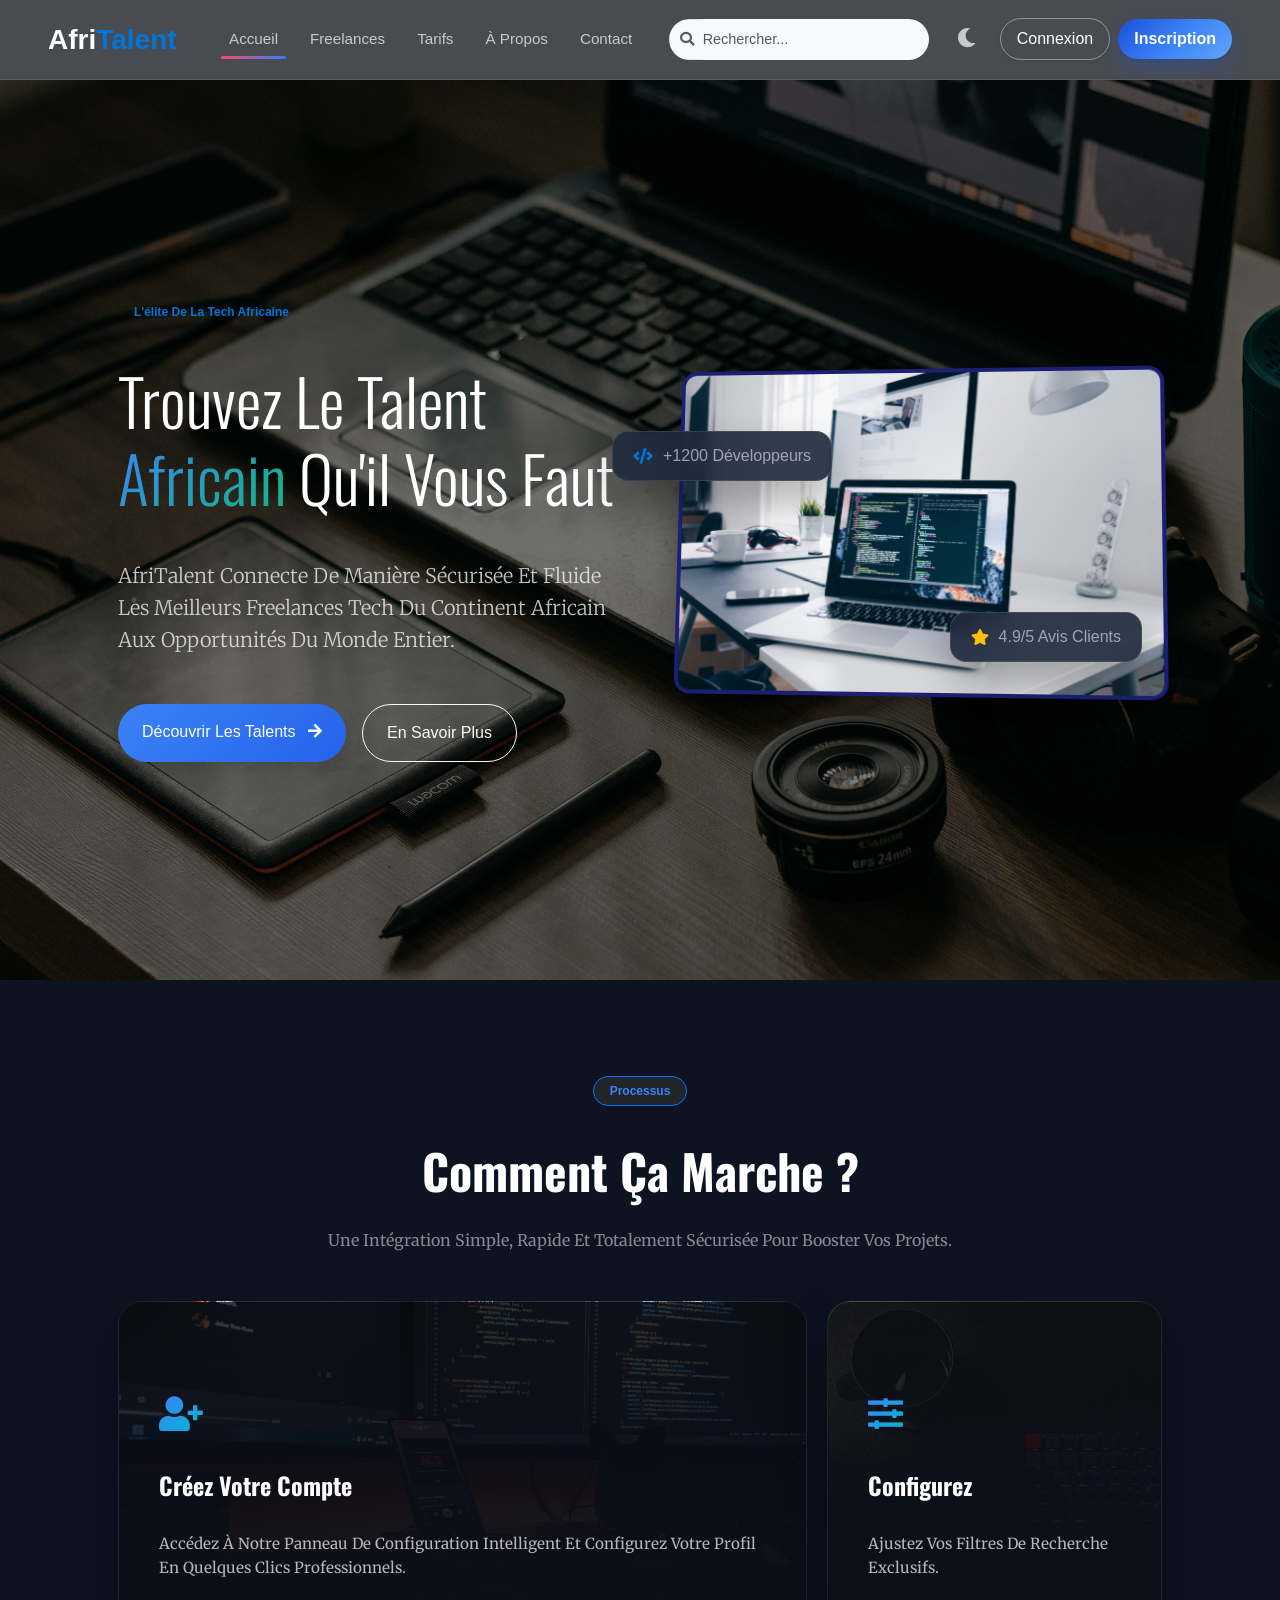
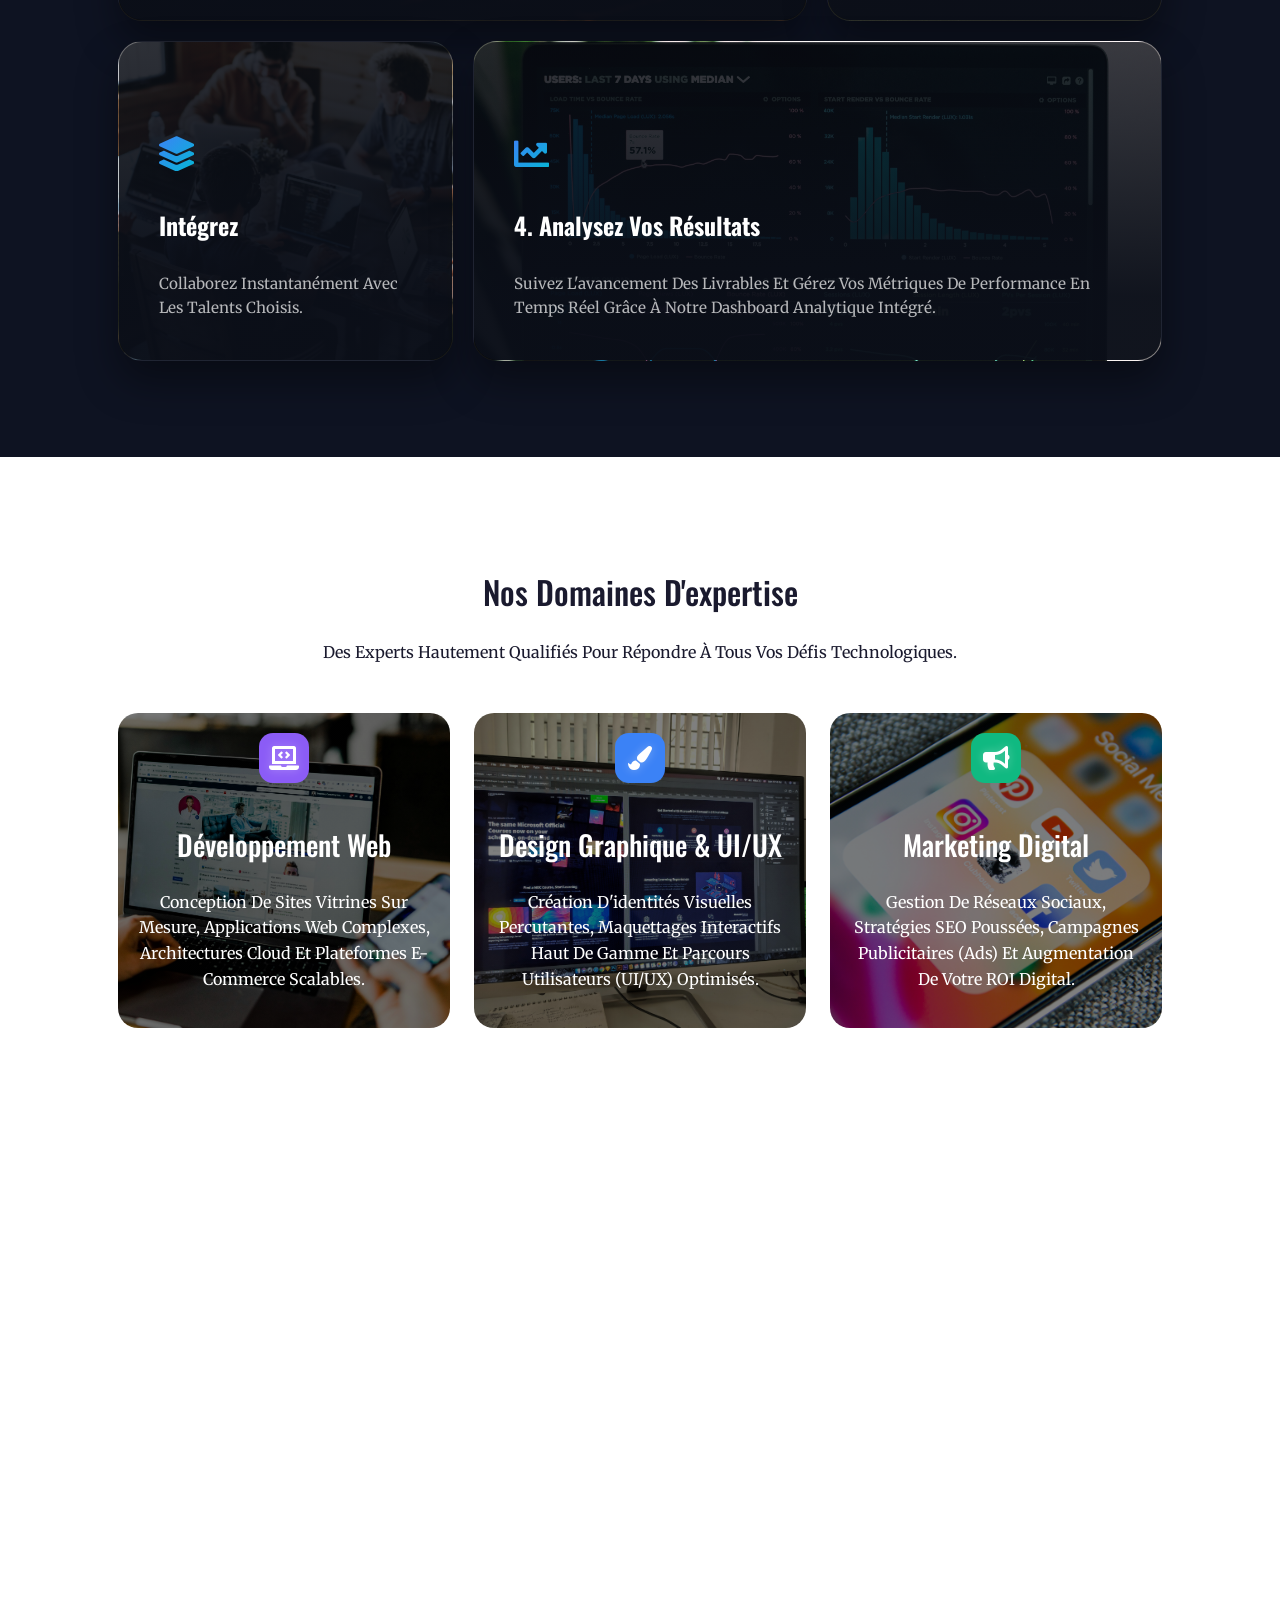
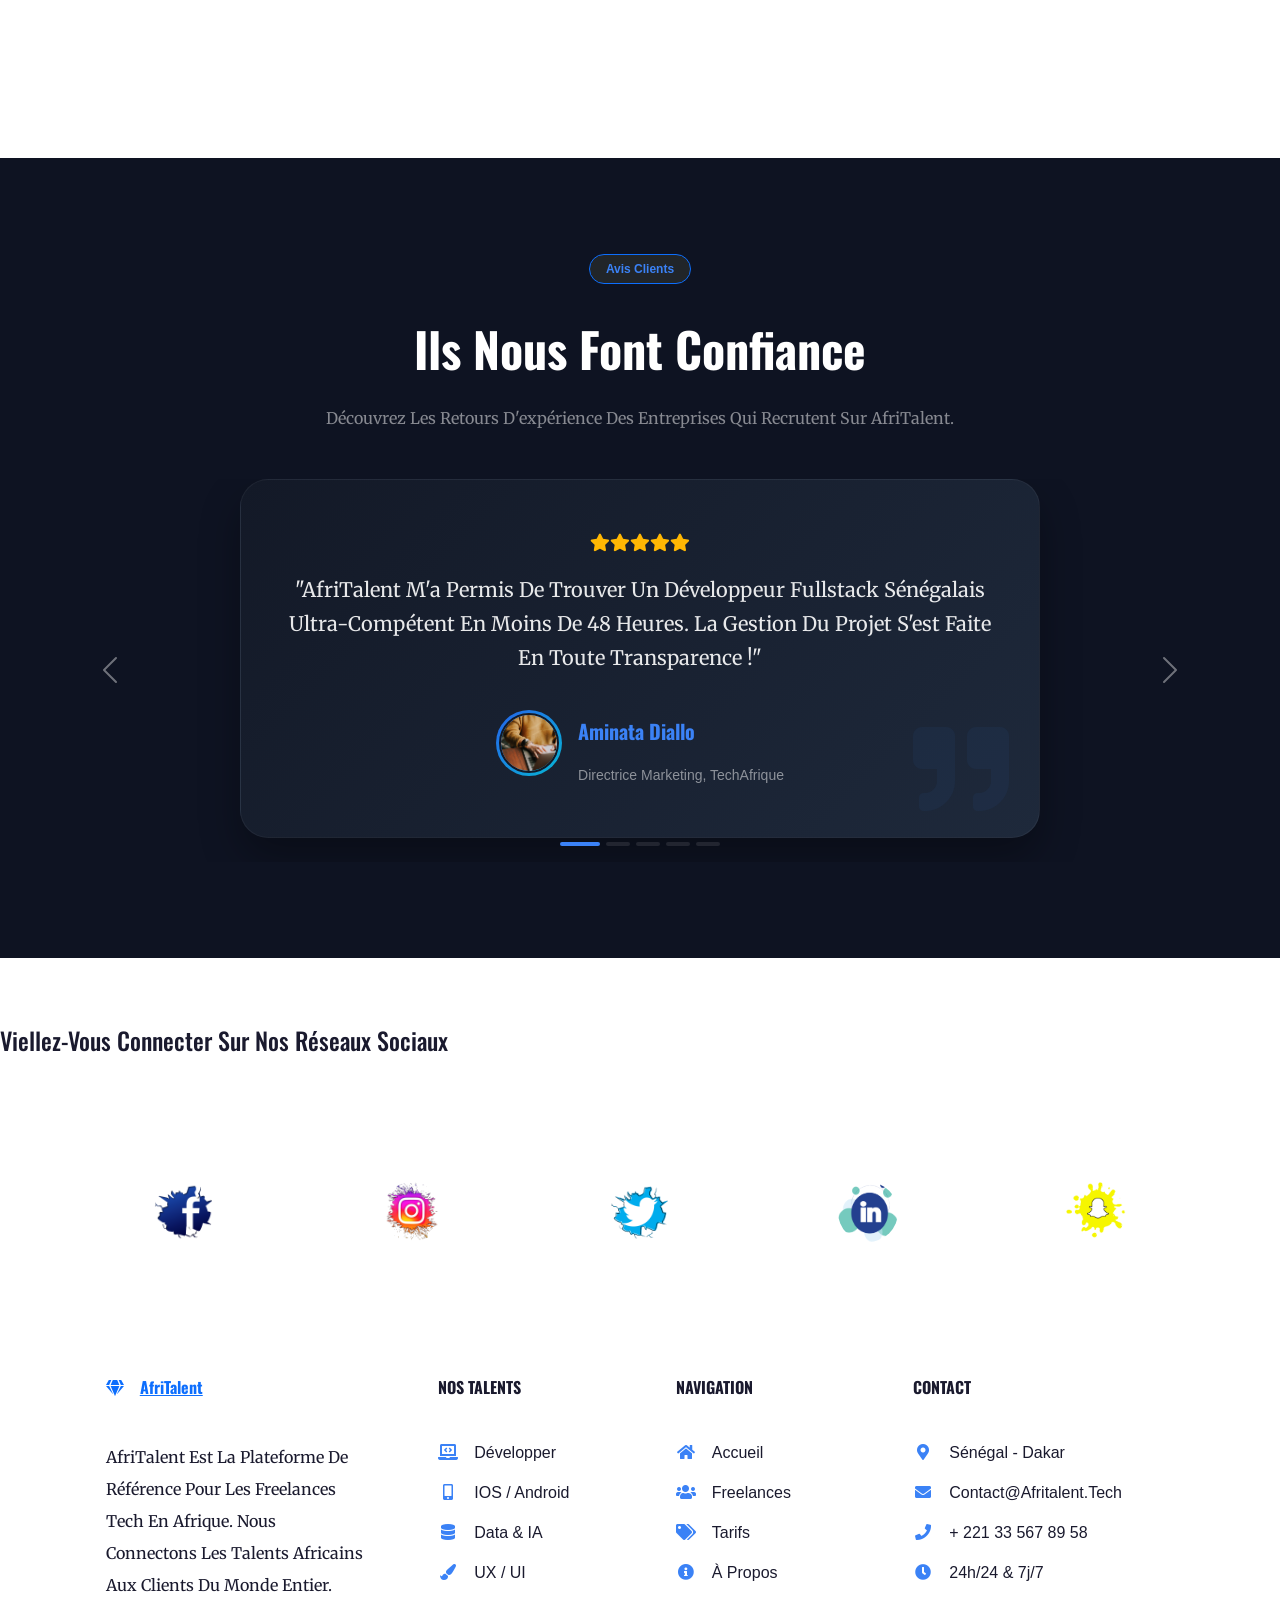
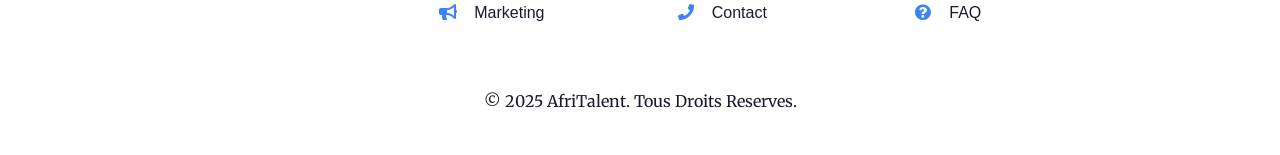
<file: index.html>
<!DOCTYPE html>
<html lang="fr">
<head> 
    <meta charset="UTF-8"> 
    <meta name="viewport" content="width=device-width, initial-scale=1.0"> 
    <title>AfriTalent</title> 
    <link rel="icon" href="images/favicon.ico.jfif" type="image/x-icon">
    <!-- Bootstrap 5 via CDN : feuille de style --> 
    <link href="https://cdn.jsdelivr.net/npm/bootstrap@5.3.0/dist/css/bootstrap.min.css" rel="stylesheet"> 
    <!-- Votre feuille de style personnelle --> 
    <link rel="stylesheet" href="css/style.css">
    <link rel="stylesheet" href="css/responsive.css">
    <!-- Fonts Google --> 
    <link rel="preconnect" href="https://fonts.googleapis.com">
    <link rel="preconnect" href="https://fonts.gstatic.com" crossorigin>
    <link href="https://fonts.googleapis.com/css2?family=Merriweather:opsz@18..144&family=Oswald:wght@200..700&display=swap" rel="stylesheet">
    <!-- Font Awesome --> 
    <link rel="stylesheet" href="https://cdnjs.cloudflare.com/ajax/libs/font-awesome/5.15.3/css/all.min.css">
</head>
<!-- AfriTalent | La plateforme des freelances tech en Afrique -->
<body> 
    <nav class="navbar navbar-expand-xl navbar-dark bg-dark sticky-top custom-navbar">
        <div class="container-fluid px-md-5"> 
            <a class="navbar-brand fw-bold fs-3" href="index.html">
                Afri<span class="text-primary-talent">Talent</span>
            </a>
            <button class="navbar-toggler" type="button" data-bs-toggle="collapse" data-bs-target="#navMenu" aria-controls="navMenu" aria-expanded="false" aria-label="Toggle navigation">
                <span class="navbar-toggler-icon"></span>
            </button>
            <div class="collapse navbar-collapse" id="navMenu">
            
                <ul class="navbar-nav mx-auto mb-2 mb-xl-0 gap-3">
                    <li class="nav-item"><a class="nav-link active" href="index.html">Accueil</a></li>
                    <li class="nav-item"><a class="nav-link" href="freelances.html">Freelances</a></li>
                    <li class="nav-item"><a class="nav-link" href="tarifs.html">Tarifs</a></li>
                    <li class="nav-item"><a class="nav-link" href="about.html">À propos</a></li>
                    <li class="nav-item"><a class="nav-link" href="contact.html">Contact</a></li>
                </ul>

                <div class="d-flex flex-column flex-xl-row align-items-stretch align-items-xl-center gap-3">
                    
                    <form class="search-navbar m-0" role="search" action="/recherche" method="GET">
                        <div class="input-group">
                            <span class="input-group-text bg-light text-muted border-end-0">
                                <i class="fas fa-search"></i>
                            </span>
                            <input class="form-control bg-light border-start-0 ps-0 text-dark" type="search" placeholder="Rechercher..." aria-label="Rechercher" name="query">
                        </div>
                    </form>

                    <div class="buton  d-flex align-items-center gap-2">
                        <button id="theme-toggle" class="btn theme-btn-style me-1" aria-label="Changer de thème">
                            <i class="fas fa-moon" id="theme-icon"></i>
                        </button>
                        <a href="connexion.html" class="btns-connexion btn-outline-light rounded-pill px-3 shadow-sm">Connexion</a>
                        <a href="inscription.html" class="btn-inscription btn-outline-light rounded-pill px-3 shadow-sm">Inscription</a>
                    </div>
                </div> 
            </div>
        </div>
    </nav>
    <!-- contenu principal -->
    
    <main> 
        <!-- SECTION HERO : DISPOSITION ASYMÉTRIQUE & TYPOGRAPHIE EXPRESSIVE -->
        <section id="hero-premium" class="d-flex align-items-center"> 
            <div class="container px-md-5">
                <div class="row align-items-center">
                    <div class="col-lg-6 hero-text-box">
                        <span class="badge bg-primary-soft text-primary-talent mb-3 px-3 py-2 rounded-pill fw-semibold">L'élite de la Tech Africaine</span>
                        <h1 class="display-3 fw-extrabold text-white mb-4">
                            Trouvez le talent <br><span class="text-gradient">Africain</span> qu'il vous faut
                        </h1> 
                        <p class="lead text-white6£-afri mb-5">
                            AfriTalent connecte de manière sécurisée et fluide les meilleurs freelances tech du continent africain aux opportunités du monde entier.
                        </p> 
                        <div class="d-flex gap-3 core-buttons">
                            <a href="freelances.html" class="btn btn-primary-talent rounded-pill px-4 py-3 shadow">Découvrir les talents <i class="fas fa-arrow-right ms-2"></i></a> 
                            <a href="#bento-section" class="btn btn-outline-light rounded-pill px-4 py-3">En savoir plus</a>
                        </div>
                    </div>
                    <div class="col-lg-6 position-relative mt-5 mt-lg-0">
                        <div class="hero-image-wrapper">
                            <div class="floating-card card-1"><i class="fas fa-code text-primary-talent"></i> <span>+1200 Développeurs</span></div>
                            <div class="floating-card card-2"><i class="fas fa-star text-warning"></i> <span>4.9/5 Avis clients</span></div>
                            <img src="images/image-1-(4).jpg
                            " alt="Freelance working" class="img-fluid rounded-4 shadow-2xl hero-img-asymmetric">
                        </div>
                    </div>
                </div>
            </div> 
        </section>
         <!-- section Bento -->
        <section id="bento-section" class="py-5 bg-dark-section">
            <div class="container px-md-5 py-5">
                <div class="text-center mb-5">
                    <span class="badge bg-dark text-blue-talent border border-primary mb-3 px-3 py-2 rounded-pill">Processus</span>
                    <h2 class="section-title text-white fw-bold display-5">Comment ça marche ?</h2>
                    <p class="text-white-50">Une intégration simple, rapide et totalement sécurisée pour booster vos projets.</p>
                </div>
                
                <div class="bento-grid">
                    <!-- Carte 1 : Inscription (Large) -->
                    <div class="bento-card bento-1">
                        <div class="bento-overlay"></div>
                        <div class="bento-content">
                            <div class="bento-icon"><i class="fas fa-user-plus"></i></div>
                            <h3>Créez votre compte</h3>
                            <p>Accédez à notre panneau de configuration intelligent et configurez votre profil en quelques clics professionnels.</p>
                        </div>
                    </div>

                    <!-- Carte 2 : Configuration (Petite) -->
                    <div class="bento-card bento-2">
                        <div class="bento-overlay"></div>
                        <div class="bento-content">
                            <div class="bento-icon"><i class="fas fa-sliders-h"></i></div>
                            <h3>Configurez</h3>
                            <p>Ajustez vos filtres de recherche exclusifs.</p>
                        </div>
                    </div>

                    <!-- Carte 3 : Intégration (Petite) -->
                    <div class="bento-card bento-3">
                        <div class="bento-overlay"></div>
                        <div class="bento-content">
                            <div class="bento-icon"><i class="fas fa-layer-group"></i></div>
                            <h3>Intégrez</h3>
                            <p>Collaborez instantanément avec les talents choisis.</p>
                        </div>
                    </div>

                    <!-- Carte 4 : Analyse (Large) -->
                    <div class="bento-card bento-4">
                        <div class="bento-overlay"></div>
                        <div class="bento-content">
                            <div class="bento-icon"><i class="fas fa-chart-line"></i></div>
                            <h3>4. Analysez vos résultats</h3>
                            <p>Suivez l'avancement des livrables et gérez vos métriques de performance en temps réel grâce à notre dashboard analytique intégré.</p>
                        </div>
                    </div>
                </div>
            </div>
        </section>
         <!-- Section Statistiques --> 
        <section id="services-premium" class="py-5"> 
            <div class="container px-md-5 py-5"> 
                <div class="text-center mb-5">
                    <h2>Nos domaines d'expertise</h2> 
                    <p class="">Des experts hautement qualifiés pour répondre à tous vos défis technologiques.</p>
                </div>
                <div class="row g-4"> 
                    <div class="col-md-4">
                        <div class="service-card-premium1">
                            <div class="icon-box bg-purple"><i class="fas fa-laptop-code"></i></div>
                            <h3>Développement Web</h3> 
                            <p>Conception de sites vitrines sur mesure, applications web complexes, architectures Cloud et plateformes e-commerce scalables.</p>
                        </div>
                    </div> 
                    <div class="col-md-4"> 
                        <div class="service-card-premium">
                            <div class="icon-box bg-blue">
                                <i class="fas fa-paint-brush"></i>
                            </div>
                            <h3>Design Graphique & UI/UX</h3> 
                            <p>Création d'identités visuelles percutantes, maquettages interactifs haut de gamme et parcours utilisateurs (UI/UX) optimisés.</p>
                        </div>
                    </div> 
                    <div class="col-md-4"> 
                        <div class="service-card-premium11">
                            <div class="icon-box bg-green"><i class="fas fa-bullhorn"></i></div>
                            <h3>Marketing Digital</h3> 
                            <p>Gestion de réseaux sociaux, stratégies SEO poussées, campagnes publicitaires (Ads) et augmentation de votre ROI digital.</p>
                        </div>
                    </div> 
                </div> 
            </div> 
        </section>
        <!-- SECTION STATISTIQUES : COMPTEURS PREMIUM --> 
        <section id="statistiques" class="py-5 bg-dark-stats fade-in"> 
            <div class="container py-5"> 
                <div class="text-center mb-5">
                    <span class="badge bg-dark text-blue-talent border border-primary mb-3 px-3 py-2 rounded-pill">Impact</span>
                    <h2 class="section-title fw-bold display-5">AfriTalent en chiffres</h2> 
                    <p class="">La première communauté tech qui transforme les opportunités sur le continent.</p>
                </div>

                <div class="row g-4 text-center justify-content-center"> 
                    
                    <!-- Stat 1 : Freelances -->
                    <div class="col-sm-6 col-md-4">
                        <div class="stat-card">
                            <div class="stat-icon"><i class="fas fa-users-cog"></i></div>
                            <div class="stat-number" data-target="3200">0</div>
                            <div class="stat-label">Freelances Qualifiés</div>
                        </div>
                    </div> 
            
                    <!-- Stat 2 : Pays -->
                    <div class="col-sm-6 col-md-4">
                        <div class="stat-card">
                            <div class="stat-icon"><i class="fas fa-globe-africa"></i></div>
                            <div class="stat-number" data-target="75">0</div>
                            <div class="stat-label">Pays Représentés</div>
                        </div>
                    </div> 
                    
                    <!-- Stat 3 : Projets -->
                    <div class="col-sm-6 col-md-4">
                        <div class="stat-card">
                            <div class="stat-icon"><i class="fas fa-laptop-house"></i></div>
                            <div class="stat-number" data-target="7500">0</div>
                            <div class="stat-label">Projets Réalisés</div>
                        </div>
                    </div> 

                </div> 
            </div> 
        </section>
        <!-- SECTION TÉMOIGNAGES --> 
        <section id="testimonials-carousel-section" class="py-5 bg-dark-section"> 
            <div class="container py-5"> 
                <div class="text-center mb-5">
                    <span class="badge bg-dark text-blue-talent border border-primary mb-3 px-3 py-2 rounded-pill">Avis clients</span>
                    <h2 class="section-title text-white fw-bold display-5">Ils nous font confiance</h2> 
                    <p class="text-white-50">Découvrez les retours d'expérience des entreprises qui recrutent sur AfriTalent.</p>
                </div>

                <div id="premiumTestimonialCarousel" class="carousel slide" data-bs-ride="carousel" data-bs-interval="5000">
                    <div class="carousel-indicators custom-indicators">
                        <button type="button" data-bs-target="#premiumTestimonialCarousel" data-bs-slide-to="0" class="active" aria-current="true"></button>
                        <button type="button" data-bs-target="#premiumTestimonialCarousel" data-bs-slide-to="1"></button>
                        <button type="button" data-bs-target="#premiumTestimonialCarousel" data-bs-slide-to="2"></button>
                        <button type="button" data-bs-target="#premiumTestimonialCarousel" data-bs-slide-to="3"></button>
                        <button type="button" data-bs-target="#premiumTestimonialCarousel" data-bs-slide-to="4"></button>
                    </div>

                    <div class="carousel-inner text-center text-white pb-4">
                        
                        <div class="carousel-item active">
                            <div class="testimonial-bubble shadow-lg mx-auto">
                                <i class="fas fa-quote-right quote-icon-bg"></i>
                                <div class="stars-rating mb-3">
                                    <i class="fas fa-star"></i><i class="fas fa-star"></i><i class="fas fa-star"></i><i class="fas fa-star"></i><i class="fas fa-star"></i>
                                </div>
                                <p class="fs-5 testimonial-text">"AfriTalent m'a permis de trouver un développeur Fullstack sénégalais ultra-compétent en moins de 48 heures. La gestion du projet s'est faite en toute transparence !"</p>
                                <div class="d-flex align-items-center justify-content-center mt-4 gap-3">
                                    <div class="avatar-wrapper">
                                        <img src="images/image-1-(3).jpg" alt="Aminata Diallo" class="rounded-circle testimonial-avatar">
                                    </div>
                                    <div class="text-start">
                                        <h5 class="text-blue-talent mb-0 fw-bold">Aminata Diallo</h5>
                                        <small class="text-white-50">Directrice Marketing, TechAfrique</small>
                                    </div>
                                </div>
                            </div>
                        </div>

                        <div class="carousel-item">
                            <div class="testimonial-bubble shadow-lg mx-auto">
                                <i class="fas fa-quote-right quote-icon-bg"></i>
                                <div class="stars-rating mb-3">
                                    <i class="fas fa-star"></i><i class="fas fa-star"></i><i class="fas fa-star"></i><i class="fas fa-star"></i><i class="fas fa-star"></i>
                                </div>
                                <p class="fs-5 testimonial-text">"Le système de Bento Grid et le suivi des résultats sont bluffants. Trouver des experts UX/UI basés au Kenya ou en Côte d'Ivoire n'a jamais été aussi intuitif."</p>
                                <div class="d-flex align-items-center justify-content-center mt-4 gap-3">
                                    <div class="avatar-wrapper">
                                        <img src="images/téléchargement-(4).jfif" alt="julliana Dubois" class="rounded-circle testimonial-avatar">
                                    </div>
                                    <div class="text-start">
                                        <h5 class="text-blue-talent mb-0 fw-bold">Marc Dubois</h5>
                                        <small class="text-white-50">Fondateur de NextGen Studio</small>
                                    </div>
                                </div>
                            </div>
                        </div>

                        <div class="carousel-item">
                            <div class="testimonial-bubble shadow-lg mx-auto">
                                <i class="fas fa-quote-right quote-icon-bg"></i>
                                <div class="stars-rating mb-3">
                                    <i class="fas fa-star"></i><i class="fas fa-star"></i><i class="fas fa-star"></i><i class="fas fa-star"></i><i class="fas fa-star"></i>
                                </div>
                                <p class="fs-5 testimonial-text">"La qualité technique des profils est impressionnante. Notre nouvel ingénieur DevOps basé au Cameroun a restructuré toute notre infrastructure Cloud en un temps record."</p>
                                <div class="d-flex align-items-center justify-content-center mt-4 gap-3">
                                    <div class="avatar-wrapper">
                                        <img src="images/Refined.jfif" alt="Patrice Kone" class="rounded-circle testimonial-avatar">
                                    </div>
                                    <div class="text-start">
                                        <h5 class="text-blue-talent mb-0 fw-bold">Patrice Koné</h5>
                                        <small class="text-white-50">CTO, KamCloud Services</small>
                                    </div>
                                </div>
                            </div>
                        </div>

                        <div class="carousel-item">
                            <div class="testimonial-bubble shadow-lg mx-auto">
                                <i class="fas fa-quote-right quote-icon-bg"></i>
                                <div class="stars-rating mb-3">
                                    <i class="fas fa-star"></i><i class="fas fa-star"></i><i class="fas fa-star"></i><i class="fas fa-star"></i><i class="text-white-50 far fa-star"></i>
                                </div>
                                <p class="fs-5 testimonial-text">"Ce qui me plaît le plus, c'est la sécurisation des paiements. Les freelances travaillent sereinement, et nous, nous ne débloquons les fonds que lorsque le code est validé."</p>
                                <div class="d-flex align-items-center justify-content-center mt-4 gap-3">
                                    <div class="avatar-wrapper">
                                        <img src="images/Crisp-Taper-Fade.jfif" alt="Sarah Jenkins" class="rounded-circle testimonial-avatar">
                                    </div>
                                    <div class="text-start">
                                        <h5 class="text-blue-talent mb-0 fw-bold">Sarah Jenkins</h5>
                                        <small class="text-white-50">Product Owner, GlobalTech NY</small>
                                    </div>
                                </div>
                            </div>
                        </div>

                        <div class="carousel-item">
                            <div class="testimonial-bubble shadow-lg mx-auto">
                                <i class="fas fa-quote-right quote-icon-bg"></i>
                                <div class="stars-rating mb-3">
                                    <i class="fas fa-star"></i><i class="fas fa-star"></i><i class="fas fa-star"></i><i class="fas fa-star"></i><i class="fas fa-star"></i>
                                </div>
                                <p class="fs-5 testimonial-text">"En tant que startup, recruter des talents hautement qualifiés à des tarifs compétitifs via AfriTalent a littéralement sauvé notre phase de lancement applicatif."</p>
                                <div class="d-flex align-items-center justify-content-center mt-4 gap-3">
                                    <div class="avatar-wrapper">
                                        <img src="images/alexander-shatov-mr4JG4SYOF8-unsplash.jpg" alt="Ousmane Sy" class="rounded-circle testimonial-avatar">
                                    </div>
                                    <div class="text-start">
                                        <h5 class="text-blue-talent mb-0 fw-bold">Ousmane Sy</h5>
                                        <small class="text-white-50">Co-fondateur, Baobab Invest</small>
                                    </div>
                                </div>
                            </div>
                        </div>

                    </div>

                    <button class="carousel-control-prev custom-carousel-btn" type="button" data-bs-target="#premiumTestimonialCarousel" data-bs-slide="prev">
                        <span class="carousel-control-prev-icon" aria-hidden="true"></span>
                    </button>
                    <button class="carousel-control-next custom-carousel-btn" type="button" data-bs-target="#premiumTestimonialCarousel" data-bs-slide="next">
                        <span class="carousel-control-next-icon" aria-hidden="true"></span>
                    </button>
                </div>
            </div> 
        </section>
    </main>
    <!-- Pied de page --> 
    <footer class="text-center text-lg-start   mt-5">
        <!-- div: Social media -->
            <div class="me-5 d-none d-lg-block">
                <h4>viellez-vous connecter sur nos réseaux sociaux</h4>
            </div>
        <!-- div: Social media -->
        <div class="social-media">
            <div class="container text-center">
                <div class="row social-icones">
                    <div class="col"><a href="https://www.facebook.com"><img src="images/facboook.jpg" alt=""></a></div>
                    <div class="col"><a href="https://www.instagram.com"><img src="images/insta.png" alt="" ></a></div>
                    <div class="col"><a href="https://www.twitter.com"><img src="images/twitter.png" alt=""></a></div>                            
                    <div class="col"><a href="https://www.linkedin.com"><img src="images/linkedin.png" alt=""></a></div>
                    <div class="col"><a href="https://www.snapchat.com"><img src="images/snap.png" alt=""></a></div>
                </div>
            </div>
        </div>
        <!-- div: Links  -->
        <div class="container">
            <div class="row mt-3">           
                <div class="col-md-3 col-lg-4 col-xl-3 mx-auto mb-4">
                    <h6 class="text-uppercase fw-bold mb-4 text-blue-talent">
                        <a href="index.html"><i class="fas fa-gem me-3 t-done"></i>AfriTalent</a>
                    </h6>
                    <p class=" lh-lg">
                        AfriTalent est la plateforme de référence pour les freelances tech en Afrique. 
                        Nous connectons les talents africains aux clients du monde entier.
                    </p>
                </div>                
                <div class="col-md-2 col-lg-2 col-xl-2 mx-auto mb-4">
                    <h6 class="text-uppercase fw-bold mb-4 ">Nos Talents</h6>
                    <ul class="list-unstyled footer-links">
                        <li class="mb-3"><a href="developpement-web.html" class="text-reset"><i class="fas fa-laptop-code me-3 icon-width"></i>Développer</a></li>
                        <li class="mb-3"><a href="mobile.html" class="text-reset"><i class="fas fa-mobile-alt me-3 icon-width"></i>iOS / Android</a></li>
                        <li class="mb-3"><a href="data-science.html" class="text-reset"><i class="fas fa-database me-3 icon-width"></i>Data & IA</a></li>
                        <li class="mb-3"><a href="design-ux-ui.html" class="text-reset"><i class="fas fa-paint-brush me-3 icon-width"></i>UX / UI</a></li>
                        <li class="mb-3"><a href="marketing-digital.html" class="text-reset"><i class="fas fa-bullhorn me-3 icon-width"></i>Marketing</a></li>
                    </ul>
                </div>
                <div class="col-md-3 col-lg-2 col-xl-2 mx-auto mb-4">
                    <h6 class="text-uppercase fw-bold mb-4 ">Navigation</h6>
                    <ul class="list-unstyled footer-links">
                        <li class="mb-3"><a href="index.html" class="text-reset"><i class="fas fa-home me-3 icon-width"></i>Accueil</a></li>
                        <li class="mb-3"><a href="freelances.html" class="text-reset"><i class="fas fa-users me-3 icon-width"></i>Freelances</a></li>
                        <li class="mb-3"><a href="tarifs.html" class="text-reset"><i class="fas fa-tags me-3 icon-width"></i>Tarifs</a></li>
                        <li class="mb-3"><a href="about.html" class="text-reset"><i class="fas fa-info-circle me-3 icon-width"></i>À propos</a></li>
                        <li class="mb-3"><a href="contact.html" class="text-reset"><i class="fas fa-phone me-3 icon-width"></i>Contact</a></li>
                    </ul>
                </div>               
                <div class="col-md-4 col-lg-3 col-xl-3 mx-auto mb-md-0 mb-4">
                    <h6 class="text-uppercase fw-bold mb-4 ">Contact</h6>
                    <ul class="list-unstyled footer-links">
                        <li class="mb-3"><a href="http://maps.google.com" target="_blank" class="text-reset"><i class="fas fa-map-marker-alt me-3 icon-width"></i>Sénégal - Dakar</a></li>
                        <li class="mb-3"><a href="mailto:contact@afritalent.tech" class="text-reset"><i class="fas fa-envelope me-3 icon-width"></i>contact@afritalent.tech</a></li>
                        <li class="mb-3"><a href="tel:+221335678958" class="text-reset"><i class="fas fa-phone me-3 icon-width"></i>+ 221 33 567 89 58</a></li>
                        <li class="mb-3"><a href="horaire.html" class="text-reset"><i class="fas fa-clock me-3 icon-width"></i>24h/24 & 7j/7</a></li>
                        <li class="mb-3"><a href="faq.html" class="text-reset"><i class="fas fa-question-circle me-3 icon-width"></i>FAQ</a></li>
                    </ul>
                </div>
            </div>
        </div>       
        <!-- Copyright -->
        <div class="container py-4"> 
            <p class="text-center">&copy; 2025 AfriTalent. Tous droits reserves.</p> 
        </div> 
    </footer>
    <!-- Footer -->
      <!-- Bouton Retour en haut -->
        <button id="back-to-top" class="btn btn-primary shadow" style="display: none; position: fixed; bottom: 20px; right: 20px; z-index: 1000;">
            <i class="fas fa-arrow-up"></i>
        </button>
    <!-- Bootstrap 5 via CDN : script JavaScript --> 
    <script src="https://cdn.jsdelivr.net/npm/bootstrap@5.3.0/dist/js/bootstrap.bundle.min.js"></script> 

    <!-- Votre script JavaScript --> 
    <script src="js/main.js"></script>
    
</body>
</html>
</file>
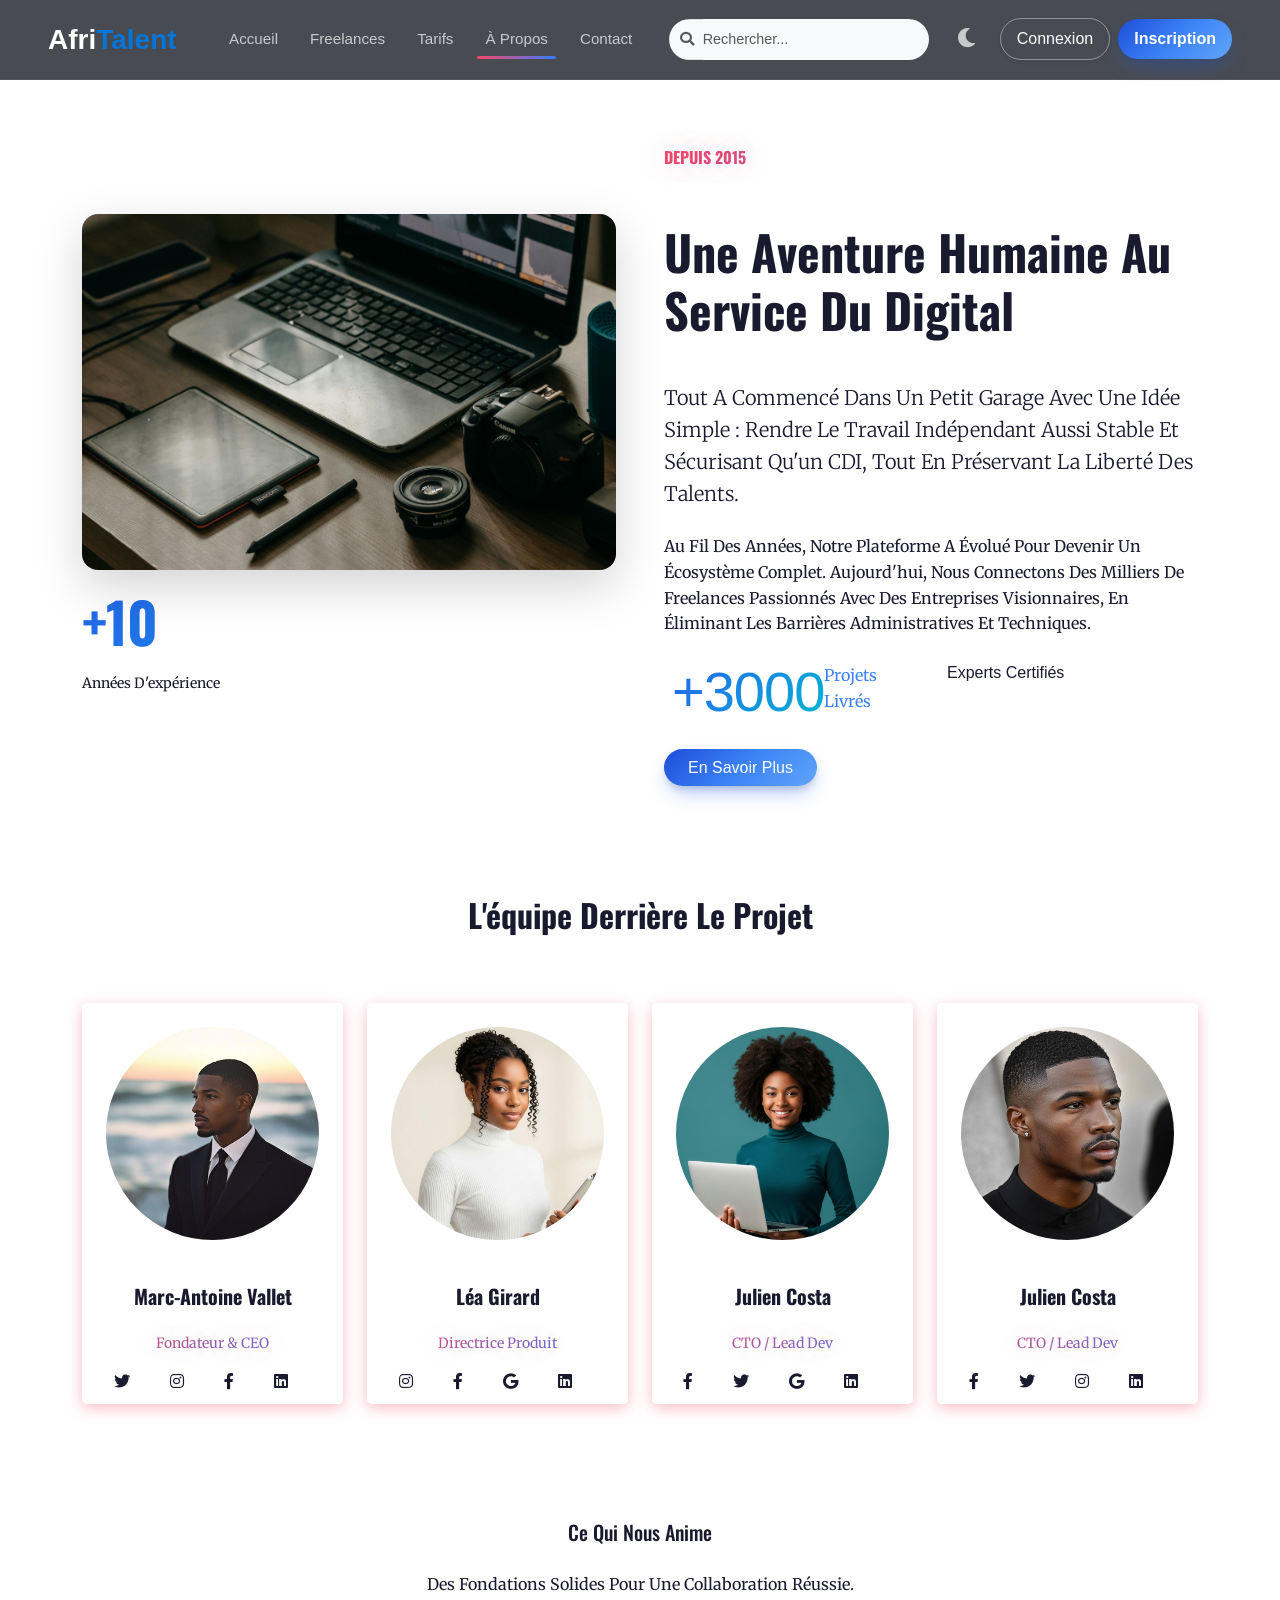
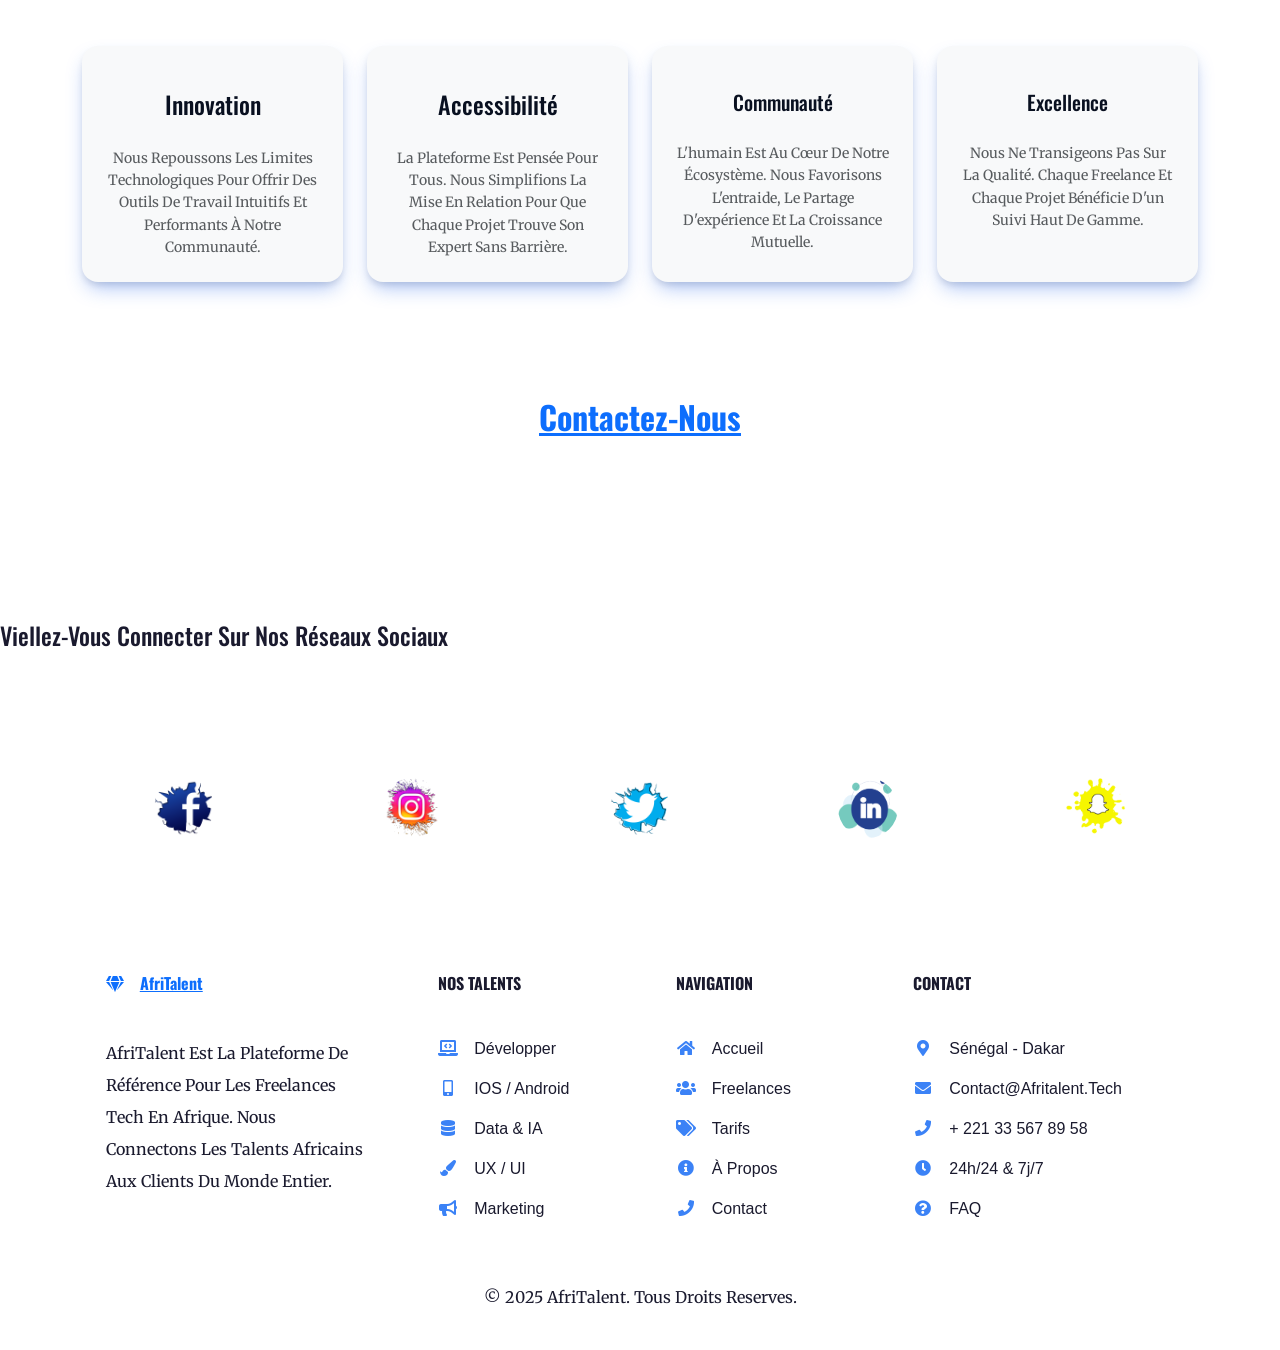
<file: about.html>
<!DOCTYPE html>
<html lang="fr">
<head> 
    <meta charset="UTF-8"> 
    <meta name="viewport" content="width=device-width, initial-scale=1.0"> 
    <title>AfriTalent</title> 
    <link rel="icon" href="images/favicon.ico.jfif" type="image/x-icon">
    <!-- Bootstrap 5 via CDN : feuille de style --> 
    <link href="https://cdn.jsdelivr.net/npm/bootstrap@5.3.0/dist/css/bootstrap.min.css" rel="stylesheet">   
    <!-- Votre feuille de style personnelle --> 
    <link rel="stylesheet" href="css/style.css">
    <link rel="stylesheet" href="css/responsive.css">
    <!-- Fonts Google --> 
    <link rel="preconnect" href="https://fonts.googleapis.com">
    <link rel="preconnect" href="https://fonts.gstatic.com" crossorigin>
    <link href="https://fonts.googleapis.com/css2?family=Merriweather:opsz@18..144&family=Oswald:wght@200..700&display=swap" rel="stylesheet">
    <!-- Font Awesome --> 
    <link rel="stylesheet" href="https://cdnjs.cloudflare.com/ajax/libs/font-awesome/5.15.3/css/all.min.css">

</head>

<body> 
    <!-- Le contenu de la page sera ajoute ici --> 

    <!-- Navigation Bootstrap commune a toutes les pages --> 
       <nav class="navbar navbar-expand-xl navbar-dark bg-dark sticky-top custom-navbar">
        <div class="container-fluid px-md-5"> 
            <a class="navbar-brand fw-bold fs-3" href="index.html">
                Afri<span class="text-primary-talent">Talent</span>
            </a>
            <button class="navbar-toggler" type="button" data-bs-toggle="collapse" data-bs-target="#navMenu" aria-controls="navMenu" aria-expanded="false" aria-label="Toggle navigation">
                <span class="navbar-toggler-icon"></span>
            </button>
            <div class="collapse navbar-collapse" id="navMenu">
            
                <ul class="navbar-nav mx-auto mb-2 mb-xl-0 gap-3">
                    <li class="nav-item"><a class="nav-link" href="index.html">Accueil</a></li>
                    <li class="nav-item"><a class="nav-link" href="freelances.html">Freelances</a></li>
                    <li class="nav-item"><a class="nav-link" href="tarifs.html">Tarifs</a></li>
                    <li class="nav-item"><a class="nav-link active" href="about.html">À propos</a></li>
                    <li class="nav-item"><a class="nav-link" href="contact.html">Contact</a></li>
                </ul>

                <div class="d-flex flex-column flex-xl-row align-items-stretch align-items-xl-center gap-3">
                    
                    <form class="search-navbar m-0" role="search" action="/recherche" method="GET">
                        <div class="input-group">
                            <span class="input-group-text bg-light text-muted border-end-0">
                                <i class="fas fa-search"></i>
                            </span>
                            <input class="form-control bg-light border-start-0 ps-0 text-dark" type="search" placeholder="Rechercher..." aria-label="Rechercher" name="query">
                        </div>
                    </form>

                    <div class="buton  d-flex align-items-center gap-2">
                        <button id="theme-toggle" class="btn theme-btn-style me-1" aria-label="Changer de thème">
                            <i class="fas fa-moon" id="theme-icon"></i>
                        </button>
                        <a href="connexion.html" class="btns-connexion btn-outline-light rounded-pill px-3 shadow-sm">Connexion</a>
                        <a href="inscription.html" class="btn-inscription btn-outline-light rounded-pill px-3 shadow-sm">Inscription</a>
                    </div>
                </div> 
            </div>
        </div>
    </nav>
    <!-- contenu principal -->
     <main>
        <!-- section a propos -->
        <section class="py-5">
            <div class="container">
                <div class="row align-items-center g-5">
                
                    <div class="col-lg-6">
                        <div class="position-relative">
                            <img src="images/pexels-kawerodriguess-15977087.jpg" 
                                class="img-fluid rounded-4 shadow-lg" 
                                alt="L'équipe au travail">
                            <div>
                                <h3 class="fw-bold mb-0 stat-number" data-target="10">0</h3>
                                <p class="mb-0 small">Années d'expérience</p>
                            </div>
                        </div>
                    </div>
                    <div class="col-lg-6">
                        <h6 class="text-gradient-talent fw-bold text-uppercase mb-3">Depuis 2015</h6>
                        <h2 class="display-5 fw-bold mb-4">Une aventure humaine au service du digital</h2>
                        <p class="lead mb-4">
                        Tout a commencé dans un petit garage avec une idée simple : rendre le travail indépendant aussi stable et sécurisant qu'un CDI, tout en préservant la liberté des talents.
                        </p>
                        <p class=" mb-4">
                        Au fil des années, notre plateforme a évolué pour devenir un écosystème complet. Aujourd'hui, nous connectons des milliers de freelances passionnés avec des entreprises visionnaires, en éliminant les barrières administratives et techniques.
                        </p>
                        <div class="row g-3 mb-4">
                            <div class="col-6">
                                <div class="d-flex align-items-center">
                                    <i class="bi bi-check-circle-fill text-primary me-2"></i>
                                    <span class="fw-medium  stat-number" data-target="3000">0</span><p class="projet">Projets livrés</p> 

                                </div>
                            </div>
                            <div class="col-6">
                                <div class="d-flex align-items-center">
                                    <i class="bi bi-check-circle-fill text-primary me-2"></i>
                                    <span class="fw-medium">Experts certifiés</span>
                                </div>
                            </div>
                        </div>
                        <a href="#contact" class="btn-about btn-primary btn-lg px-4 rounded-pill">En savoir plus</a>
                    </div>
                </div>
            </div>
        </section>
        <!-- section equipe -->
        <section class="container py-5">
            <h2 class="text-center mb-5 fw-bold">L'équipe derrière le projet</h2>
            
            <div class="row g-4">
                <div class="col-md-6 col-lg-3">
                    <div class="card-about border-0 shadow-sm text-center h-100">
                        <div class="p-4">
                        <img src="images/Crisp-Taper-Fade.jfif" class="card-img-top rounded-circle mx-auto" alt="Marc Antoine">
                        </div>
                        <div class="card-body pt-0">
                            <h5 class="card-title fw-bold mb-1">Marc-Antoine Vallet</h5>
                            <p class="text-gradient-talent  small mb-3">Fondateur & CEO</p>
                            <div class="d-flex justify-content-center gap-3">
                                <a href="https://www.twitter.com" class="me-4 text-reset"><i class="fab fa-twitter"></i></a>
                                <a href="https://www.instagram.com" class="me-4 text-reset"><i class="fab fa-instagram"></i></a>
                                <a href="https://web.facebook.com" class="me-4 text-reset"><i class="fab fa-facebook-f"></i></a>
                                <a href="https://www.linkedin.com" class="me-4 text-reset"><i class="fab fa-linkedin"></i></a>
                            </div>
                        </div>
                    </div>
                </div>

                <div class="col-md-6 col-lg-3">
                <div class="card-about border-0 shadow-sm text-center h-100">
                    <div class="p-4">
                        <img src="images/African.jfif" class="card-img-top rounded-circle mx-auto" alt="Marc Antoine">
                    </div>
                    <div class="card-body pt-0">
                        <h5 class="card-title fw-bold mb-1">Léa Girard</h5>
                        <p class="text-gradient-talent  small mb-3">Directrice Produit</p>
                        <div class="d-flex justify-content-center gap-3">
                            <a href="https://www.instagram.com" class="me-4 text-reset"><i class="fab fa-instagram"></i></a>
                            <a href="https://web.facebook.com" class="me-4 text-reset"><i class="fab fa-facebook-f"></i></a>
                            <a href="https://www.google.com" class="me-4 text-reset"><i class="fab fa-google"></i></a>
                            <a href="https://www.linkedin.com" class="me-4 text-reset"><i class="fab fa-linkedin"></i></a>
                        </div>
                    </div>
                </div>
                </div>

                <div class="col-md-6 col-lg-3">
                    <div class="card-about border-0 shadow-sm text-center h-100">
                        <div class="p-4">
                            <img src="images/téléchargement-(5).jfif" class="card-img-top rounded-circle mx-auto" alt="Marc Antoine">
                        </div>
                        <div class="card-body pt-0">
                            <h5 class="card-title fw-bold mb-1">Julien Costa</h5>
                            <p class="text-gradient-talent  small mb-3">CTO / Lead Dev</p>
                            <div class="d-flex justify-content-center gap-3">
                                <a href="https://web.facebook.com" class="me-4 text-reset"><i class="fab fa-facebook-f"></i></a>
                                <a href="https://www.twitter.com" class="me-4 text-reset"><i class="fab fa-twitter"></i></a>
                                <a href="https://www.google.com" class="me-4 text-reset"><i class="fab fa-google"></i></a>
                                <a href="https://www.linkedin.com" class="me-4 text-reset"><i class="fab fa-linkedin"></i></a>
                            </div>
                        </div>
                    </div>
                </div>

                <div class="col-md-6 col-lg-3">
                    <div class="card-about border-0 shadow-sm text-center h-100">
                        <div class="p-4">
                            <img src="images/Refined.jfif" class="card-img-top rounded-circle mx-auto" alt="Marc Antoine">
                        </div>
                        <div class="card-body pt-0">
                            <h5 class="card-title fw-bold mb-1">Julien Costa</h5>
                            <p class="text-gradient-talent small mb-3">CTO / Lead Dev</p>
                            <div class="d-flex justify-content-center gap-3">
                                <a href="https://web.facebook.com" class="me-4 text-reset"><i class="fab fa-facebook-f"></i></a>
                                <a href="https://www.twitter.com" class="me-4 text-reset"><i class="fab fa-twitter"></i></a>
                                <a href="https://www.instagram.com" class="me-4 text-reset"><i class="fab fa-instagram"></i></a>
                                <a href="https://www.linkedin.com" class="me-4 text-reset"><i class="fab fa-linkedin"></i></a>
                            </div>
                        </div>
                    </div>
                </div>
            </div>
        </section>
        <!-- Valeurs -->
        <section class="container py-5">
            <div class="text-center mb-5">
                <h2 class="h5">Ce qui nous anime</h2>
                <p class="">Des fondations solides pour une collaboration réussie.</p>
            </div>

            <div class="row g-4 text-center  ">
                <div class="col-md-6 col-lg-3 ">
                    <div class="p-4 h-100 bg-light rounded-4 border-0 transition-hover card-anime">
                        <div>
                            <i class="bi bi-lightbulb fs-2"></i>
                        </div>
                        <h4>Innovation</h4>
                        <p class="text-muted small mb-0">Nous repoussons les limites technologiques pour offrir des outils de travail intuitifs et performants à notre communauté.</p>
                    </div>
                </div>
                <div class="col-md-6 col-lg-3 ">
                    <div class="p-4 h-100 bg-light rounded-4 border-0 transition-hover card-anime">
                        <div>
                            <i class="bi bi-universal-access fs-2"></i>
                        </div>
                        <h4 class="">Accessibilité</h4>
                        <p class="text-muted small mb-0">La plateforme est pensée pour tous. Nous simplifions la mise en relation pour que chaque projet trouve son expert sans barrière.</p>
                    </div>
                </div>

                <div class="col-md-6 col-lg-3 ">
                    <div class="p-4 h-100 bg-light rounded-4 border-0 transition-hover card-anime">
                        <div>
                            <i class="bi bi-people fs-2"></i>
                        </div>
                        <h4 class="h5">Communauté</h4>
                        <p class="text-muted small mb-0">L'humain est au cœur de notre écosystème. Nous favorisons l'entraide, le partage d'expérience et la croissance mutuelle.</p>
                    </div>
                </div>

                <div class="col-md-6 col-lg-3 ">
                <div class="p-4 h-100 bg-light rounded-4 border-0 transition-hover card-anime">
                    <div>
                        <i class="bi bi-gem fs-2"></i>
                    </div>
                    <h4 class=" h5">Excellence</h4>
                    <p class="text-muted small mb-0">Nous ne transigeons pas sur la qualité. Chaque freelance et chaque projet bénéficie d'un suivi haut de gamme.</p>
                </div>
                </div>
            </div>
        </section>
        <!-- section contact -->
        <section id="contact" class="container py-5">
            <a href="contact.html">
                <h2 class="text-center mb-5 fw-bold">Contactez-nous</h2>
            </a>
        </section>
    </main>
    <!-- Pied de page --> 
   <footer class="text-center text-lg-start   mt-5">
        <!-- div: Social media -->
            <div class="me-5 d-none d-lg-block">
                <h4>viellez-vous connecter sur nos réseaux sociaux</h4>
            </div>
        <!-- div: Social media -->
        <div class="social-media">
            <div class="container text-center">
                <div class="row social-icones">
                    <div class="col"><a href="https://www.facebook.com"><img src="images/facboook.jpg" alt=""></a></div>
                    <div class="col"><a href="https://www.instagram.com"><img src="images/insta.png" alt="" ></a></div>
                    <div class="col"><a href="https://www.twitter.com"><img src="images/twitter.png" alt=""></a></div>                            
                    <div class="col"><a href="https://www.linkedin.com"><img src="images/linkedin.png" alt=""></a></div>
                    <div class="col"><a href="https://www.snapchat.com"><img src="images/snap.png" alt=""></a></div>
                </div>
            </div>
        </div>
        <!-- div: Links  -->
        <div class="container">
            <div class="row mt-3">           
                <div class="col-md-3 col-lg-4 col-xl-3 mx-auto mb-4">
                    <h6 class="text-uppercase fw-bold mb-4 text-blue-talent">
                        <a href="index.html"><i class="fas fa-gem me-3 t-done"></i>AfriTalent</a>
                    </h6>
                    <p class=" lh-lg">
                        AfriTalent est la plateforme de référence pour les freelances tech en Afrique. 
                        Nous connectons les talents africains aux clients du monde entier.
                    </p>
                </div>                
                <div class="col-md-2 col-lg-2 col-xl-2 mx-auto mb-4">
                    <h6 class="text-uppercase fw-bold mb-4 ">Nos Talents</h6>
                    <ul class="list-unstyled footer-links">
                        <li class="mb-3"><a href="developpement-web.html" class="text-reset"><i class="fas fa-laptop-code me-3 icon-width"></i>Développer</a></li>
                        <li class="mb-3"><a href="mobile.html" class="text-reset"><i class="fas fa-mobile-alt me-3 icon-width"></i>iOS / Android</a></li>
                        <li class="mb-3"><a href="data-science.html" class="text-reset"><i class="fas fa-database me-3 icon-width"></i>Data & IA</a></li>
                        <li class="mb-3"><a href="design-ux-ui.html" class="text-reset"><i class="fas fa-paint-brush me-3 icon-width"></i>UX / UI</a></li>
                        <li class="mb-3"><a href="marketing-digital.html" class="text-reset"><i class="fas fa-bullhorn me-3 icon-width"></i>Marketing</a></li>
                    </ul>
                </div>
                <div class="col-md-3 col-lg-2 col-xl-2 mx-auto mb-4">
                    <h6 class="text-uppercase fw-bold mb-4 ">Navigation</h6>
                    <ul class="list-unstyled footer-links">
                        <li class="mb-3"><a href="index.html" class="text-reset"><i class="fas fa-home me-3 icon-width"></i>Accueil</a></li>
                        <li class="mb-3"><a href="freelances.html" class="text-reset"><i class="fas fa-users me-3 icon-width"></i>Freelances</a></li>
                        <li class="mb-3"><a href="tarifs.html" class="text-reset"><i class="fas fa-tags me-3 icon-width"></i>Tarifs</a></li>
                        <li class="mb-3"><a href="about.html" class="text-reset"><i class="fas fa-info-circle me-3 icon-width"></i>À propos</a></li>
                        <li class="mb-3"><a href="contact.html" class="text-reset"><i class="fas fa-phone me-3 icon-width"></i>Contact</a></li>
                    </ul>
                </div>               
                <div class="col-md-4 col-lg-3 col-xl-3 mx-auto mb-md-0 mb-4">
                    <h6 class="text-uppercase fw-bold mb-4 ">Contact</h6>
                    <ul class="list-unstyled footer-links">
                        <li class="mb-3"><a href="http://maps.google.com" target="_blank" class="text-reset"><i class="fas fa-map-marker-alt me-3 icon-width"></i>Sénégal - Dakar</a></li>
                        <li class="mb-3"><a href="mailto:contact@afritalent.tech" class="text-reset"><i class="fas fa-envelope me-3 icon-width"></i>contact@afritalent.tech</a></li>
                        <li class="mb-3"><a href="tel:+221335678958" class="text-reset"><i class="fas fa-phone me-3 icon-width"></i>+ 221 33 567 89 58</a></li>
                        <li class="mb-3"><a href="horaire.html" class="text-reset"><i class="fas fa-clock me-3 icon-width"></i>24h/24 & 7j/7</a></li>
                        <li class="mb-3"><a href="faq.html" class="text-reset"><i class="fas fa-question-circle me-3 icon-width"></i>FAQ</a></li>
                    </ul>
                </div>
            </div>
        </div>       
        <!-- Copyright -->
        <div class="container py-4"> 
            <p class="text-center">&copy; 2025 AfriTalent. Tous droits reserves.</p> 
        </div> 
    </footer>
    <!-- Footer -->
         <!-- Bouton Retour en haut -->
    <button id="back-to-top" class="btn btn-primary shadow" style="display: none; position: fixed; bottom: 20px; right: 20px; z-index: 1000;">
        <i class="fas fa-arrow-up"></i>
    </button>
    <!-- Bootstrap 5 via CDN : script JavaScript --> 
    <script src="https://cdn.jsdelivr.net/npm/bootstrap@5.3.0/dist/js/bootstrap.bundle.min.js"></script> 

    <!-- Votre script JavaScript --> 
    <script src="js/main.js"></script>

</body>
</html>
</file>
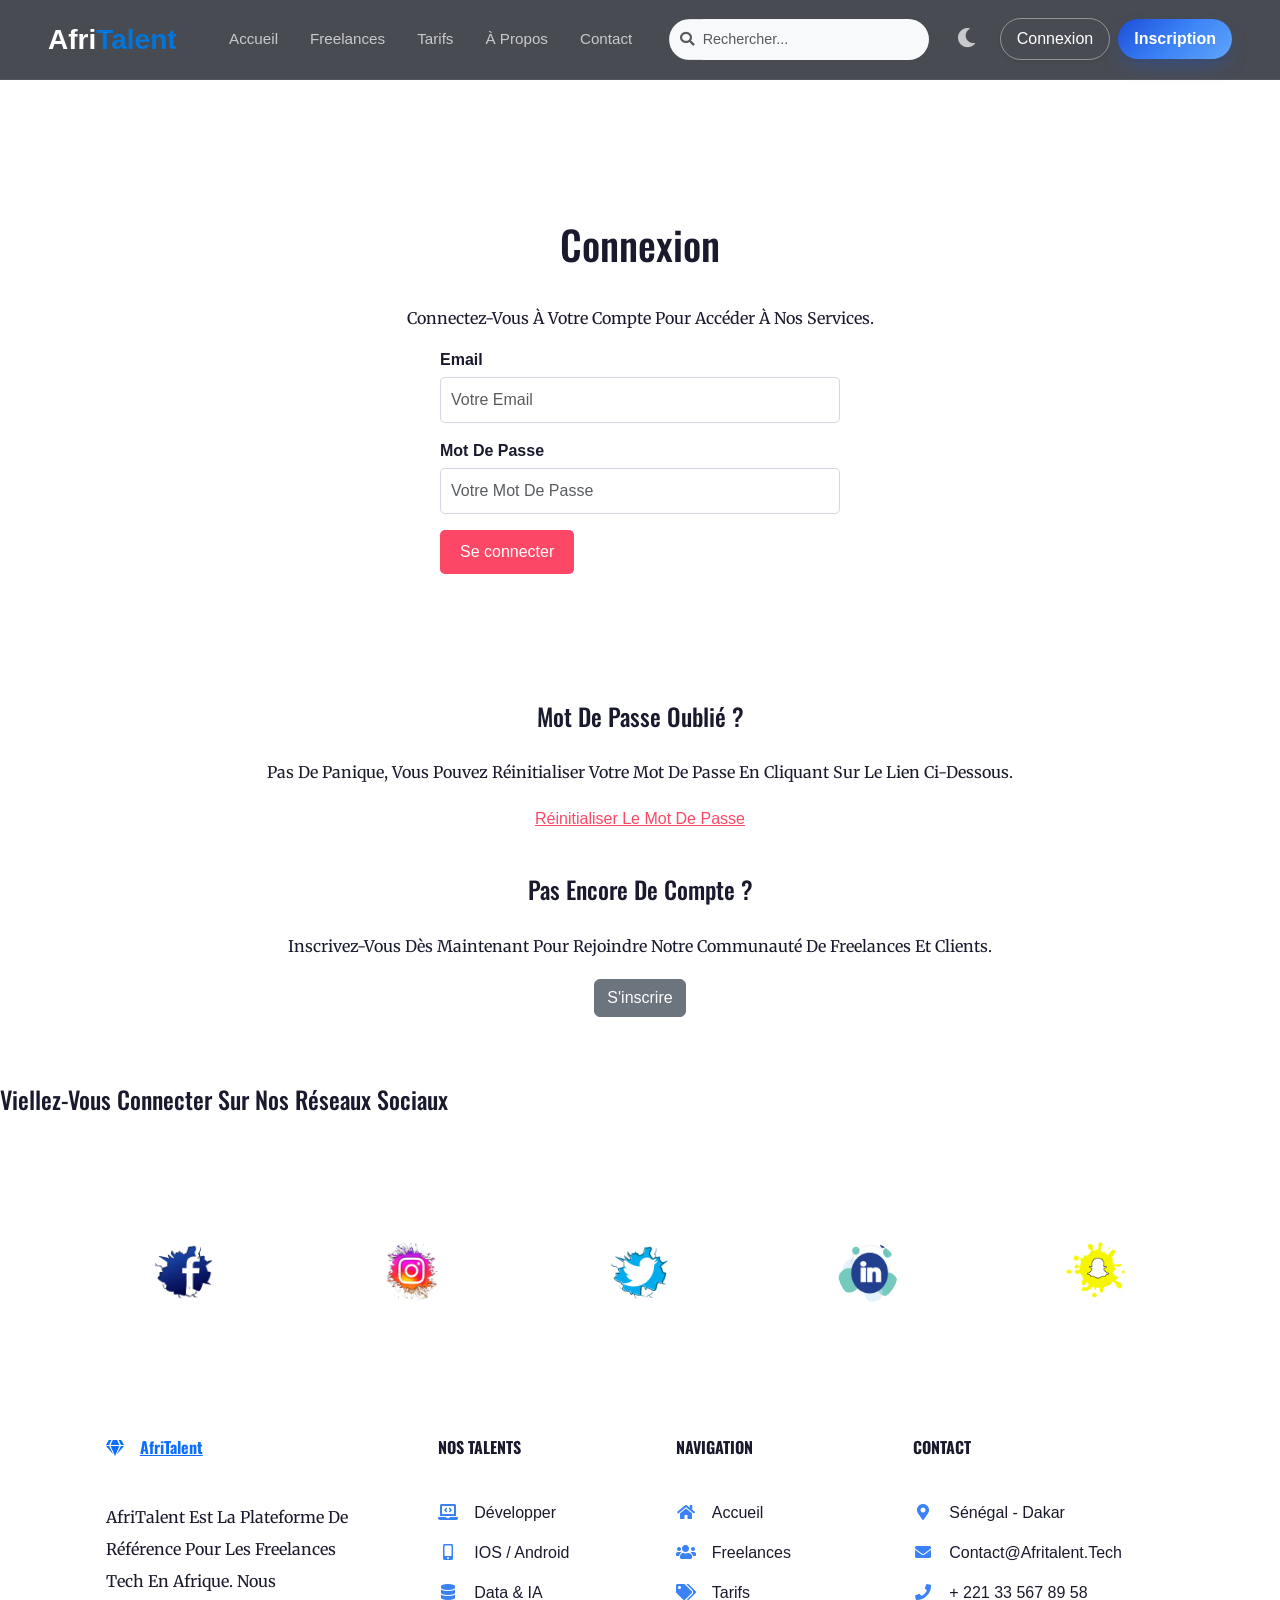
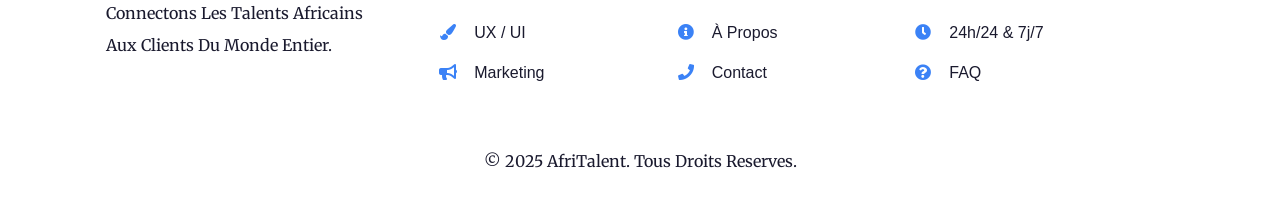
<file: connexion.html>
<!DOCTYPE html>
<html lang="fr">
<head> 
    <meta charset="UTF-8"> 
    <meta name="viewport" content="width=device-width, initial-scale=1.0"> 
    <title>AfriTalent</title> 
    <link rel="icon" href="images/favicon.ico.jfif" type="image/x-icon">
    <!-- Bootstrap 5 via CDN : feuille de style --> 
    <link href="https://cdn.jsdelivr.net/npm/bootstrap@5.3.0/dist/css/bootstrap.min.css" rel="stylesheet"> 
    <!-- Votre feuille de style personnelle --> 
    <link rel="stylesheet" href="css/style.css">
    <link rel="stylesheet" href="css/responsive.css">
    <!-- Fonts Google --> 
    <link rel="preconnect" href="https://fonts.googleapis.com">
    <link rel="preconnect" href="https://fonts.gstatic.com" crossorigin>
    <link href="https://fonts.googleapis.com/css2?family=Merriweather:opsz@18..144&family=Oswald:wght@200..700&display=swap" rel="stylesheet">
    <!-- Font Awesome --> 
    <link rel="stylesheet" href="https://cdnjs.cloudflare.com/ajax/libs/font-awesome/5.15.3/css/all.min.css">
</head>
<body> 
<!-- AfriTalent | La plateforme des freelances tech en Afrique -->
<!-- Navigation Bootstrap commune a toutes les pages --> 
    <nav class="navbar navbar-expand-xl navbar-dark bg-dark sticky-top custom-navbar">
        <div class="container-fluid px-md-5"> 
            <a class="navbar-brand fw-bold fs-3" href="index.html">
                Afri<span class="text-primary-talent">Talent</span>
            </a>
            <button class="navbar-toggler" type="button" data-bs-toggle="collapse" data-bs-target="#navMenu" aria-controls="navMenu" aria-expanded="false" aria-label="Toggle navigation">
                <span class="navbar-toggler-icon"></span>
            </button>
            <div class="collapse navbar-collapse" id="navMenu">
            
                <ul class="navbar-nav mx-auto mb-2 mb-xl-0 gap-3">
                    <li class="nav-item"><a class="nav-link" href="index.html">Accueil</a></li>
                    <li class="nav-item"><a class="nav-link" href="freelances.html">Freelances</a></li>
                    <li class="nav-item"><a class="nav-link" href="tarifs.html">Tarifs</a></li>
                    <li class="nav-item"><a class="nav-link" href="about.html">À propos</a></li>
                    <li class="nav-item"><a class="nav-link" href="contact.html">Contact</a></li>
                </ul>

                <div class="d-flex flex-column flex-xl-row align-items-stretch align-items-xl-center gap-3">
                    
                    <form class="search-navbar m-0" role="search" action="/recherche" method="GET">
                        <div class="input-group">
                            <span class="input-group-text bg-light text-muted border-end-0">
                                <i class="fas fa-search"></i>
                            </span>
                            <input class="form-control bg-light border-start-0 ps-0 text-dark" type="search" placeholder="Rechercher..." aria-label="Rechercher" name="query">
                        </div>
                    </form>

                    <div class="buton  d-flex align-items-center gap-2">
                         <button id="theme-toggle" class="btn theme-btn-style me-1" aria-label="Changer de thème">
                            <i class="fas fa-moon" id="theme-icon"></i>
                        </button>
                        <a href="connexion.html" class="btns-connexion btn-outline-light rounded-pill px-3 shadow-sm ">Connexion</a>
                        <a href="inscription.html" class="btn-inscription btn-outline-light rounded-pill px-3 shadow-sm ">Inscription</a>
                    </div>
                </div> 
            </div>
        </div>
    </nav>
    <!-- contenu principal -->
    <main>
        <section class="connexion-section">
            <h1>Connexion</h1>
            <p>Connectez-vous à votre compte pour accéder à nos services.</p>
            <form id="contactForm">
                <div class="mb-3">
                    <label for="email" class="form-label">Email</label>
                    <input type="email" class="form-control" id="email" placeholder="Votre email">
                    <span class="error-msg text-danger small" id="emailError"></span>
                </div>
                <div class="mb-3">
                    <label for="password" class="form-label">Mot de passe</label>
                    <input type="password" class="form-control" id="password" placeholder="Votre mot de passe">
                    <span class="error-msg text-danger small" id="incorrect"></span>
                </div>
                <button type="submit" class="btn btn-primary">Se connecter</button>
            </form>
        </section> 
        <section class="options-section mt-5">
            <div class="mb-4">
                <h2>Mot de passe oublié ?</h2>
                <p>Pas de panique, vous pouvez réinitialiser votre mot de passe en cliquant sur le lien ci-dessous.</p>
                <a href="mots-de-pass.html" class="btn btn-link">Réinitialiser le mot de passe</a>
            </div>
            <div class=" mt-4">
                <h2>Pas encore de compte ?</h2>
                <p>Inscrivez-vous dès maintenant pour rejoindre notre communauté de freelances et clients.</p>
                <a href="inscription.html" class="btn btn-secondary">S'inscrire</a>
            </div>
        </section>
       
    </main>
    <!-- Pied de page --> 
    <footer class="text-center text-lg-start   mt-5">
        <!-- div: Social media -->
            <div class="me-5 d-none d-lg-block">
                <h4>viellez-vous connecter sur nos réseaux sociaux</h4>
            </div>
        <!-- div: Social media -->
        <div class="social-media">
            <div class="container text-center">
                <div class="row social-icones">
                    <div class="col"><a href="https://www.facebook.com"><img src="images/facboook.jpg" alt=""></a></div>
                    <div class="col"><a href="https://www.instagram.com"><img src="images/insta.png" alt="" ></a></div>
                    <div class="col"><a href="https://www.twitter.com"><img src="images/twitter.png" alt=""></a></div>                            
                    <div class="col"><a href="https://www.linkedin.com"><img src="images/linkedin.png" alt=""></a></div>
                    <div class="col"><a href="https://www.snapchat.com"><img src="images/snap.png" alt=""></a></div>
                </div>
            </div>
        </div>
        <!-- div: Links  -->
        <div class="container">
            <div class="row mt-3">           
                <div class="col-md-3 col-lg-4 col-xl-3 mx-auto mb-4">
                    <h6 class="text-uppercase fw-bold mb-4 text-blue-talent">
                        <a href="index.html"><i class="fas fa-gem me-3 t-done"></i>AfriTalent</a>
                    </h6>
                    <p class=" lh-lg">
                        AfriTalent est la plateforme de référence pour les freelances tech en Afrique. 
                        Nous connectons les talents africains aux clients du monde entier.
                    </p>
                </div>                
                <div class="col-md-2 col-lg-2 col-xl-2 mx-auto mb-4">
                    <h6 class="text-uppercase fw-bold mb-4 ">Nos Talents</h6>
                    <ul class="list-unstyled footer-links">
                        <li class="mb-3"><a href="developpement-web.html" class="text-reset"><i class="fas fa-laptop-code me-3 icon-width"></i>Développer</a></li>
                        <li class="mb-3"><a href="mobile.html" class="text-reset"><i class="fas fa-mobile-alt me-3 icon-width"></i>iOS / Android</a></li>
                        <li class="mb-3"><a href="data-science.html" class="text-reset"><i class="fas fa-database me-3 icon-width"></i>Data & IA</a></li>
                        <li class="mb-3"><a href="design-ux-ui.html" class="text-reset"><i class="fas fa-paint-brush me-3 icon-width"></i>UX / UI</a></li>
                        <li class="mb-3"><a href="marketing-digital.html" class="text-reset"><i class="fas fa-bullhorn me-3 icon-width"></i>Marketing</a></li>
                    </ul>
                </div>
                <div class="col-md-3 col-lg-2 col-xl-2 mx-auto mb-4">
                    <h6 class="text-uppercase fw-bold mb-4 ">Navigation</h6>
                    <ul class="list-unstyled footer-links">
                        <li class="mb-3"><a href="index.html" class="text-reset"><i class="fas fa-home me-3 icon-width"></i>Accueil</a></li>
                        <li class="mb-3"><a href="freelances.html" class="text-reset"><i class="fas fa-users me-3 icon-width"></i>Freelances</a></li>
                        <li class="mb-3"><a href="tarifs.html" class="text-reset"><i class="fas fa-tags me-3 icon-width"></i>Tarifs</a></li>
                        <li class="mb-3"><a href="about.html" class="text-reset"><i class="fas fa-info-circle me-3 icon-width"></i>À propos</a></li>
                        <li class="mb-3"><a href="contact.html" class="text-reset"><i class="fas fa-phone me-3 icon-width"></i>Contact</a></li>
                    </ul>
                </div>               
                <div class="col-md-4 col-lg-3 col-xl-3 mx-auto mb-md-0 mb-4">
                    <h6 class="text-uppercase fw-bold mb-4 ">Contact</h6>
                    <ul class="list-unstyled footer-links">
                        <li class="mb-3"><a href="http://maps.google.com" target="_blank" class="text-reset"><i class="fas fa-map-marker-alt me-3 icon-width"></i>Sénégal - Dakar</a></li>
                        <li class="mb-3"><a href="mailto:contact@afritalent.tech" class="text-reset"><i class="fas fa-envelope me-3 icon-width"></i>contact@afritalent.tech</a></li>
                        <li class="mb-3"><a href="tel:+221335678958" class="text-reset"><i class="fas fa-phone me-3 icon-width"></i>+ 221 33 567 89 58</a></li>
                        <li class="mb-3"><a href="horaire.html" class="text-reset"><i class="fas fa-clock me-3 icon-width"></i>24h/24 & 7j/7</a></li>
                        <li class="mb-3"><a href="faq.html" class="text-reset"><i class="fas fa-question-circle me-3 icon-width"></i>FAQ</a></li>
                    </ul>
                </div>
            </div>
        </div>       
        <!-- Copyright -->
        <div class="container py-4"> 
            <p class="text-center">&copy; 2025 AfriTalent. Tous droits reserves.</p> 
        </div> 
    </footer>
    <!-- Footer -->
    <!-- Bouton Retour en haut -->
     <button id="back-to-top" class="btn btn-primary shadow" style="display: none; position: fixed; bottom: 20px; right: 20px; z-index: 1000;">
        <i class="fas fa-arrow-up"></i>
    </button>
    <!-- Bootstrap 5 via CDN : script JavaScript --> 
    <script src="https://cdn.jsdelivr.net/npm/bootstrap@5.3.0/dist/js/bootstrap.bundle.min.js"></script> 

    <!-- Votre script JavaScript --> 
    <script src="js/main.js"></script>

</body>
</html>
</file>
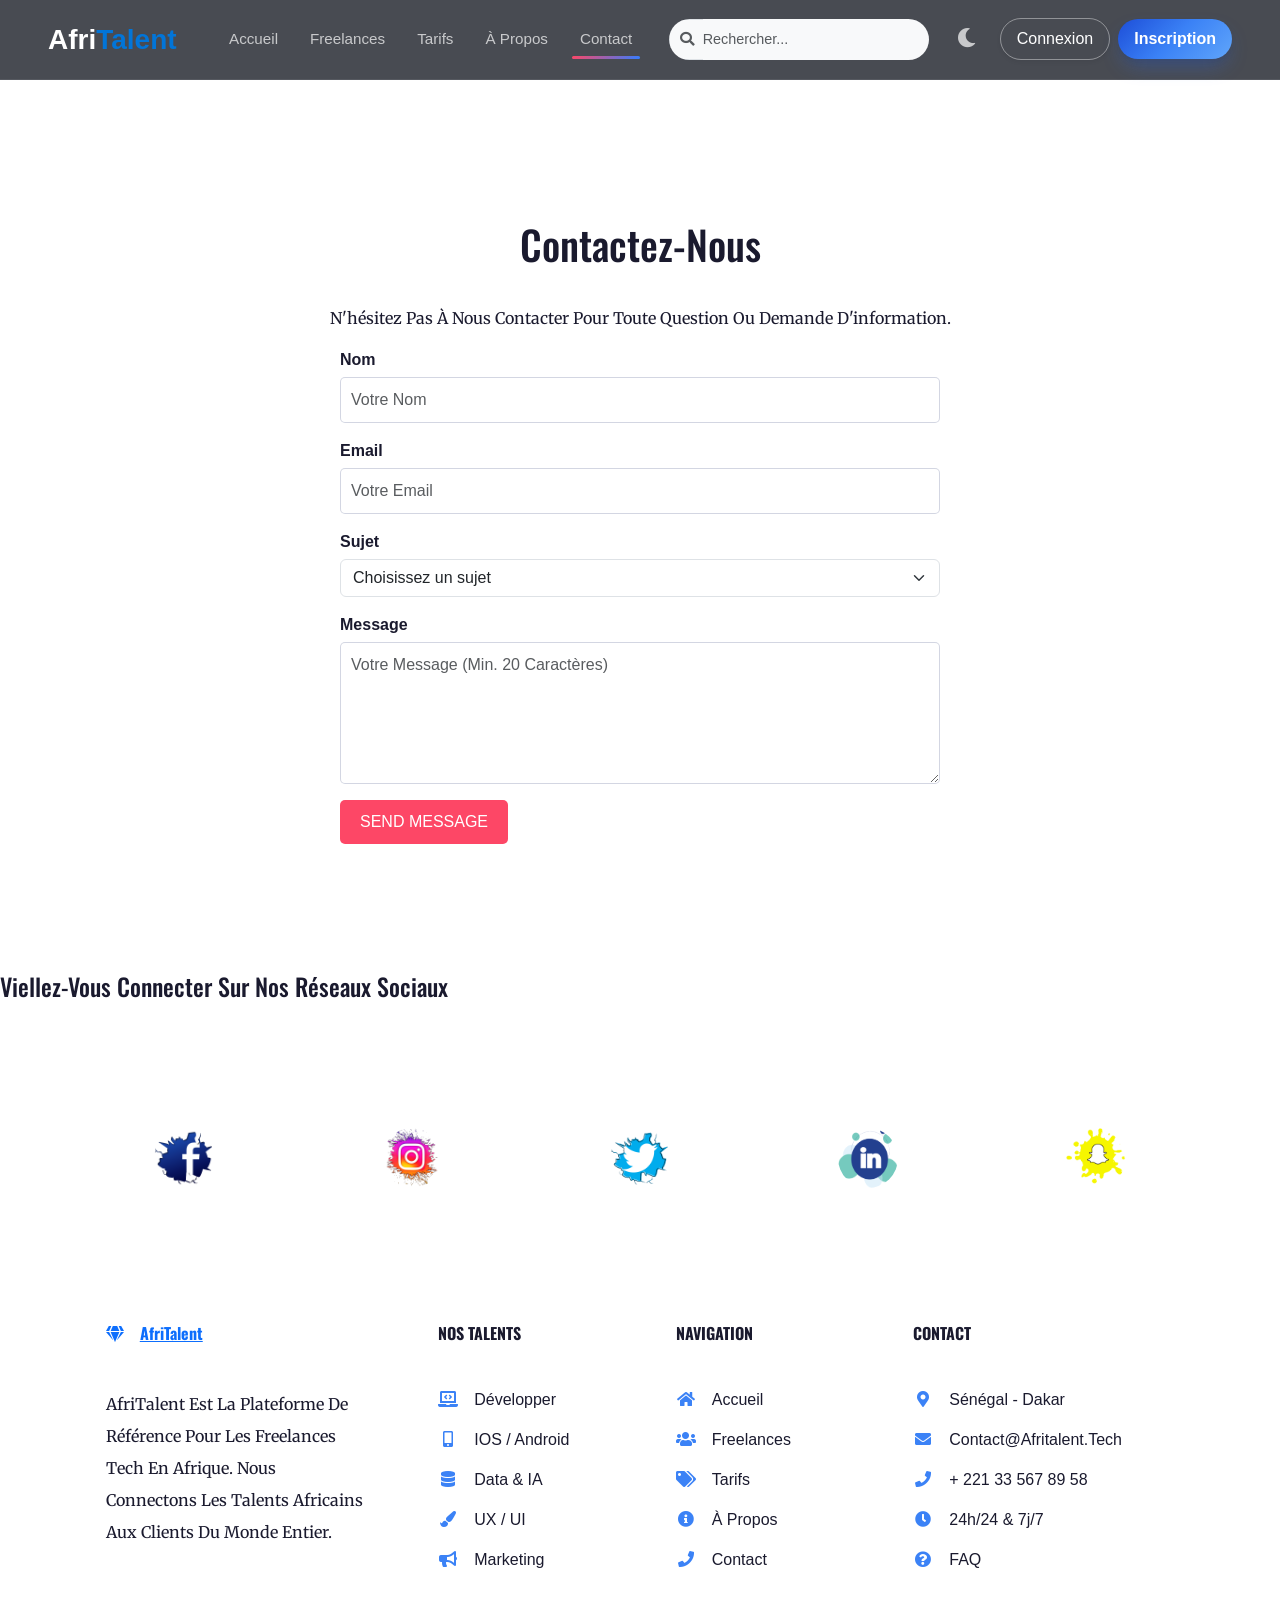
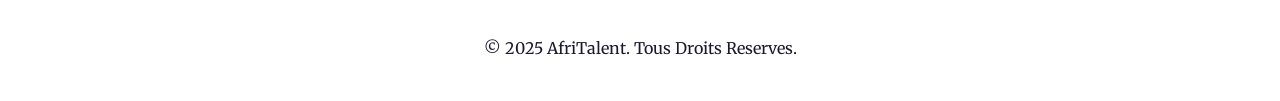
<file: contact.html>
<!DOCTYPE html>
<html lang="fr">
<head> 
    <meta charset="UTF-8"> 
    <meta name="viewport" content="width=device-width, initial-scale=1.0"> 
    <title>AfriTalent</title>
    <link rel="icon" href="images/favicon.ico.jfif" type="image/x-icon"> 
    <!-- Bootstrap 5 via CDN : feuille de style --> 
    <link href="https://cdn.jsdelivr.net/npm/bootstrap@5.3.0/dist/css/bootstrap.min.css" rel="stylesheet"> 
    <!-- Votre feuille de style personnelle --> 
    <link rel="stylesheet" href="css/style.css">
    <link rel="stylesheet" href="css/responsive.css">
    <!-- Fonts Google --> 
    <link rel="preconnect" href="https://fonts.googleapis.com">
    <link rel="preconnect" href="https://fonts.gstatic.com" crossorigin>
    <link href="https://fonts.googleapis.com/css2?family=Merriweather:opsz@18..144&family=Oswald:wght@200..700&display=swap" rel="stylesheet">
    <!-- Font Awesome --> 
    <link rel="stylesheet" href="https://cdnjs.cloudflare.com/ajax/libs/font-awesome/5.15.3/css/all.min.css">

</head>

<body> 
    <!-- Le contenu de la page sera ajoute ici --> 

    <!-- Navigation Bootstrap commune a toutes les pages --> 
    <nav class="navbar navbar-expand-xl navbar-dark bg-dark sticky-top custom-navbar">
        <div class="container-fluid px-md-5"> 
            <a class="navbar-brand fw-bold fs-3" href="index.html">
                Afri<span class="text-primary-talent">Talent</span>
            </a>
            <button class="navbar-toggler" type="button" data-bs-toggle="collapse" data-bs-target="#navMenu" aria-controls="navMenu" aria-expanded="false" aria-label="Toggle navigation">
                <span class="navbar-toggler-icon"></span>
            </button>
            <div class="collapse navbar-collapse" id="navMenu">
            
                <ul class="navbar-nav mx-auto mb-2 mb-xl-0 gap-3">
                    <li class="nav-item"><a class="nav-link" href="index.html">Accueil</a></li>
                    <li class="nav-item"><a class="nav-link" href="freelances.html">Freelances</a></li>
                    <li class="nav-item"><a class="nav-link" href="tarifs.html">Tarifs</a></li>
                    <li class="nav-item"><a class="nav-link" href="about.html">À propos</a></li>
                    <li class="nav-item"><a class="nav-link active" href="contact.html">Contact</a></li>
                </ul>

                <div class="d-flex flex-column flex-xl-row align-items-stretch align-items-xl-center gap-3">
                    
                    <form class="search-navbar m-0" role="search" action="/recherche" method="GET">
                        <div class="input-group">
                            <span class="input-group-text bg-light text-muted border-end-0">
                                <i class="fas fa-search"></i>
                            </span>
                            <input class="form-control bg-light border-start-0 ps-0 text-dark" type="search" placeholder="Rechercher..." aria-label="Rechercher" name="query">
                        </div>
                    </form>

                    <div class="buton  d-flex align-items-center gap-2">
                         <button id="theme-toggle" class="btn theme-btn-style me-1" aria-label="Changer de thème">
                            <i class="fas fa-moon" id="theme-icon"></i>
                        </button>
                        <a href="connexion.html" class="btns-connexion btn-outline-light rounded-pill px-3 shadow-sm">Connexion</a>
                        <a href="inscription.html" class="btn-inscription btn-outline-light rounded-pill px-3 shadow-sm">Inscription</a>
                    </div>
                </div> 
            </div>
        </div>
    </nav>
    <!-- contenu principal -->
    <main>
        <section class="contact-section fade-in"> 
            <h1>Contactez-nous</h1>
            <p>N'hésitez pas à nous contacter pour toute question ou demande d'information.</p>        
            <form id="contactForm">
                <div class="mb-3">
                    <label for="name" class="form-label">Nom</label>
                    <input type="text" class="form-control" id="name" placeholder="Votre nom">                        <!-- Zone pour le message d'erreur -->
                    <span class="error-msg text-danger small" id="nameError"></span>
                </div>        
                <div class="mb-3">
                    <label for="email" class="form-label">Email</label>
                    <input type="email" class="form-control" id="email" placeholder="Votre email">
                    <span class="error-msg text-danger small" id="emailError"></span>
                </div>
                <!-- Note : Le sujet est obligatoire selon le sujet de projet -->
                <div class="mb-3">
                    <label for="subject" class="form-label">Sujet</label>
                    <select class="form-select" id="subject">
                        <option value="">Choisissez un sujet</option>
                        <option value="freelance">Je suis freelance</option>
                        <option value="entreprise">Je suis une entreprise</option>
                    </select>
                    <span class="error-msg text-danger small" id="subjectError"></span>
                </div>
                <div class="mb-3">
                    <label for="message" class="form-label">Message</label>
                    <textarea class="form-control" id="message" rows="5" placeholder="Votre message (min. 20 caractères)"></textarea>
                    <span class="error-msg text-danger small" id="messageError"></span>
                </div>
                
                <!-- Remplacement du <a> par un <button type="submit"> -->
                <button type="submit" class="btn btn-primary">SEND MESSAGE</button>
                
                <!-- Zone pour le message de succès -->
                <div id="successMessage" class="mt-3 alert alert-success d-none">
                    Message envoyé avec succès !
                </div>
            </form>
        </section>
    </main>
    <!-- Pied de page --> 
    <footer class="text-center text-lg-start   mt-5">
        <!-- div: Social media -->
            <div class="me-5 d-none d-lg-block">
                <h4>viellez-vous connecter sur nos réseaux sociaux</h4>
            </div>
        <!-- div: Social media -->
        <div class="social-media">
            <div class="container text-center">
                <div class="row social-icones">
                    <div class="col"><a href="https://www.facebook.com"><img src="images/facboook.jpg" alt=""></a></div>
                    <div class="col"><a href="https://www.instagram.com"><img src="images/insta.png" alt="" ></a></div>
                    <div class="col"><a href="https://www.twitter.com"><img src="images/twitter.png" alt=""></a></div>                            
                    <div class="col"><a href="https://www.linkedin.com"><img src="images/linkedin.png" alt=""></a></div>
                    <div class="col"><a href="https://www.snapchat.com"><img src="images/snap.png" alt=""></a></div>
                </div>
            </div>
        </div>
        <!-- div: Links  -->
        <div class="container">
            <div class="row mt-3">           
                <div class="col-md-3 col-lg-4 col-xl-3 mx-auto mb-4">
                    <h6 class="text-uppercase fw-bold mb-4 text-blue-talent">
                        <a href="index.html"><i class="fas fa-gem me-3 t-done"></i>AfriTalent</a>
                    </h6>
                    <p class=" lh-lg">
                        AfriTalent est la plateforme de référence pour les freelances tech en Afrique. 
                        Nous connectons les talents africains aux clients du monde entier.
                    </p>
                </div>                
                <div class="col-md-2 col-lg-2 col-xl-2 mx-auto mb-4">
                    <h6 class="text-uppercase fw-bold mb-4 ">Nos Talents</h6>
                    <ul class="list-unstyled footer-links">
                        <li class="mb-3"><a href="developpement-web.html" class="text-reset"><i class="fas fa-laptop-code me-3 icon-width"></i>Développer</a></li>
                        <li class="mb-3"><a href="mobile.html" class="text-reset"><i class="fas fa-mobile-alt me-3 icon-width"></i>iOS / Android</a></li>
                        <li class="mb-3"><a href="data-science.html" class="text-reset"><i class="fas fa-database me-3 icon-width"></i>Data & IA</a></li>
                        <li class="mb-3"><a href="design-ux-ui.html" class="text-reset"><i class="fas fa-paint-brush me-3 icon-width"></i>UX / UI</a></li>
                        <li class="mb-3"><a href="marketing-digital.html" class="text-reset"><i class="fas fa-bullhorn me-3 icon-width"></i>Marketing</a></li>
                    </ul>
                </div>
                <div class="col-md-3 col-lg-2 col-xl-2 mx-auto mb-4">
                    <h6 class="text-uppercase fw-bold mb-4 ">Navigation</h6>
                    <ul class="list-unstyled footer-links">
                        <li class="mb-3"><a href="index.html" class="text-reset"><i class="fas fa-home me-3 icon-width"></i>Accueil</a></li>
                        <li class="mb-3"><a href="freelances.html" class="text-reset"><i class="fas fa-users me-3 icon-width"></i>Freelances</a></li>
                        <li class="mb-3"><a href="tarifs.html" class="text-reset"><i class="fas fa-tags me-3 icon-width"></i>Tarifs</a></li>
                        <li class="mb-3"><a href="about.html" class="text-reset"><i class="fas fa-info-circle me-3 icon-width"></i>À propos</a></li>
                        <li class="mb-3"><a href="contact.html" class="text-reset"><i class="fas fa-phone me-3 icon-width"></i>Contact</a></li>
                    </ul>
                </div>               
                <div class="col-md-4 col-lg-3 col-xl-3 mx-auto mb-md-0 mb-4">
                    <h6 class="text-uppercase fw-bold mb-4 ">Contact</h6>
                    <ul class="list-unstyled footer-links">
                        <li class="mb-3"><a href="http://maps.google.com" target="_blank" class="text-reset"><i class="fas fa-map-marker-alt me-3 icon-width"></i>Sénégal - Dakar</a></li>
                        <li class="mb-3"><a href="mailto:contact@afritalent.tech" class="text-reset"><i class="fas fa-envelope me-3 icon-width"></i>contact@afritalent.tech</a></li>
                        <li class="mb-3"><a href="tel:+221335678958" class="text-reset"><i class="fas fa-phone me-3 icon-width"></i>+ 221 33 567 89 58</a></li>
                        <li class="mb-3"><a href="horaire.html" class="text-reset"><i class="fas fa-clock me-3 icon-width"></i>24h/24 & 7j/7</a></li>
                        <li class="mb-3"><a href="faq.html" class="text-reset"><i class="fas fa-question-circle me-3 icon-width"></i>FAQ</a></li>
                    </ul>
                </div>
            </div>
        </div>       
        <!-- Copyright -->
        <div class="container py-4"> 
            <p class="text-center">&copy; 2025 AfriTalent. Tous droits reserves.</p> 
        </div> 
    </footer>
    <!-- Footer -->
    <!-- Bouton Retour en haut -->
     <button id="back-to-top" class="btn btn-primary shadow" style="display: none; position: fixed; bottom: 20px; right: 20px; z-index: 1000;">
        <i class="fas fa-arrow-up"></i>
    </button>
    <!-- Bootstrap 5 via CDN : script JavaScript --> 
    <script src="https://cdn.jsdelivr.net/npm/bootstrap@5.3.0/dist/js/bootstrap.bundle.min.js"></script> 

    <!-- Votre script JavaScript --> 
    <script src="js/main.js"></script>

</body>
</html>
</file>
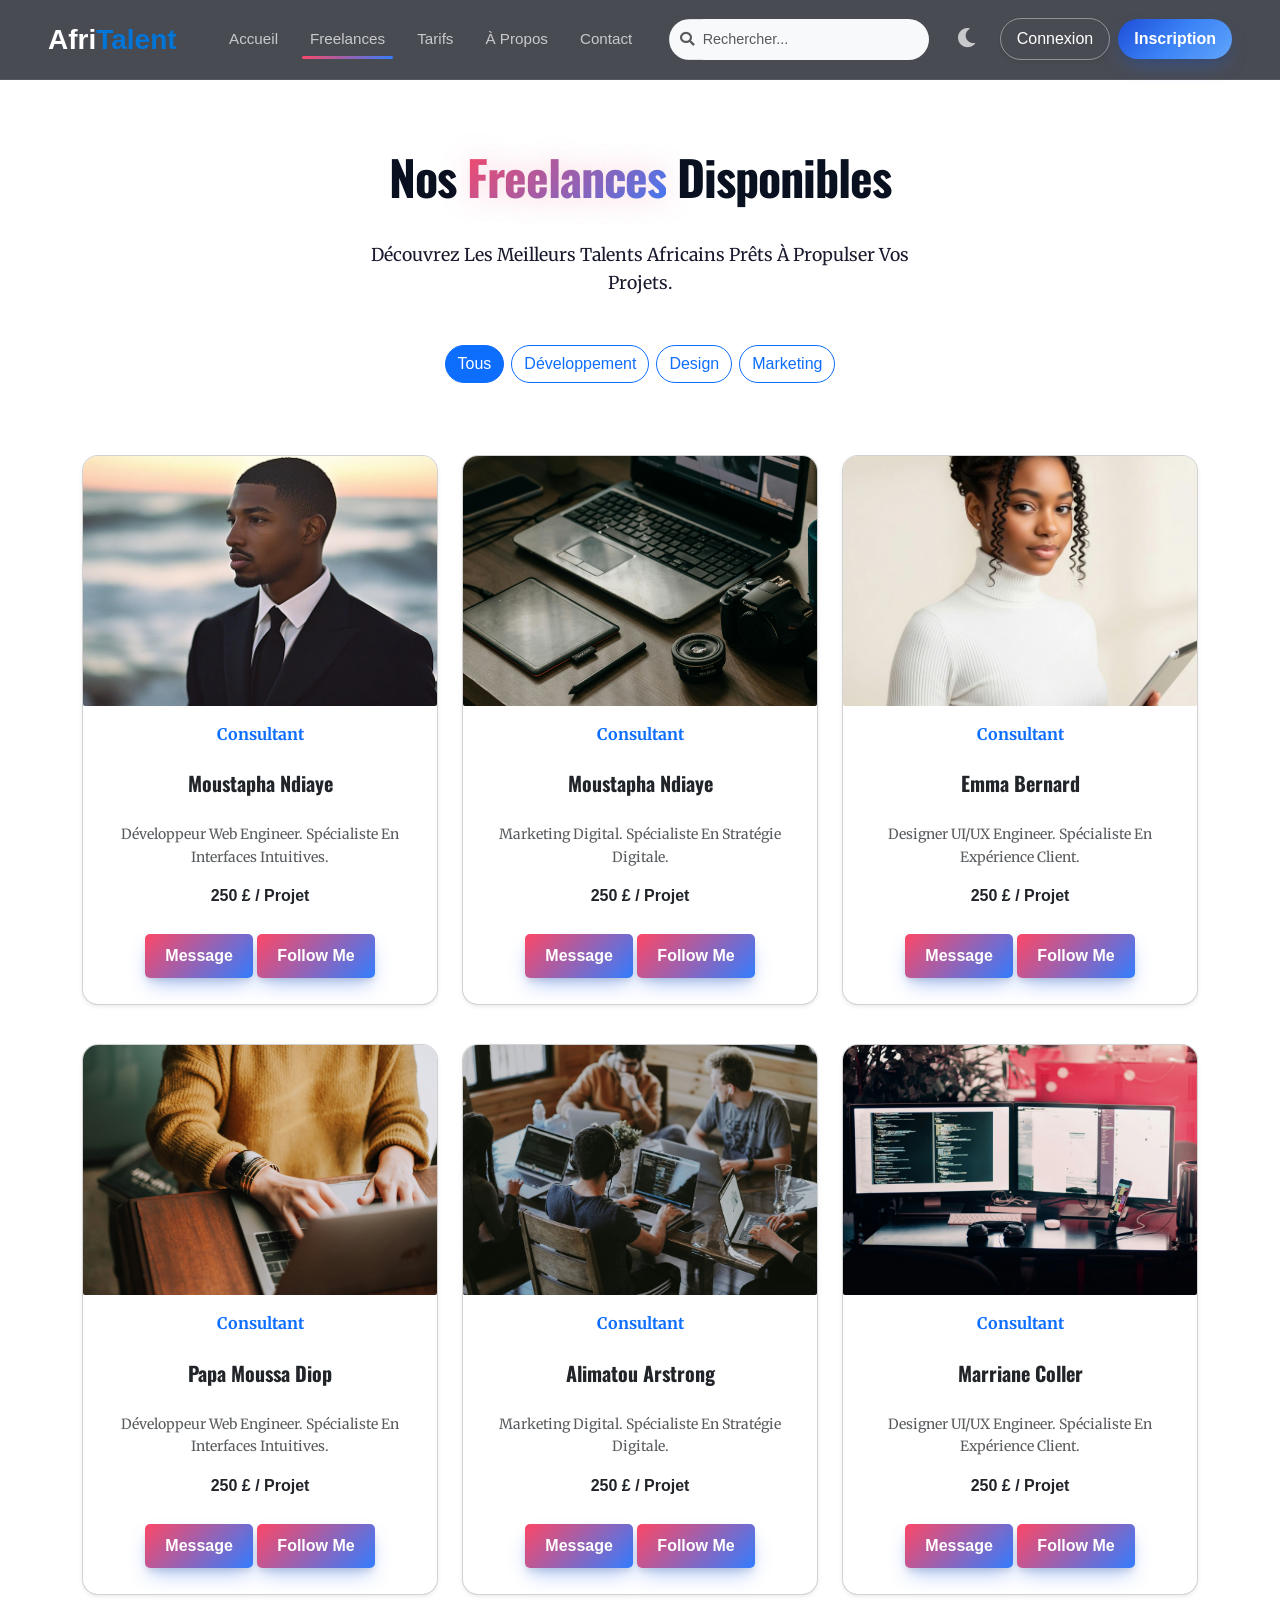
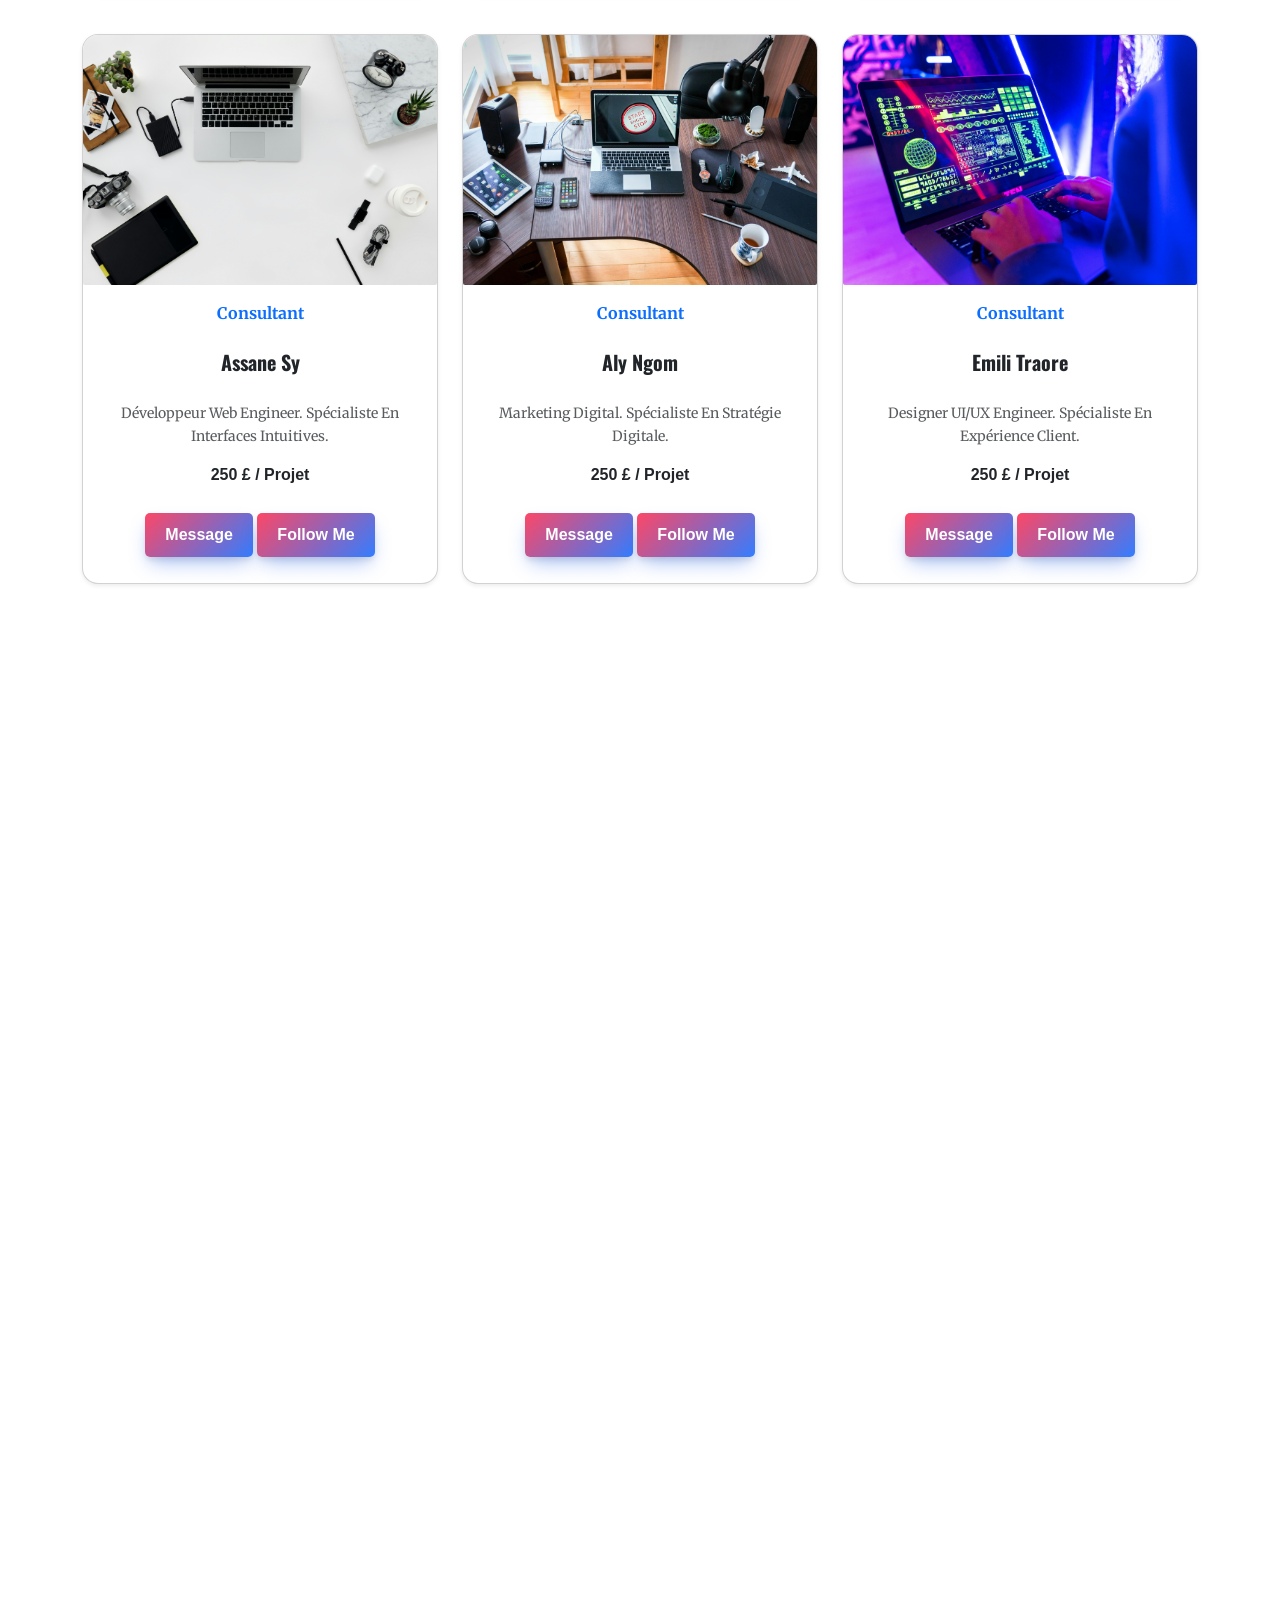
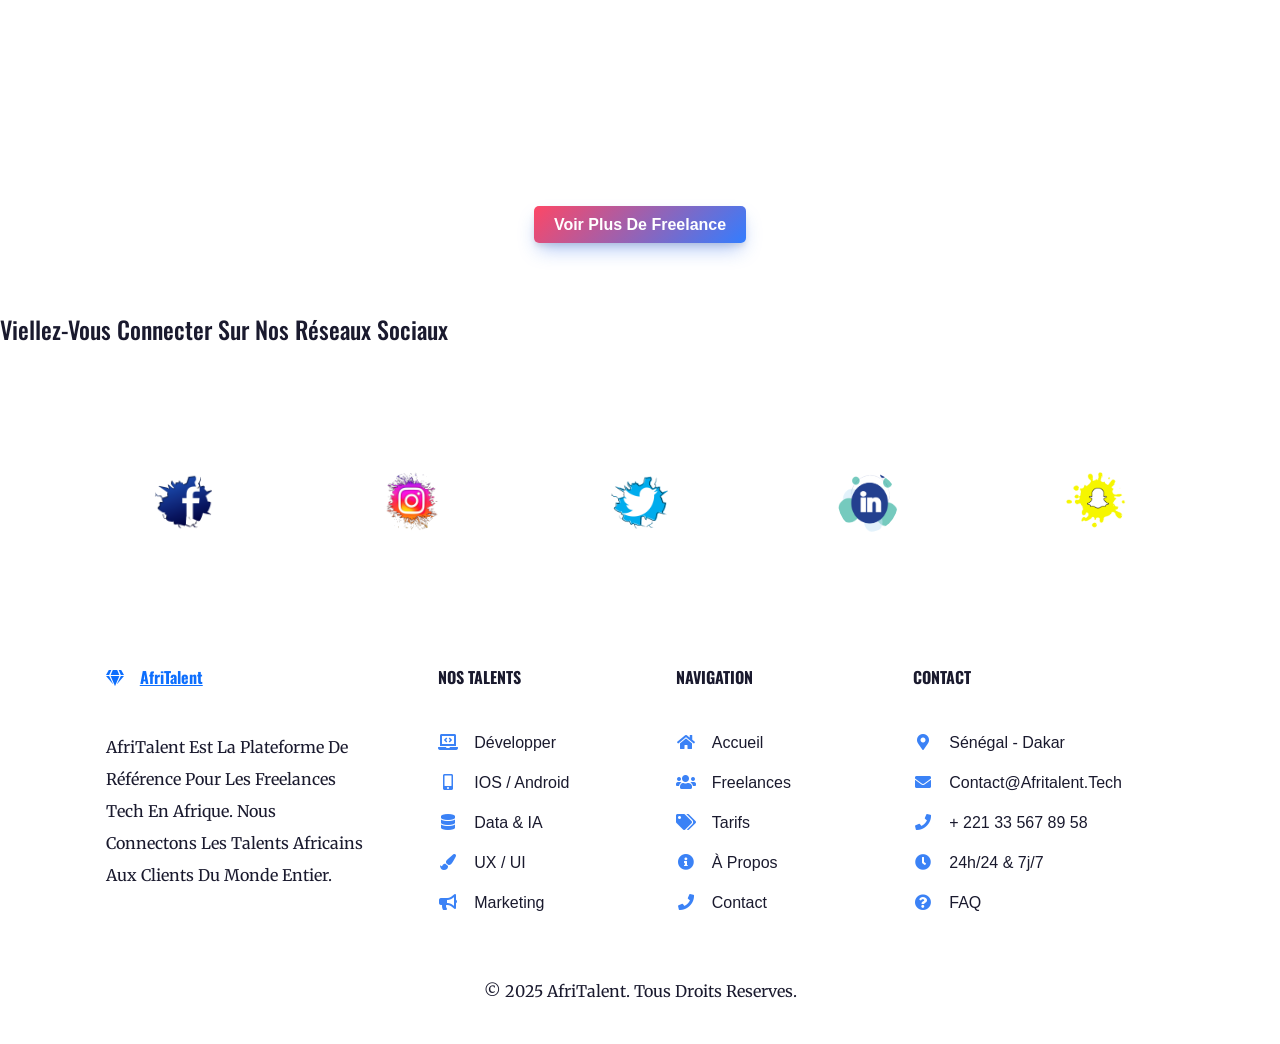
<file: freelances.html>
<!DOCTYPE html>
<html lang="fr">
<head> 
    <meta charset="UTF-8"> 
    <meta name="viewport" content="width=device-width, initial-scale=1.0"> 
    <title>AfriTalent</title> 
    <link rel="icon" href="images/favicon.ico.jfif" type="image/x-icon">
    <!-- Bootstrap 5 via CDN : feuille de style --> 
    <link href="https://cdn.jsdelivr.net/npm/bootstrap@5.3.0/dist/css/bootstrap.min.css" rel="stylesheet"> 
    <!-- Votre feuille de style personnelle --> 
    <link rel="stylesheet" href="css/style.css">
    <link rel="stylesheet" href="css/responsive.css">
    <!-- Fonts Google --> 
    <link rel="preconnect" href="https://fonts.googleapis.com">
    <link rel="preconnect" href="https://fonts.gstatic.com" crossorigin>
    <link href="https://fonts.googleapis.com/css2?family=Merriweather:opsz@18..144&family=Oswald:wght@200..700&display=swap" rel="stylesheet">
    <!-- Font Awesome --> 
    <link rel="stylesheet" href="https://cdnjs.cloudflare.com/ajax/libs/font-awesome/5.15.3/css/all.min.css">

</head>

<body> 
    <!-- Le contenu de la page sera ajoute ici --> 

    <!-- Navigation Bootstrap commune a toutes les pages --> 
        <nav class="navbar navbar-expand-xl navbar-dark bg-dark sticky-top custom-navbar">
        <div class="container-fluid px-md-5"> 
            <a class="navbar-brand fw-bold fs-3" href="index.html">
                Afri<span class="text-primary-talent">Talent</span>
            </a>
            <button class="navbar-toggler" type="button" data-bs-toggle="collapse" data-bs-target="#navMenu" aria-controls="navMenu" aria-expanded="false" aria-label="Toggle navigation">
                <span class="navbar-toggler-icon"></span>
            </button>
            <div class="collapse navbar-collapse" id="navMenu">
            
                <ul class="navbar-nav mx-auto mb-2 mb-xl-0 gap-3">
                    <li class="nav-item"><a class="nav-link" href="index.html">Accueil</a></li>
                    <li class="nav-item"><a class="nav-link active" href="freelances.html">Freelances</a></li>
                    <li class="nav-item"><a class="nav-link" href="tarifs.html">Tarifs</a></li>
                    <li class="nav-item"><a class="nav-link" href="about.html">À propos</a></li>
                    <li class="nav-item"><a class="nav-link" href="contact.html">Contact</a></li>
                </ul>

                <div class="d-flex flex-column flex-xl-row align-items-stretch align-items-xl-center gap-3">
                    
                    <form class="search-navbar m-0" role="search" action="/recherche" method="GET">
                        <div class="input-group">
                            <span class="input-group-text bg-light text-muted border-end-0">
                                <i class="fas fa-search"></i>
                            </span>
                            <input class="form-control bg-light border-start-0 ps-0 text-dark" type="search" placeholder="Rechercher..." aria-label="Rechercher" name="query">
                        </div>
                    </form>

                    <div class="buton  d-flex align-items-center gap-2">
                        <button id="theme-toggle" class="btn theme-btn-style me-1" aria-label="Changer de thème">
                            <i class="fas fa-moon" id="theme-icon"></i>
                        </button> 
                        <a href="connexion.html" class="btns-connexion btn-outline-light rounded-pill px-3 shadow-sm">Connexion</a>
                        <a href="inscription.html" class="btn-inscription btn-outline-light rounded-pill px-3 shadow-sm">Inscription</a>
                    </div>
                </div> 
            </div>
        </div>
    </nav>
    <!-- Contenu principal -->
    <main>
        <!-- section des freelances -->
        <section>
            <div class="container text-center my-5">
                <h1 class="page-title-freelance">
                    Nos <span class="text-gradient-talent">Freelances</span> Disponibles
                </h1>
                <p class="subtitle-freelance">Découvrez les meilleurs talents africains prêts à propulser vos projets.</p>
            </div>  
            <!-- Barre de filtres -->
            <div class="container text-center mb-5">
                <div class="btn-group flex-wrap gap-2" role="group" aria-label="Filtres freelances">
                    <button type="button" class="btn btn-outline-primary rounded-pill filter-btn active" data-filter="all">Tous</button>
                    <button type="button" class="btn btn-outline-primary rounded-pill filter-btn" data-filter="developpement">Développement</button>
                    <button type="button" class="btn btn-outline-primary rounded-pill filter-btn" data-filter="design">Design</button>
                    <button type="button" class="btn btn-outline-primary rounded-pill filter-btn" data-filter="marketing">Marketing</button>
                </div>
            </div>
            <div class="container">
                <div class="row g-4" id="freelance-grid">               
                    <!-- Freelance 1 : Développement -->
                    <div class="col-12 col-md-6 col-lg-4 freelance-card fade-in" data-category="developpement">
                        <div class="card h-100 shadow-sm rounded-4 overflow-hidden">
                            <img class="card-img-top" src="images/Crisp-Taper-Fade.jfif" alt="Moustapha Ndiaye">
                            <div class="card-body">
                                <p class="text-primary fw-bold mb-1">Consultant</p>
                                <h3 class="card-title h5 fw-bold">Moustapha Ndiaye</h3>
                                <p class="card-text text-muted small">Développeur Web Engineer. Spécialiste en interfaces intuitives.</p>
                                <div class="fw-bold mb-3">250 £ / projet</div>
                                <div class="btn-freelances">
                                    <a href="#" class="btn btn-primary">Message</a>
                                    <a href="#" class="btn btn-primary">Follow Me</a>
                                </div>
                            </div>
                        </div>
                    </div>
                    <!-- Freelance 2 : Marketing -->
                    <div class="col-12 col-md-6 col-lg-4 freelance-card fade-in" data-category="marketing">
                        <div class="card h-100 shadow-sm rounded-4 overflow-hidden">
                            <img class="card-img-top" src="images/pexels-kawerodriguess-15977087.jpg" alt="Moustapha Ndiaye">
                            <div class="card-body">
                                <p class="text-primary fw-bold mb-1">Consultant</p>
                                <h3 class="card-title h5 fw-bold">Moustapha Ndiaye</h3>
                                <p class="card-text text-muted small">Marketing Digital. Spécialiste en stratégie digitale.</p>
                                <div class="fw-bold mb-3">250 £ / projet</div>
                                <div class="btn-freelances">
                                    <a href="#" class="btn btn-primary">Message</a>
                                    <a href="#" class="btn btn-primary">Follow Me</a>
                                </div>
                            </div>
                        </div>
                    </div>
                    <!-- Freelance 3 : Design -->
                    <div class="col-12 col-md-6 col-lg-4 freelance-card fade-in" data-category="design">
                        <div class="card h-100 shadow-sm  rounded-4 overflow-hidden">
                            <img class="card-img-top" src="images/African.jfif" alt="Emma Bernard">
                            <div class="card-body">
                                <p class="text-primary fw-bold mb-1">Consultant</p>
                                <h3 class="card-title h5 fw-bold">Emma Bernard</h3>
                                <p class="card-text text-muted small">Designer UI/UX Engineer. Spécialiste en expérience client.</p>
                                <div class="fw-bold mb-3">250 £ / projet</div>
                                <div class="btn-freelances">
                                    <a href="#" class="btn btn-primary">Message</a>
                                    <a href="#" class="btn btn-primary">Follow Me</a>
                                </div>
                            </div>
                        </div>
                    </div>
                </div>
            </div>
            <div class="container">
                <div class="row g-4" id="freelance-grid">               
                    <!-- Freelance 1 : Développement -->
                    <div class="col-12 col-md-6 col-lg-4 freelance-card fade-in" data-category="developpement">
                        <div class="card h-100 shadow-sm rounded-4 overflow-hidden">
                            <img class="card-img-top" src="images/image-1-(3).jpg" alt="Card image">
                            <div class="card-body">
                                <p class="text-primary fw-bold mb-1">Consultant</p>
                                <h3 class="card-title h5 fw-bold">Papa Moussa Diop</h3>
                                <p class="card-text text-muted small">Développeur Web Engineer. Spécialiste en interfaces intuitives.</p>
                                <div class="fw-bold mb-3">250 £ / projet</div>
                                <div class="btn-freelances">
                                    <a href="#" class="btn btn-primary">Message</a>
                                    <a href="#" class="btn btn-primary">Follow Me</a>
                                </div>
                            </div>
                        </div>
                    </div>
                    <!-- Freelance 2 : Marketing -->
                    <div class="col-12 col-md-6 col-lg-4 freelance-card fade-in" data-category="marketing">
                        <div class="card h-100 shadow-sm rounded-4 overflow-hidden">
                            <img class="card-img-top" src="images/img0-(1).jpg" alt="Moustapha Ndiaye">
                            <div class="card-body">
                                <p class="text-primary fw-bold mb-1">Consultant</p>
                                <h3 class="card-title h5 fw-bold">Alimatou Arstrong</h3>
                                <p class="card-text text-muted small">Marketing Digital. Spécialiste en stratégie digitale.</p>
                                <div class="fw-bold mb-3">250 £ / projet</div>
                                <div class="btn-freelances">
                                    <a href="#" class="btn btn-primary">Message</a>
                                    <a href="#" class="btn btn-primary">Follow Me</a>
                                </div>
                            </div>
                        </div>
                    </div>
                    <!-- Freelance 3 : Design -->
                    <div class="col-12 col-md-6 col-lg-4 freelance-card fade-in" data-category="design">
                        <div class="card h-100 shadow-sm  rounded-4 overflow-hidden">
                            <img class="card-img-top" src="images/farzad-p-xSl33Wxyc-unsplash.jpg" alt="Emma Bernard">
                            <div class="card-body">
                                <p class="text-primary fw-bold mb-1">Consultant</p>
                                <h3 class="card-title h5 fw-bold">Marriane Coller</h3>
                                <p class="card-text text-muted small">Designer UI/UX Engineer. Spécialiste en expérience client.</p>
                                <div class="fw-bold mb-3">250 £ / projet</div>
                                <div class="btn-freelances">
                                    <a href="#" class="btn btn-primary">Message</a>
                                    <a href="#" class="btn btn-primary">Follow Me</a>
                                </div>
                            </div>
                        </div>
                    </div>
                </div>
            </div>
            <div class="container">
                <div class="row g-4" id="freelance-grid">               
                    <!-- Freelance 1 : Développement -->
                    <div class="col-12 col-md-6 col-lg-4 freelance-card fade-in" data-category="developpement">
                        <div class="card h-100 shadow-sm rounded-4 overflow-hidden">
                            <img class="card-img-top" src="images/pexels-luna-lovegood-4087270.jpg" alt="Moustapha Ndiaye">
                            <div class="card-body">
                                <p class="text-primary fw-bold mb-1">Consultant</p>
                                <h3 class="card-title h5 fw-bold">Assane Sy</h3>
                                <p class="card-text text-muted small">Développeur Web Engineer. Spécialiste en interfaces intuitives.</p>
                                <div class="fw-bold mb-3">250 £ / projet</div>
                                <div class="btn-freelances">
                                    <a href="#" class="btn btn-primary">Message</a>
                                    <a href="#" class="btn btn-primary">Follow Me</a>
                                </div>
                            </div>
                        </div>
                    </div>
                    <!-- Freelance 2 : Marketing -->
                    <div class="col-12 col-md-6 col-lg-4 freelance-card fade-in" data-category="marketing">
                        <div class="card h-100 shadow-sm rounded-4 overflow-hidden">
                            <img class="card-img-top" src="images/pexels-pixabay-356056.jpg" alt="Moustapha Ndiaye">
                            <div class="card-body">
                                <p class="text-primary fw-bold mb-1">Consultant</p>
                                <h3 class="card-title h5 fw-bold">Aly Ngom</h3>
                                <p class="card-text text-muted small">Marketing Digital. Spécialiste en stratégie digitale.</p>
                                <div class="fw-bold mb-3">250 £ / projet</div>
                                <div class="btn-freelances">
                                    <a href="#" class="btn btn-primary">Message</a>
                                    <a href="#" class="btn btn-primary">Follow Me</a>
                                </div>
                            </div>
                        </div>
                    </div>
                    <!-- Freelance 3 : Design -->
                    <div class="col-12 col-md-6 col-lg-4 freelance-card fade-in" data-category="design">
                        <div class="card h-100 shadow-sm  rounded-4 overflow-hidden">
                            <img class="card-img-top" src="images/pexels-shkrabaanthony-5475750.jpg" alt="Emma Bernard">
                            <div class="card-body">
                                <p class="text-primary fw-bold mb-1">Consultant</p>
                                <h3 class="card-title h5 fw-bold">Emili Traore</h3>
                                <p class="card-text text-muted small">Designer UI/UX Engineer. Spécialiste en expérience client.</p>
                                <div class="fw-bold mb-3">250 £ / projet</div>
                                <div class="btn-freelances">
                                    <a href="#" class="btn btn-primary">Message</a>
                                    <a href="#" class="btn btn-primary">Follow Me</a>
                                </div>
                            </div>
                        </div>
                    </div>
                </div>
            </div>
            <div class="container">
                <div class="row g-4" id="freelance-grid">               
                    <!-- Freelance 1 : Développement -->
                    <div class="col-12 col-md-6 col-lg-4 freelance-card fade-in" data-category="developpement">
                        <div class="card h-100 shadow-sm rounded-4 overflow-hidden">
                            <img class="card-img-top" src="images/pexels-divinetechygirl-1181281.jpg" alt="Moustapha Ndiaye">
                            <div class="card-body">
                                <p class="text-primary fw-bold mb-1">Consultant</p>
                                <h3 class="card-title h5 fw-bold">Ousmane Diop</h3>
                                <p class="card-text text-muted small">Développeur Web Engineer. Spécialiste en interfaces intuitives.</p>
                                <div class="fw-bold mb-3">250 £ / projet</div>
                                <div class="btn-freelances">
                                    <a href="#" class="btn btn-primary">Message</a>
                                    <a href="#" class="btn btn-primary">Follow Me</a>
                                </div>
                            </div>
                        </div>
                    </div>
                    <!-- Freelance 2 : Marketing -->
                    <div class="col-12 col-md-6 col-lg-4 freelance-card fade-in" data-category="marketing">
                        <div class="card h-100 shadow-sm rounded-4 overflow-hidden">
                            <img class="card-img-top" src="images/marvin-meyer-SYTO3xs06fU-unsplash.jpg" alt="Moustapha Ndiaye">
                            <div class="card-body">
                                <p class="text-primary fw-bold mb-1">Consultant</p>
                                <h3 class="card-title h5 fw-bold">Mouhamed Fall</h3>
                                <p class="card-text text-muted small">Marketing Digital. Spécialiste en stratégie digitale.</p>
                                <div class="fw-bold mb-3">250 £ / projet</div>
                                <div class="btn-freelances">
                                    <a href="#" class="btn btn-primary">Message</a>
                                    <a href="#" class="btn btn-primary">Follow Me</a>
                                </div>
                            </div>
                        </div>
                    </div>
                    <!-- Freelance 3 : Design -->
                    <div class="col-12 col-md-6 col-lg-4 freelance-card fade-in" data-category="design">
                        <div class="card h-100 shadow-sm  rounded-4 overflow-hidden">
                            <img class="card-img-top" src="images/image-1-(4).jpg" alt="Emma Bernard">
                            <div class="card-body">
                                <p class="text-primary fw-bold mb-1">Consultant</p>
                                <h3 class="card-title h5 fw-bold">Adja Fatou Cisse</h3>
                                <p class="card-text text-muted small">Designer UI/UX Engineer. Spécialiste en expérience client.</p>
                                <div class="fw-bold mb-3">250 £ / projet</div>
                                <div class="btn-freelances">
                                    <a href="#" class="btn btn-primary">Message</a>
                                    <a href="#" class="btn btn-primary">Follow Me</a>
                                </div>
                            </div>
                        </div>
                    </div>
                </div>
            </div>
            <div class="container">
                <div class="row g-4" id="freelance-grid">               
                    <!-- Freelance 1 : Développement -->
                    <div class="col-12 col-md-6 col-lg-4 freelance-card fade-in" data-category="developpement">
                        <div class="card h-100 shadow-sm rounded-4 overflow-hidden">
                            <img class="card-img-top" src="images/pexels-mizunokozuki-12899156.jpg" alt="Moustapha Ndiaye">
                            <div class="card-body">
                                <p class="text-primary fw-bold mb-1">Consultant</p>
                                <h3 class="card-title h5 fw-bold">Serigne Ndiaye</h3>
                                <p class="card-text text-muted small">Développeur Web Engineer. Spécialiste en interfaces intuitives.</p>
                                <div class="fw-bold mb-3">250 £ / projet</div>
                                <div class="btn-freelances">
                                    <a href="#" class="btn btn-primary">Message</a>
                                    <a href="#" class="btn btn-primary">Follow Me</a>
                                </div>
                            </div>
                        </div>
                    </div>
                    <!-- Freelance 2 : Marketing -->
                    <div class="col-12 col-md-6 col-lg-4 freelance-card fade-in" data-category="marketing">
                        <div class="card h-100 shadow-sm rounded-4 overflow-hidden">
                            <img class="card-img-top" src="images/Refined.jfif" alt="Moustapha Ndiaye">
                            <div class="card-body">
                                <p class="text-primary fw-bold mb-1">Consultant</p>
                                <h3 class="card-title h5 fw-bold">Chiekh Ndiaye</h3>
                                <p class="card-text text-muted small">Marketing Digital. Spécialiste en stratégie digitale.</p>
                                <div class="fw-bold mb-3">250 £ / projet</div>
                                <div class="btn-freelances">
                                    <a href="#" class="btn btn-primary">Message</a>
                                    <a href="#" class="btn btn-primary">Follow Me</a>
                                </div>
                            </div>
                        </div>
                    </div>
                    <!-- Freelance 3 : Design -->
                    <div class="col-12 col-md-6 col-lg-4 freelance-card fade-in" data-category="design">
                        <div class="card h-100 shadow-sm  rounded-4 overflow-hidden">
                            <img class="card-img-top" src="images/téléchargement-(5).jfif" alt="Emma Bernard" >
                            <div class="card-body">
                                <p class="text-primary fw-bold mb-1">Consultant</p>
                                <h3 class="card-title h5 fw-bold">Amy Diatta</h3>
                                <p class="card-text text-muted small">Designer UI/UX Engineer. Spécialiste en expérience client.</p>
                                <div class="fw-bold mb-3">250 £ / projet</div>
                                <div class="btn-freelances">
                                    <a href="#" class="btn btn-primary">Message</a>
                                    <a href="#" class="btn btn-primary">Follow Me</a>
                                </div>
                            </div>
                        </div>
                    </div>
                </div>
            </div>
            <div class="btns-freelance">
                <a href="freelances.html" class="plus">Voir plus de Freelance</a>
            </div>
        </section>
    </main>
    <!-- Pied de page --> 
   <footer class="text-center text-lg-start   mt-5">
        <!-- div: Social media -->
            <div class="me-5 d-none d-lg-block">
                <h4>viellez-vous connecter sur nos réseaux sociaux</h4>
            </div>
        <!-- div: Social media -->
        <div class="social-media">
            <div class="container text-center">
                <div class="row social-icones">
                    <div class="col"><a href="https://www.facebook.com"><img src="images/facboook.jpg" alt=""></a></div>
                    <div class="col"><a href="https://www.instagram.com"><img src="images/insta.png" alt="" ></a></div>
                    <div class="col"><a href="https://www.twitter.com"><img src="images/twitter.png" alt=""></a></div>                            
                    <div class="col"><a href="https://www.linkedin.com"><img src="images/linkedin.png" alt=""></a></div>
                    <div class="col"><a href="https://www.snapchat.com"><img src="images/snap.png" alt=""></a></div>
                </div>
            </div>
        </div>
        <!-- div: Links  -->
        <div class="container">
            <div class="row mt-3">           
                <div class="col-md-3 col-lg-4 col-xl-3 mx-auto mb-4">
                    <h6 class="text-uppercase fw-bold mb-4 text-blue-talent">
                        <a href="index.html"><i class="fas fa-gem me-3 t-done"></i>AfriTalent</a>
                    </h6>
                    <p class=" lh-lg">
                        AfriTalent est la plateforme de référence pour les freelances tech en Afrique. 
                        Nous connectons les talents africains aux clients du monde entier.
                    </p>
                </div>                
                <div class="col-md-2 col-lg-2 col-xl-2 mx-auto mb-4">
                    <h6 class="text-uppercase fw-bold mb-4 ">Nos Talents</h6>
                    <ul class="list-unstyled footer-links">
                        <li class="mb-3"><a href="developpement-web.html" class="text-reset"><i class="fas fa-laptop-code me-3 icon-width"></i>Développer</a></li>
                        <li class="mb-3"><a href="mobile.html" class="text-reset"><i class="fas fa-mobile-alt me-3 icon-width"></i>iOS / Android</a></li>
                        <li class="mb-3"><a href="data-science.html" class="text-reset"><i class="fas fa-database me-3 icon-width"></i>Data & IA</a></li>
                        <li class="mb-3"><a href="design-ux-ui.html" class="text-reset"><i class="fas fa-paint-brush me-3 icon-width"></i>UX / UI</a></li>
                        <li class="mb-3"><a href="marketing-digital.html" class="text-reset"><i class="fas fa-bullhorn me-3 icon-width"></i>Marketing</a></li>
                    </ul>
                </div>
                <div class="col-md-3 col-lg-2 col-xl-2 mx-auto mb-4">
                    <h6 class="text-uppercase fw-bold mb-4 ">Navigation</h6>
                    <ul class="list-unstyled footer-links">
                        <li class="mb-3"><a href="index.html" class="text-reset"><i class="fas fa-home me-3 icon-width"></i>Accueil</a></li>
                        <li class="mb-3"><a href="freelances.html" class="text-reset"><i class="fas fa-users me-3 icon-width"></i>Freelances</a></li>
                        <li class="mb-3"><a href="tarifs.html" class="text-reset"><i class="fas fa-tags me-3 icon-width"></i>Tarifs</a></li>
                        <li class="mb-3"><a href="about.html" class="text-reset"><i class="fas fa-info-circle me-3 icon-width"></i>À propos</a></li>
                        <li class="mb-3"><a href="contact.html" class="text-reset"><i class="fas fa-phone me-3 icon-width"></i>Contact</a></li>
                    </ul>
                </div>               
                <div class="col-md-4 col-lg-3 col-xl-3 mx-auto mb-md-0 mb-4">
                    <h6 class="text-uppercase fw-bold mb-4 ">Contact</h6>
                    <ul class="list-unstyled footer-links">
                        <li class="mb-3"><a href="http://maps.google.com" target="_blank" class="text-reset"><i class="fas fa-map-marker-alt me-3 icon-width"></i>Sénégal - Dakar</a></li>
                        <li class="mb-3"><a href="mailto:contact@afritalent.tech" class="text-reset"><i class="fas fa-envelope me-3 icon-width"></i>contact@afritalent.tech</a></li>
                        <li class="mb-3"><a href="tel:+221335678958" class="text-reset"><i class="fas fa-phone me-3 icon-width"></i>+ 221 33 567 89 58</a></li>
                        <li class="mb-3"><a href="horaire.html" class="text-reset"><i class="fas fa-clock me-3 icon-width"></i>24h/24 & 7j/7</a></li>
                        <li class="mb-3"><a href="faq.html" class="text-reset"><i class="fas fa-question-circle me-3 icon-width"></i>FAQ</a></li>
                    </ul>
                </div>
            </div>
        </div>       
        <!-- Copyright -->
        <div class="container py-4"> 
            <p class="text-center">&copy; 2025 AfriTalent. Tous droits reserves.</p> 
        </div> 
    </footer>
    <!-- Footer -->
    <!-- Bouton Retour en haut -->
     <button id="back-to-top" class="btn btn-primary shadow" style="display: none; position: fixed; bottom: 20px; right: 20px; z-index: 1000;">
        <i class="fas fa-arrow-up"></i>
    </button>
    <!-- Bootstrap 5 via CDN : script JavaScript --> 
    <script src="https://cdn.jsdelivr.net/npm/bootstrap@5.3.0/dist/js/bootstrap.bundle.min.js"></script> 

    <!-- Votre script JavaScript --> 
    <script src="js/main.js"></script>

</body>
</html>
</file>
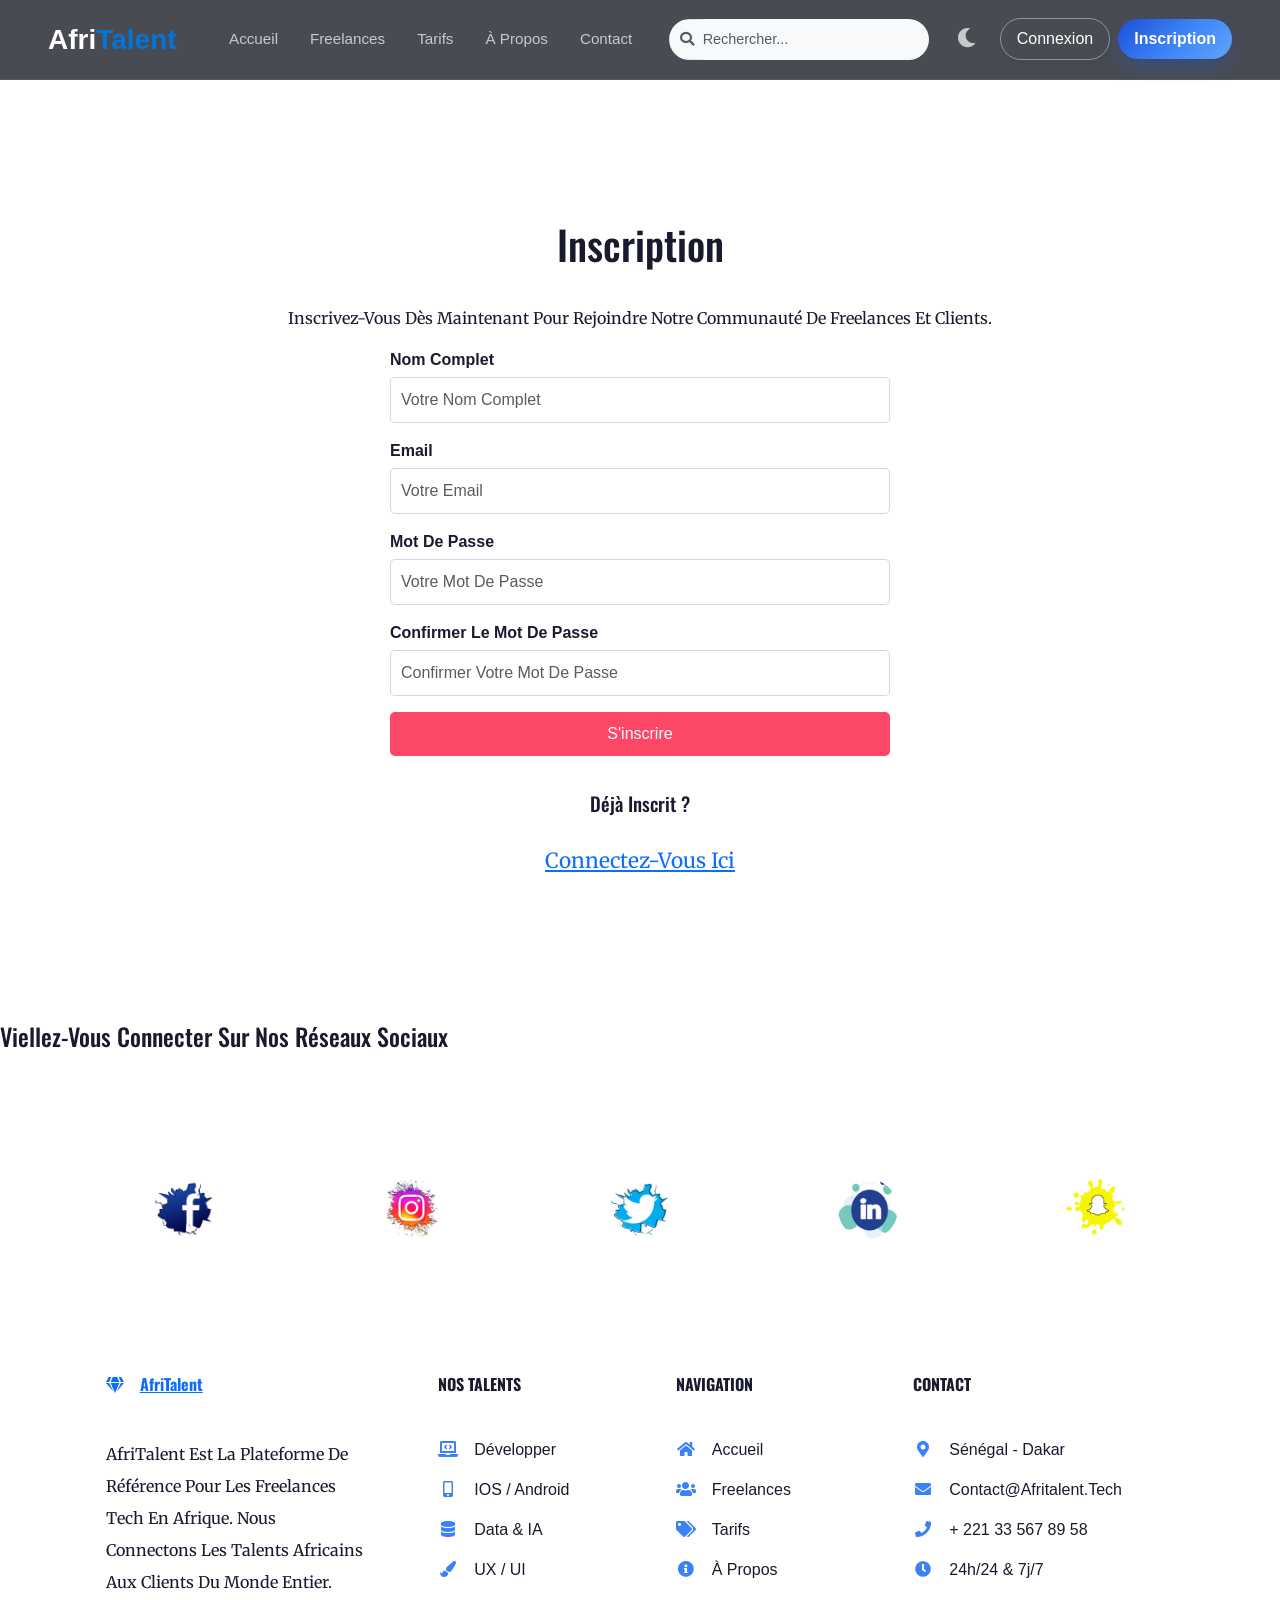
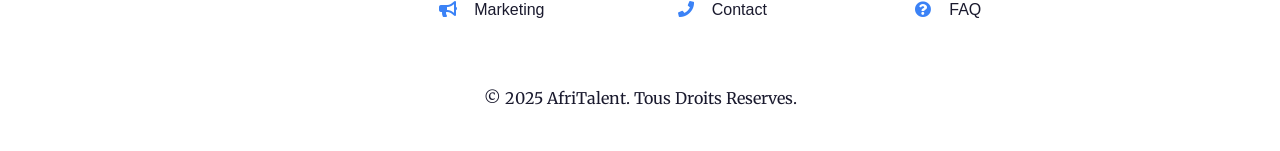
<file: inscription.html>
<!DOCTYPE html>
<html lang="fr">
<head> 
    <meta charset="UTF-8"> 
    <meta name="viewport" content="width=device-width, initial-scale=1.0"> 
    <title>AfriTalent</title> 
    <link rel="icon" href="images/favicon.ico.jfif" type="image/x-icon">
    <!-- Bootstrap 5 via CDN : feuille de style --> 
    <link href="https://cdn.jsdelivr.net/npm/bootstrap@5.3.0/dist/css/bootstrap.min.css" rel="stylesheet"> 
    <!-- Votre feuille de style personnelle --> 
    <link rel="stylesheet" href="css/style.css">
    <link rel="stylesheet" href="css/responsive.css">
    <!-- Fonts Google --> 
    <link rel="preconnect" href="https://fonts.googleapis.com">
    <link rel="preconnect" href="https://fonts.gstatic.com" crossorigin>
    <link href="https://fonts.googleapis.com/css2?family=Merriweather:opsz@18..144&family=Oswald:wght@200..700&display=swap" rel="stylesheet">
    <!-- Font Awesome --> 
    <link rel="stylesheet" href="https://cdnjs.cloudflare.com/ajax/libs/font-awesome/5.15.3/css/all.min.css">
</head>
<body> 
<!-- AfriTalent | La plateforme des freelances tech en Afrique -->
<!-- Navigation Bootstrap commune a toutes les pages --> 
         <nav class="navbar navbar-expand-xl navbar-dark bg-dark sticky-top custom-navbar">
        <div class="container-fluid px-md-5"> 
            <a class="navbar-brand fw-bold fs-3" href="index.html">
                Afri<span class="text-primary-talent">Talent</span>
            </a>
            <button class="navbar-toggler" type="button" data-bs-toggle="collapse" data-bs-target="#navMenu" aria-controls="navMenu" aria-expanded="false" aria-label="Toggle navigation">
                <span class="navbar-toggler-icon"></span>
            </button>
            <div class="collapse navbar-collapse" id="navMenu">
            
                <ul class="navbar-nav mx-auto mb-2 mb-xl-0 gap-3">
                    <li class="nav-item"><a class="nav-link" href="index.html">Accueil</a></li>
                    <li class="nav-item"><a class="nav-link" href="freelances.html">Freelances</a></li>
                    <li class="nav-item"><a class="nav-link" href="tarifs.html">Tarifs</a></li>
                    <li class="nav-item"><a class="nav-link" href="about.html">À propos</a></li>
                    <li class="nav-item"><a class="nav-link" href="contact.html">Contact</a></li>
                </ul>

                <div class="d-flex flex-column flex-xl-row align-items-stretch align-items-xl-center gap-3">
                    
                    <form class="search-navbar m-0" role="search" action="/recherche" method="GET">
                        <div class="input-group">
                            <span class="input-group-text bg-light text-muted border-end-0">
                                <i class="fas fa-search"></i>
                            </span>
                            <input class="form-control bg-light border-start-0 ps-0 text-dark" type="search" placeholder="Rechercher..." aria-label="Rechercher" name="query">
                        </div>
                    </form>

                    <div class="buton  d-flex align-items-center gap-2">
                        <button id="theme-toggle" class="btn theme-btn-style me-1" aria-label="Changer de thème">
                            <i class="fas fa-moon" id="theme-icon"></i>
                        </button>
                        <a href="connexion.html" class="btns-connexion btn-outline-light rounded-pill px-3 shadow-sm">Connexion</a>
                        <a href="inscription.html" class="btn-inscription btn-outline-light rounded-pill px-3 shadow-sm">Inscription</a>
                    </div>
                </div> 
            </div>
        </div>
    </nav>
    <!-- contenu principal -->
    <main>
        <section class="inscription-section">
            <h1>Inscription</h1>
            <p>Inscrivez-vous dès maintenant pour rejoindre notre communauté de freelances et clients.</p>
            <form id="contactForm">
                <div class="mb-3">
                    <label for="name" class="form-label">Nom complet</label>
                    <input type="text" class="form-control" id="name" placeholder="Votre nom complet">
                    <span class="error-msg text-danger small" id="nameError"></span>
                </div>
                <div class="mb-3">
                    <label for="email" class="form-label">Email</label>
                    <input type="email" class="form-control" id="email" placeholder="Votre email">
                    <span class="error-msg text-danger small" id="emailError"></span>

                </div>
                <div class="mb-3">
                    <label for="password" class="form-label">Mot de passe</label>
                    <input type="password" class="form-control" id="password" placeholder="Votre mot de passe">
                </div>
                <div class="mb-3">
                    <label for="confirmPassword" class="form-label">Confirmer le mot de passe</label>
                    <input type="password" class="form-control" id="confirmPassword" placeholder="Confirmer votre mot de passe">
                    <span class="error-msg text-danger small" id="necorrect"></span>
                </div>
               <div class="d-grid mb-3">
                    <button type="submit" class="btn btn-primary">S'inscrire</button>
               </div>
            </form>
            <div class="already-account mt-3">
                <h2>Déjà inscrit ?</h2>
                <p><a href="connexion.html">Connectez-vous ici</a></p>
            </div>
        </section>
    </main>
    <!-- Pied de page --> 
  <footer class="text-center text-lg-start   mt-5">
        <!-- div: Social media -->
            <div class="me-5 d-none d-lg-block">
                <h4>viellez-vous connecter sur nos réseaux sociaux</h4>
            </div>
        <!-- div: Social media -->
        <div class="social-media">
            <div class="container text-center">
                <div class="row social-icones">
                    <div class="col"><a href="https://www.facebook.com"><img src="images/facboook.jpg" alt=""></a></div>
                    <div class="col"><a href="https://www.instagram.com"><img src="images/insta.png" alt="" ></a></div>
                    <div class="col"><a href="https://www.twitter.com"><img src="images/twitter.png" alt=""></a></div>                            
                    <div class="col"><a href="https://www.linkedin.com"><img src="images/linkedin.png" alt=""></a></div>
                    <div class="col"><a href="https://www.snapchat.com"><img src="images/snap.png" alt=""></a></div>
                </div>
            </div>
        </div>
        <!-- div: Links  -->
        <div class="container">
            <div class="row mt-3">           
                <div class="col-md-3 col-lg-4 col-xl-3 mx-auto mb-4">
                    <h6 class="text-uppercase fw-bold mb-4 text-blue-talent">
                        <a href="index.html"><i class="fas fa-gem me-3 t-done"></i>AfriTalent</a>
                    </h6>
                    <p class=" lh-lg">
                        AfriTalent est la plateforme de référence pour les freelances tech en Afrique. 
                        Nous connectons les talents africains aux clients du monde entier.
                    </p>
                </div>                
                <div class="col-md-2 col-lg-2 col-xl-2 mx-auto mb-4">
                    <h6 class="text-uppercase fw-bold mb-4 ">Nos Talents</h6>
                    <ul class="list-unstyled footer-links">
                        <li class="mb-3"><a href="developpement-web.html" class="text-reset"><i class="fas fa-laptop-code me-3 icon-width"></i>Développer</a></li>
                        <li class="mb-3"><a href="mobile.html" class="text-reset"><i class="fas fa-mobile-alt me-3 icon-width"></i>iOS / Android</a></li>
                        <li class="mb-3"><a href="data-science.html" class="text-reset"><i class="fas fa-database me-3 icon-width"></i>Data & IA</a></li>
                        <li class="mb-3"><a href="design-ux-ui.html" class="text-reset"><i class="fas fa-paint-brush me-3 icon-width"></i>UX / UI</a></li>
                        <li class="mb-3"><a href="marketing-digital.html" class="text-reset"><i class="fas fa-bullhorn me-3 icon-width"></i>Marketing</a></li>
                    </ul>
                </div>
                <div class="col-md-3 col-lg-2 col-xl-2 mx-auto mb-4">
                    <h6 class="text-uppercase fw-bold mb-4 ">Navigation</h6>
                    <ul class="list-unstyled footer-links">
                        <li class="mb-3"><a href="index.html" class="text-reset"><i class="fas fa-home me-3 icon-width"></i>Accueil</a></li>
                        <li class="mb-3"><a href="freelances.html" class="text-reset"><i class="fas fa-users me-3 icon-width"></i>Freelances</a></li>
                        <li class="mb-3"><a href="tarifs.html" class="text-reset"><i class="fas fa-tags me-3 icon-width"></i>Tarifs</a></li>
                        <li class="mb-3"><a href="about.html" class="text-reset"><i class="fas fa-info-circle me-3 icon-width"></i>À propos</a></li>
                        <li class="mb-3"><a href="contact.html" class="text-reset"><i class="fas fa-phone me-3 icon-width"></i>Contact</a></li>
                    </ul>
                </div>               
                <div class="col-md-4 col-lg-3 col-xl-3 mx-auto mb-md-0 mb-4">
                    <h6 class="text-uppercase fw-bold mb-4 ">Contact</h6>
                    <ul class="list-unstyled footer-links">
                        <li class="mb-3"><a href="http://maps.google.com" target="_blank" class="text-reset"><i class="fas fa-map-marker-alt me-3 icon-width"></i>Sénégal - Dakar</a></li>
                        <li class="mb-3"><a href="mailto:contact@afritalent.tech" class="text-reset"><i class="fas fa-envelope me-3 icon-width"></i>contact@afritalent.tech</a></li>
                        <li class="mb-3"><a href="tel:+221335678958" class="text-reset"><i class="fas fa-phone me-3 icon-width"></i>+ 221 33 567 89 58</a></li>
                        <li class="mb-3"><a href="horaire.html" class="text-reset"><i class="fas fa-clock me-3 icon-width"></i>24h/24 & 7j/7</a></li>
                        <li class="mb-3"><a href="faq.html" class="text-reset"><i class="fas fa-question-circle me-3 icon-width"></i>FAQ</a></li>
                    </ul>
                </div>
            </div>
        </div>       
        <!-- Copyright -->
        <div class="container py-4"> 
            <p class="text-center">&copy; 2025 AfriTalent. Tous droits reserves.</p> 
        </div> 
    </footer>
    <!-- Footer -->
    <!-- Bouton Retour en haut -->
     <button id="back-to-top" class="btn btn-primary shadow" style="display: none; position: fixed; bottom: 20px; right: 20px; z-index: 1000;">
        <i class="fas fa-arrow-up"></i>
    </button>
    <!-- Bootstrap 5 via CDN : script JavaScript --> 
    <script src="https://cdn.jsdelivr.net/npm/bootstrap@5.3.0/dist/js/bootstrap.bundle.min.js"></script> 

    <!-- Votre script JavaScript --> 
    <script src="js/main.js"></script>

</body>
</html>
</file>
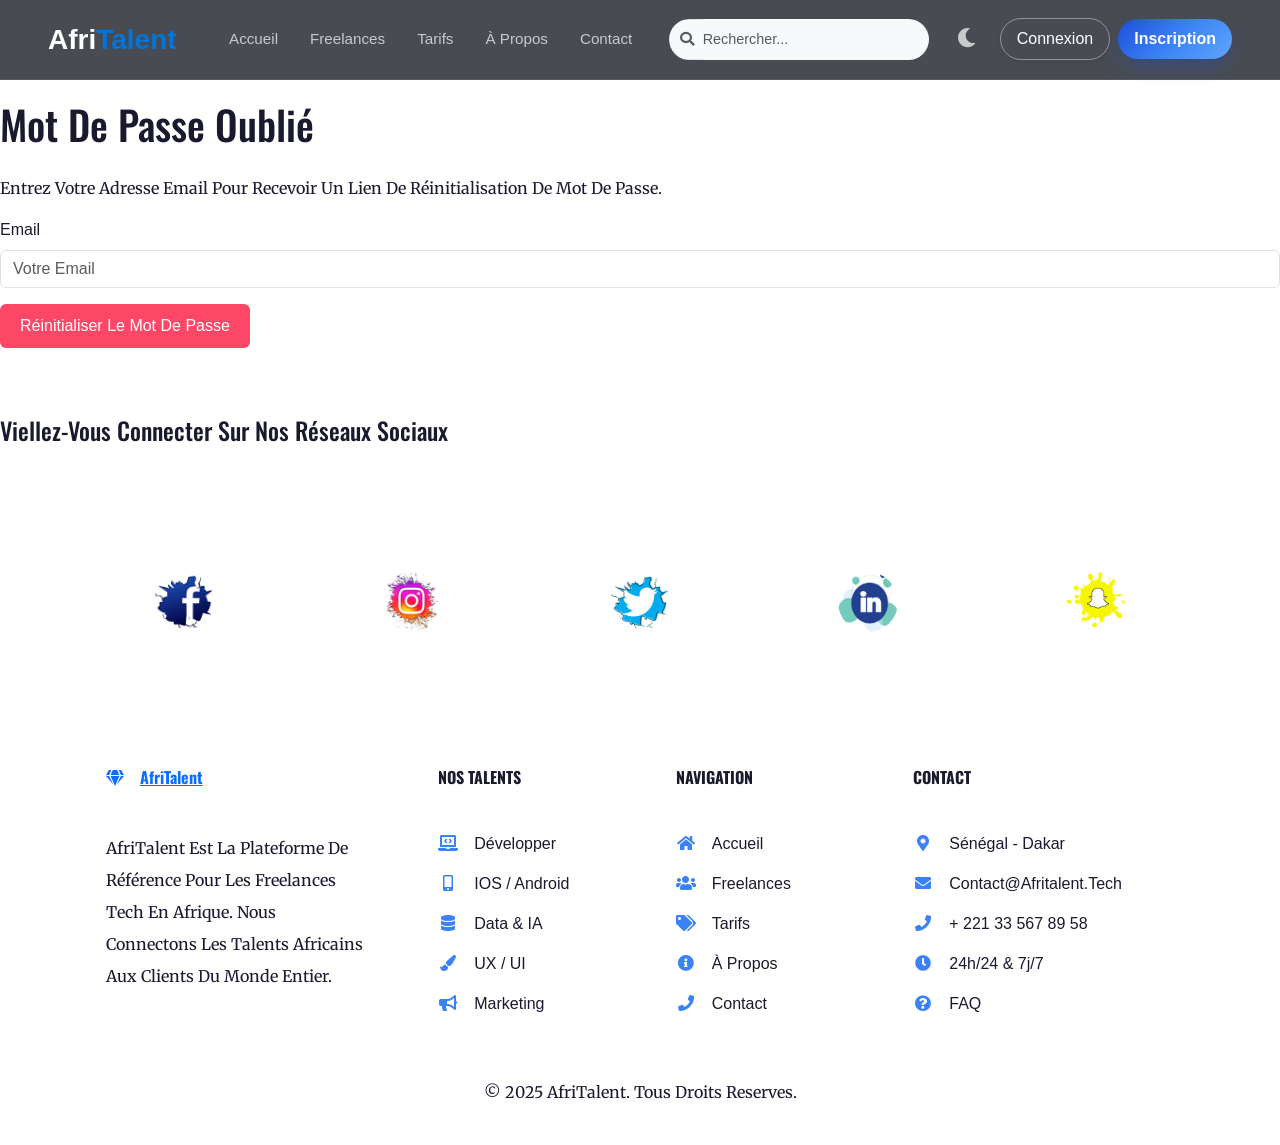
<file: mots-de-pass.html>
<!DOCTYPE html>
<html lang="fr">
<head> 
    <meta charset="UTF-8"> 
    <meta name="viewport" content="width=device-width, initial-scale=1.0"> 
    <title>AfriTalent</title> 
    <link rel="icon" href="images/favicon.ico.jfif" type="image/x-icon">
    <!-- Bootstrap 5 via CDN : feuille de style --> 
    <link href="https://cdn.jsdelivr.net/npm/bootstrap@5.3.0/dist/css/bootstrap.min.css" rel="stylesheet"> 
    <!-- Votre feuille de style personnelle --> 
    <link rel="stylesheet" href="css/style.css">
    <link rel="stylesheet" href="css/responsive.css">
    <!-- Fonts Google --> 
    <link rel="preconnect" href="https://fonts.googleapis.com">
    <link rel="preconnect" href="https://fonts.gstatic.com" crossorigin>
    <link href="https://fonts.googleapis.com/css2?family=Merriweather:opsz@18..144&family=Oswald:wght@200..700&display=swap" rel="stylesheet">
    <!-- Font Awesome --> 
    <link rel="stylesheet" href="https://cdnjs.cloudflare.com/ajax/libs/font-awesome/5.15.3/css/all.min.css">
</head>
<body> 
<!-- AfriTalent | La plateforme des freelances tech en Afrique -->
<!-- Navigation Bootstrap commune a toutes les pages --> 
     <nav class="navbar navbar-expand-xl navbar-dark bg-dark sticky-top custom-navbar">
        <div class="container-fluid px-md-5"> 
            <a class="navbar-brand fw-bold fs-3" href="index.html">
                Afri<span class="text-primary-talent">Talent</span>
            </a>
            <button class="navbar-toggler" type="button" data-bs-toggle="collapse" data-bs-target="#navMenu" aria-controls="navMenu" aria-expanded="false" aria-label="Toggle navigation">
                <span class="navbar-toggler-icon"></span>
            </button>
            <div class="collapse navbar-collapse" id="navMenu">
            
                <ul class="navbar-nav mx-auto mb-2 mb-xl-0 gap-3">
                    <li class="nav-item"><a class="nav-link" href="index.html">Accueil</a></li>
                    <li class="nav-item"><a class="nav-link" href="freelances.html">Freelances</a></li>
                    <li class="nav-item"><a class="nav-link" href="tarifs.html">Tarifs</a></li>
                    <li class="nav-item"><a class="nav-link" href="about.html">À propos</a></li>
                    <li class="nav-item"><a class="nav-link" href="contact.html">Contact</a></li>
                </ul>

                <div class="d-flex flex-column flex-xl-row align-items-stretch align-items-xl-center gap-3">
                    
                    <form class="search-navbar m-0" role="search" action="/recherche" method="GET">
                        <div class="input-group">
                            <span class="input-group-text bg-light text-muted border-end-0">
                                <i class="fas fa-search"></i>
                            </span>
                            <input class="form-control bg-light border-start-0 ps-0 text-dark" type="search" placeholder="Rechercher..." aria-label="Rechercher" name="query">
                        </div>
                    </form>

                    <div class="buton  d-flex align-items-center gap-2">
                        <button id="theme-toggle" class="btn theme-btn-style me-1" aria-label="Changer de thème">
                            <i class="fas fa-moon" id="theme-icon"></i>
                        </button>
                        <a href="connexion.html" class="btns-connexion btn-outline-light rounded-pill px-3 shadow-sm">Connexion</a>
                        <a href="inscription.html" class="btn-inscription btn-outline-light rounded-pill px-3 shadow-sm">Inscription</a>
                    </div>
                </div> 
            </div>
        </div>
    </nav>
    <!-- contenu principal -->
    <main>
        <section class="mots-de-passe">
            <div>
                <h1>Mot de passe oublié</h1>
                <p>Entrez votre adresse email pour recevoir un lien de réinitialisation de mot de passe.</p>
                <form id="contactForm">
                    <div class="mb-3">
                        <label for="email" class="form-label">Email</label>
                        <input type="email" class="form-control" id="email" placeholder="Votre email">
                        <span class="error-msg text-danger small" id="emailError"></span>

                    </div>
                    <a href="réinitialisation.html" class="btn btn-gradient-talent">Réinitialiser le mot de passe</a>
                </form>
            </div>

        </section>
       
    </main>
    <!-- Pied de page --> 
    <footer class="text-center text-lg-start   mt-5">
        <!-- div: Social media -->
            <div class="me-5 d-none d-lg-block">
                <h4>viellez-vous connecter sur nos réseaux sociaux</h4>
            </div>
        <!-- div: Social media -->
        <div class="social-media">
            <div class="container text-center">
                <div class="row social-icones">
                    <div class="col"><a href="https://www.facebook.com"><img src="images/facboook.jpg" alt=""></a></div>
                    <div class="col"><a href="https://www.instagram.com"><img src="images/insta.png" alt="" ></a></div>
                    <div class="col"><a href="https://www.twitter.com"><img src="images/twitter.png" alt=""></a></div>                            
                    <div class="col"><a href="https://www.linkedin.com"><img src="images/linkedin.png" alt=""></a></div>
                    <div class="col"><a href="https://www.snapchat.com"><img src="images/snap.png" alt=""></a></div>
                </div>
            </div>
        </div>
        <!-- div: Links  -->
        <div class="container">
            <div class="row mt-3">           
                <div class="col-md-3 col-lg-4 col-xl-3 mx-auto mb-4">
                    <h6 class="text-uppercase fw-bold mb-4 text-blue-talent">
                        <a href="index.html"><i class="fas fa-gem me-3 t-done"></i>AfriTalent</a>
                    </h6>
                    <p class=" lh-lg">
                        AfriTalent est la plateforme de référence pour les freelances tech en Afrique. 
                        Nous connectons les talents africains aux clients du monde entier.
                    </p>
                </div>                
                <div class="col-md-2 col-lg-2 col-xl-2 mx-auto mb-4">
                    <h6 class="text-uppercase fw-bold mb-4 ">Nos Talents</h6>
                    <ul class="list-unstyled footer-links">
                        <li class="mb-3"><a href="developpement-web.html" class="text-reset"><i class="fas fa-laptop-code me-3 icon-width"></i>Développer</a></li>
                        <li class="mb-3"><a href="mobile.html" class="text-reset"><i class="fas fa-mobile-alt me-3 icon-width"></i>iOS / Android</a></li>
                        <li class="mb-3"><a href="data-science.html" class="text-reset"><i class="fas fa-database me-3 icon-width"></i>Data & IA</a></li>
                        <li class="mb-3"><a href="design-ux-ui.html" class="text-reset"><i class="fas fa-paint-brush me-3 icon-width"></i>UX / UI</a></li>
                        <li class="mb-3"><a href="marketing-digital.html" class="text-reset"><i class="fas fa-bullhorn me-3 icon-width"></i>Marketing</a></li>
                    </ul>
                </div>
                <div class="col-md-3 col-lg-2 col-xl-2 mx-auto mb-4">
                    <h6 class="text-uppercase fw-bold mb-4 ">Navigation</h6>
                    <ul class="list-unstyled footer-links">
                        <li class="mb-3"><a href="index.html" class="text-reset"><i class="fas fa-home me-3 icon-width"></i>Accueil</a></li>
                        <li class="mb-3"><a href="freelances.html" class="text-reset"><i class="fas fa-users me-3 icon-width"></i>Freelances</a></li>
                        <li class="mb-3"><a href="tarifs.html" class="text-reset"><i class="fas fa-tags me-3 icon-width"></i>Tarifs</a></li>
                        <li class="mb-3"><a href="about.html" class="text-reset"><i class="fas fa-info-circle me-3 icon-width"></i>À propos</a></li>
                        <li class="mb-3"><a href="contact.html" class="text-reset"><i class="fas fa-phone me-3 icon-width"></i>Contact</a></li>
                    </ul>
                </div>               
                <div class="col-md-4 col-lg-3 col-xl-3 mx-auto mb-md-0 mb-4">
                    <h6 class="text-uppercase fw-bold mb-4 ">Contact</h6>
                    <ul class="list-unstyled footer-links">
                        <li class="mb-3"><a href="http://maps.google.com" target="_blank" class="text-reset"><i class="fas fa-map-marker-alt me-3 icon-width"></i>Sénégal - Dakar</a></li>
                        <li class="mb-3"><a href="mailto:contact@afritalent.tech" class="text-reset"><i class="fas fa-envelope me-3 icon-width"></i>contact@afritalent.tech</a></li>
                        <li class="mb-3"><a href="tel:+221335678958" class="text-reset"><i class="fas fa-phone me-3 icon-width"></i>+ 221 33 567 89 58</a></li>
                        <li class="mb-3"><a href="horaire.html" class="text-reset"><i class="fas fa-clock me-3 icon-width"></i>24h/24 & 7j/7</a></li>
                        <li class="mb-3"><a href="faq.html" class="text-reset"><i class="fas fa-question-circle me-3 icon-width"></i>FAQ</a></li>
                    </ul>
                </div>
            </div>
        </div>       
        <!-- Copyright -->
        <div class="container py-4"> 
            <p class="text-center">&copy; 2025 AfriTalent. Tous droits reserves.</p> 
        </div> 
    </footer>
    <!-- Footer -->
    <!-- Bouton Retour en haut -->
     <button id="back-to-top" class="btn btn-primary shadow" style="display: none; position: fixed; bottom: 20px; right: 20px; z-index: 1000;">
        <i class="fas fa-arrow-up"></i>
    </button>
    <!-- Bootstrap 5 via CDN : script JavaScript --> 
    <script src="https://cdn.jsdelivr.net/npm/bootstrap@5.3.0/dist/js/bootstrap.bundle.min.js"></script> 

    <!-- Votre script JavaScript --> 
    <script src="js/main.js"></script>

</body>
</html>
</file>
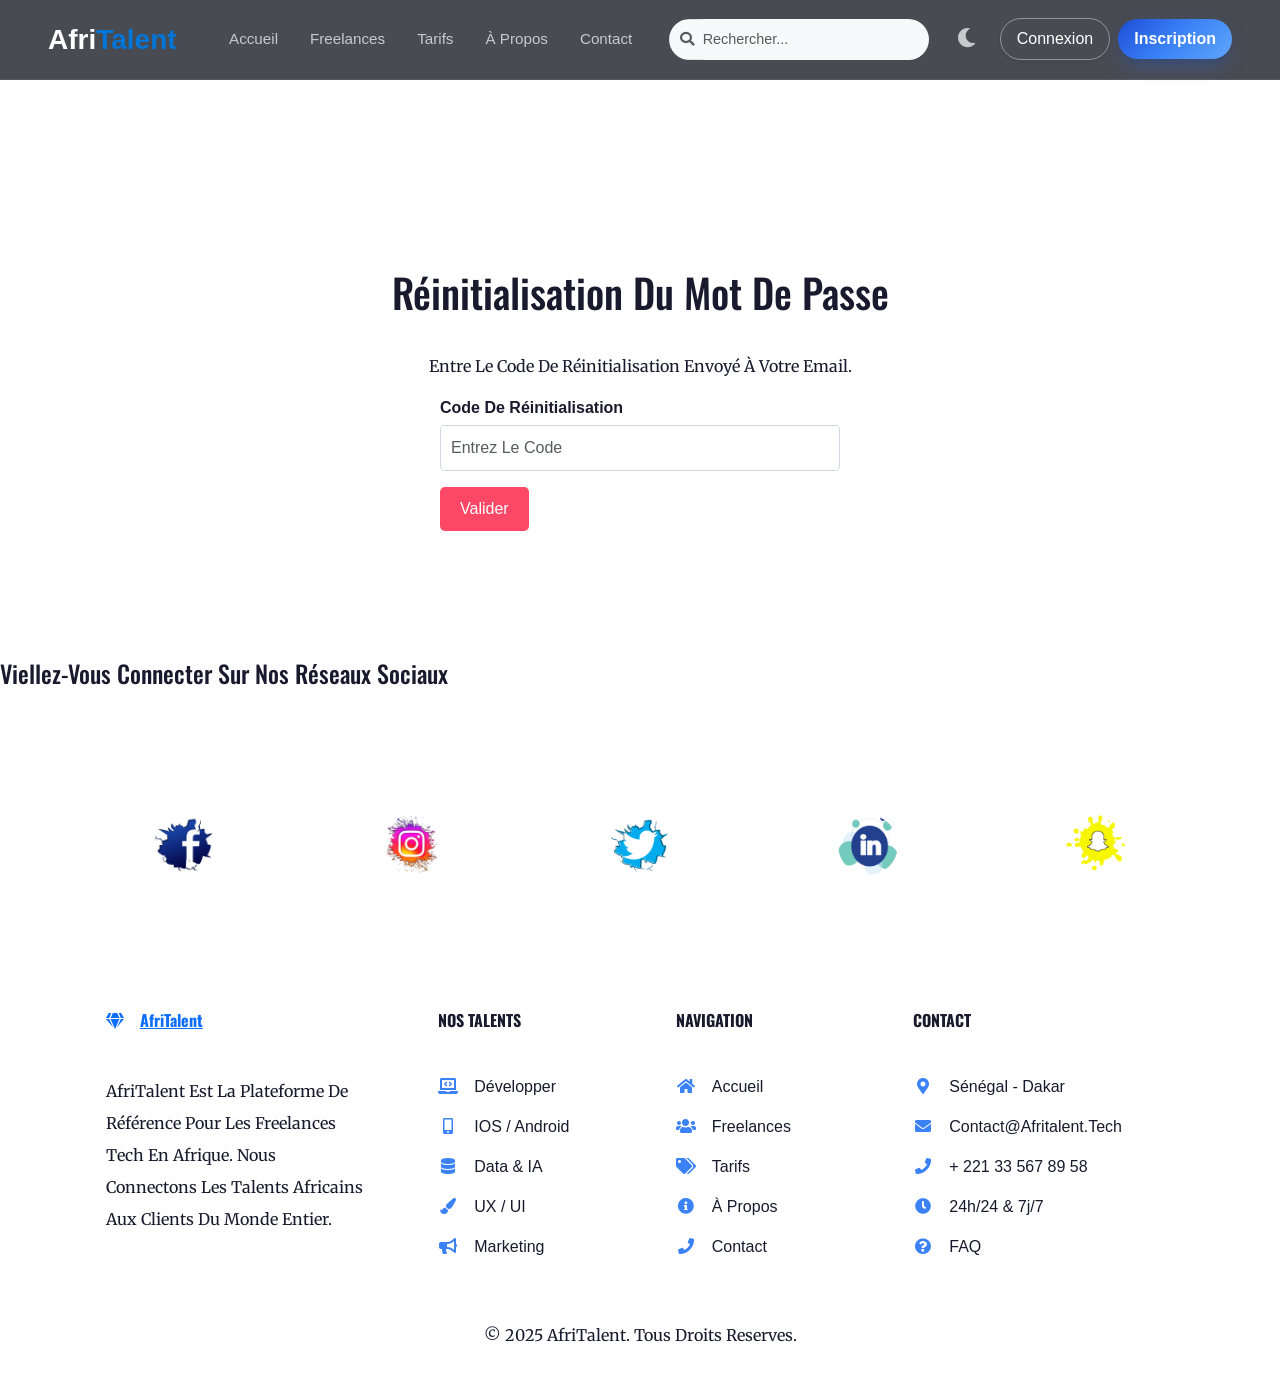
<file: réinitialisation.html>
<!DOCTYPE html>
<html lang="fr">
<head> 
    <meta charset="UTF-8"> 
    <meta name="viewport" content="width=device-width, initial-scale=1.0"> 
    <title>AfriTalent</title> 
    <link rel="icon" href="images/favicon.ico.jfif" type="image/x-icon ">
    <!-- Bootstrap 5 via CDN : feuille de style --> 
    <link href="https://cdn.jsdelivr.net/npm/bootstrap@5.3.0/dist/css/bootstrap.min.css" rel="stylesheet"> 
    <!-- Votre feuille de style personnelle --> 
    <link rel="stylesheet" href="css/style.css">
    <link rel="stylesheet" href="css/responsive.css">
    <!-- Fonts Google --> 
    <link rel="preconnect" href="https://fonts.googleapis.com">
    <link rel="preconnect" href="https://fonts.gstatic.com" crossorigin>
    <link href="https://fonts.googleapis.com/css2?family=Merriweather:opsz@18..144&family=Oswald:wght@200..700&display=swap" rel="stylesheet">
    <!-- Font Awesome --> 
    <link rel="stylesheet" href="https://cdnjs.cloudflare.com/ajax/libs/font-awesome/5.15.3/css/all.min.css">
</head>
<body> 
<!-- AfriTalent | La plateforme des freelances tech en Afrique -->
<!-- Navigation Bootstrap commune a toutes les pages --> 
    <nav class="navbar navbar-expand-xl navbar-dark bg-dark sticky-top custom-navbar">
        <div class="container-fluid px-md-5"> 
            <a class="navbar-brand fw-bold fs-3" href="index.html">
                Afri<span class="text-primary-talent">Talent</span>
            </a>
            <button class="navbar-toggler" type="button" data-bs-toggle="collapse" data-bs-target="#navMenu" aria-controls="navMenu" aria-expanded="false" aria-label="Toggle navigation">
                <span class="navbar-toggler-icon"></span>
            </button>
            <div class="collapse navbar-collapse" id="navMenu">
            
                <ul class="navbar-nav mx-auto mb-2 mb-xl-0 gap-3">
                    <li class="nav-item"><a class="nav-link" href="index.html">Accueil</a></li>
                    <li class="nav-item"><a class="nav-link" href="freelances.html">Freelances</a></li>
                    <li class="nav-item"><a class="nav-link" href="tarifs.html">Tarifs</a></li>
                    <li class="nav-item"><a class="nav-link" href="about.html">À propos</a></li>
                    <li class="nav-item"><a class="nav-link" href="contact.html">Contact</a></li>
                </ul>

                <div class="d-flex flex-column flex-xl-row align-items-stretch align-items-xl-center gap-3">
                    
                    <form class="search-navbar m-0" role="search" action="/recherche" method="GET">
                        <div class="input-group">
                            <span class="input-group-text bg-light text-muted border-end-0">
                                <i class="fas fa-search"></i>
                            </span>
                            <input class="form-control bg-light border-start-0 ps-0 text-dark" type="search" placeholder="Rechercher..." aria-label="Rechercher" name="query">
                        </div>
                    </form>

                    <div class="buton  d-flex align-items-center gap-2">
                        <button id="theme-toggle" class="btn theme-btn-style me-1" aria-label="Changer de thème">
                            <i class="fas fa-moon" id="theme-icon"></i>
                        </button>
                        <a href="connexion.html" class="btns-connexion btn-outline-light rounded-pill px-3 shadow-sm">Connexion</a>
                        <a href="inscription.html" class="btn-inscription btn-outline-light rounded-pill px-3 shadow-sm">Inscription</a>
                    </div>
                </div> 
            </div>
        </div>
    </nav>
    <!-- contenu principal -->
    <main>
        <section class="password-reset-section">
            <div class="container mt-5">
                <h1>Réinitialisation du mot de passe</h1>
                <p>Entre le code de réinitialisation envoyé à votre email.</p>
                <form>
                    <div class="mb-3">
                        <label for="code" class="form-label">Code de réinitialisation</label>
                        <input type="text" class="form-control" id="code" placeholder="Entrez le code">
                    </div>
                    <a href="connexion.html" class="btn btn-primary">Valider</a>
                </form>
            </div>
        </section>
    </main>
    <!-- Pied de page --> 
    <footer class="text-center text-lg-start   mt-5">
        <!-- div: Social media -->
            <div class="me-5 d-none d-lg-block">
                <h4>viellez-vous connecter sur nos réseaux sociaux</h4>
            </div>
        <!-- div: Social media -->
        <div class="social-media">
            <div class="container text-center">
                <div class="row social-icones">
                    <div class="col"><a href="https://www.facebook.com"><img src="images/facboook.jpg" alt=""></a></div>
                    <div class="col"><a href="https://www.instagram.com"><img src="images/insta.png" alt="" ></a></div>
                    <div class="col"><a href="https://www.twitter.com"><img src="images/twitter.png" alt=""></a></div>                            
                    <div class="col"><a href="https://www.linkedin.com"><img src="images/linkedin.png" alt=""></a></div>
                    <div class="col"><a href="https://www.snapchat.com"><img src="images/snap.png" alt=""></a></div>
                </div>
            </div>
        </div>
        <!-- div: Links  -->
        <div class="container">
            <div class="row mt-3">           
                <div class="col-md-3 col-lg-4 col-xl-3 mx-auto mb-4">
                    <h6 class="text-uppercase fw-bold mb-4 text-blue-talent">
                        <a href="index.html"><i class="fas fa-gem me-3 t-done"></i>AfriTalent</a>
                    </h6>
                    <p class=" lh-lg">
                        AfriTalent est la plateforme de référence pour les freelances tech en Afrique. 
                        Nous connectons les talents africains aux clients du monde entier.
                    </p>
                </div>                
                <div class="col-md-2 col-lg-2 col-xl-2 mx-auto mb-4">
                    <h6 class="text-uppercase fw-bold mb-4 ">Nos Talents</h6>
                    <ul class="list-unstyled footer-links">
                        <li class="mb-3"><a href="developpement-web.html" class="text-reset"><i class="fas fa-laptop-code me-3 icon-width"></i>Développer</a></li>
                        <li class="mb-3"><a href="mobile.html" class="text-reset"><i class="fas fa-mobile-alt me-3 icon-width"></i>iOS / Android</a></li>
                        <li class="mb-3"><a href="data-science.html" class="text-reset"><i class="fas fa-database me-3 icon-width"></i>Data & IA</a></li>
                        <li class="mb-3"><a href="design-ux-ui.html" class="text-reset"><i class="fas fa-paint-brush me-3 icon-width"></i>UX / UI</a></li>
                        <li class="mb-3"><a href="marketing-digital.html" class="text-reset"><i class="fas fa-bullhorn me-3 icon-width"></i>Marketing</a></li>
                    </ul>
                </div>
                <div class="col-md-3 col-lg-2 col-xl-2 mx-auto mb-4">
                    <h6 class="text-uppercase fw-bold mb-4 ">Navigation</h6>
                    <ul class="list-unstyled footer-links">
                        <li class="mb-3"><a href="index.html" class="text-reset"><i class="fas fa-home me-3 icon-width"></i>Accueil</a></li>
                        <li class="mb-3"><a href="freelances.html" class="text-reset"><i class="fas fa-users me-3 icon-width"></i>Freelances</a></li>
                        <li class="mb-3"><a href="tarifs.html" class="text-reset"><i class="fas fa-tags me-3 icon-width"></i>Tarifs</a></li>
                        <li class="mb-3"><a href="about.html" class="text-reset"><i class="fas fa-info-circle me-3 icon-width"></i>À propos</a></li>
                        <li class="mb-3"><a href="contact.html" class="text-reset"><i class="fas fa-phone me-3 icon-width"></i>Contact</a></li>
                    </ul>
                </div>               
                <div class="col-md-4 col-lg-3 col-xl-3 mx-auto mb-md-0 mb-4">
                    <h6 class="text-uppercase fw-bold mb-4 ">Contact</h6>
                    <ul class="list-unstyled footer-links">
                        <li class="mb-3"><a href="http://maps.google.com" target="_blank" class="text-reset"><i class="fas fa-map-marker-alt me-3 icon-width"></i>Sénégal - Dakar</a></li>
                        <li class="mb-3"><a href="mailto:contact@afritalent.tech" class="text-reset"><i class="fas fa-envelope me-3 icon-width"></i>contact@afritalent.tech</a></li>
                        <li class="mb-3"><a href="tel:+221335678958" class="text-reset"><i class="fas fa-phone me-3 icon-width"></i>+ 221 33 567 89 58</a></li>
                        <li class="mb-3"><a href="horaire.html" class="text-reset"><i class="fas fa-clock me-3 icon-width"></i>24h/24 & 7j/7</a></li>
                        <li class="mb-3"><a href="faq.html" class="text-reset"><i class="fas fa-question-circle me-3 icon-width"></i>FAQ</a></li>
                    </ul>
                </div>
            </div>
        </div>       
        <!-- Copyright -->
        <div class="container py-4"> 
            <p class="text-center">&copy; 2025 AfriTalent. Tous droits reserves.</p> 
        </div> 
    </footer>
    <!-- Footer -->
  <!-- Bouton Retour en haut -->
        <button id="back-to-top" class="btn btn-primary shadow" style="display: none; position: fixed; bottom: 20px; right: 20px; z-index: 1000;">
            <i class="fas fa-arrow-up"></i>
        </button>
    <!-- Bootstrap 5 via CDN : script JavaScript --> 
    <script src="https://cdn.jsdelivr.net/npm/bootstrap@5.3.0/dist/js/bootstrap.bundle.min.js"></script> 

    <!-- Votre script JavaScript --> 
    <script src="js/main.js"></script>

</body>
</html>
</file>
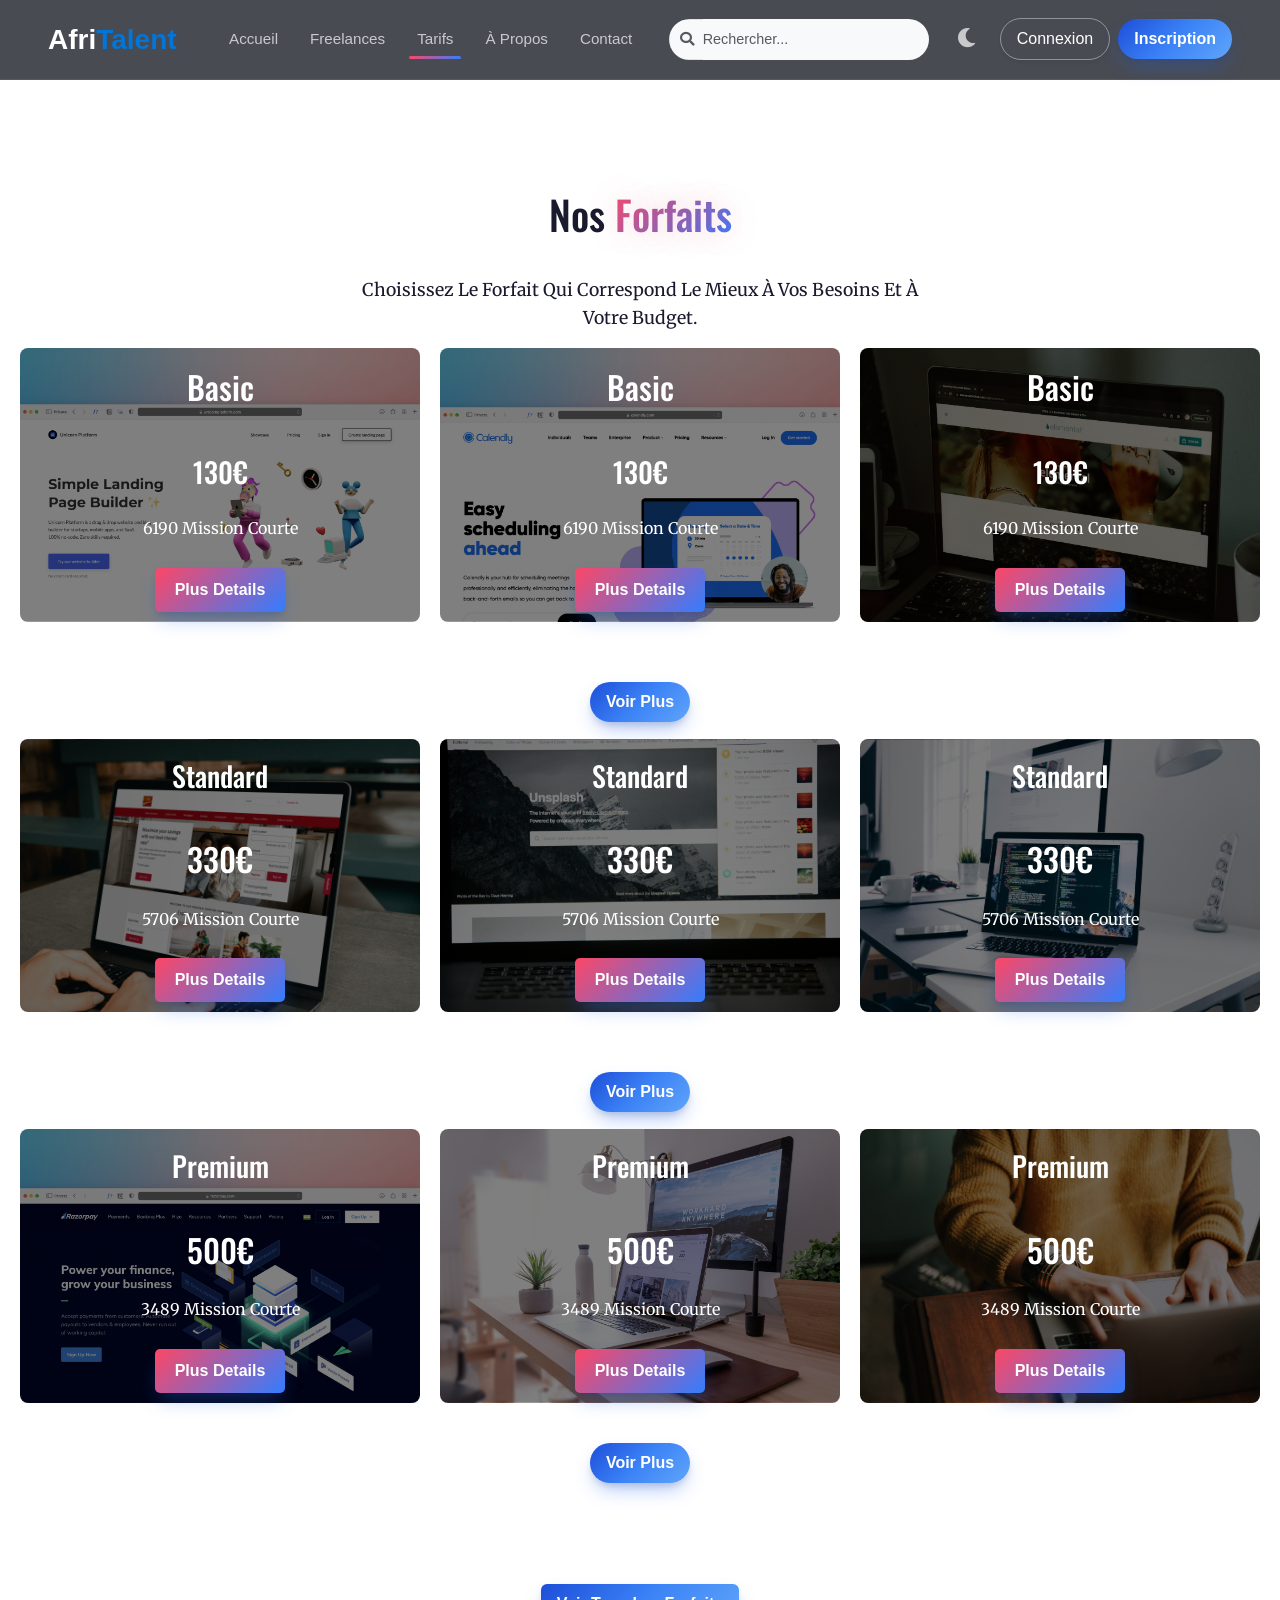
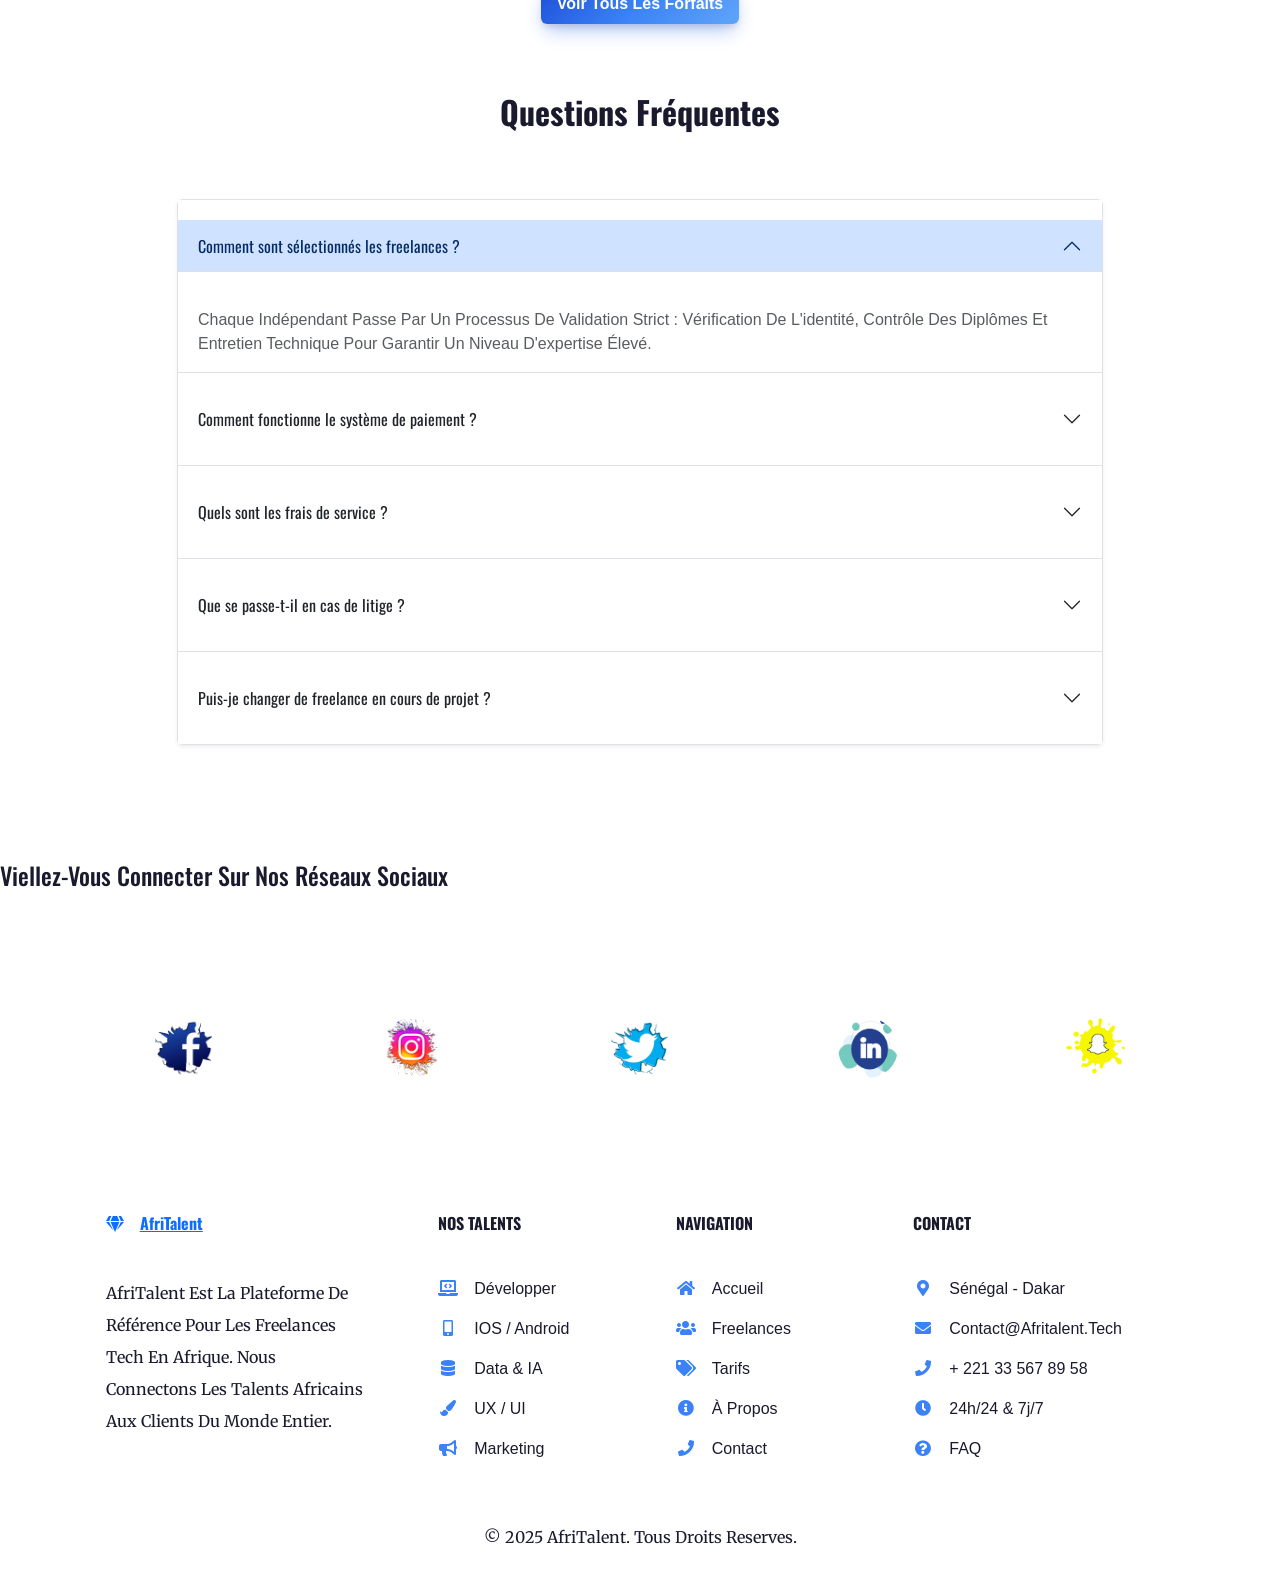
<file: tarifs.html>
<!DOCTYPE html>
<html lang="fr">
<head> 
    <meta charset="UTF-8"> 
    <meta name="viewport" content="width=device-width, initial-scale=1.0"> 
    <title>AfriTalent</title> 
    <link rel="icon" href="images/favicon.ico.jfif" type="image/x-icon">
    <!-- Bootstrap 5 via CDN : feuille de style --> 
    <link href="https://cdn.jsdelivr.net/npm/bootstrap@5.3.0/dist/css/bootstrap.min.css" rel="stylesheet"> 
    <!-- Votre feuille de style personnelle --> 
    <link rel="stylesheet" href="css/style.css">
    <link rel="stylesheet" href="css/responsive.css">
    <!-- Fonts Google --> 
    <link rel="preconnect" href="https://fonts.googleapis.com">
    <link rel="preconnect" href="https://fonts.gstatic.com" crossorigin>
    <link href="https://fonts.googleapis.com/css2?family=Merriweather:opsz@18..144&family=Oswald:wght@200..700&display=swap" rel="stylesheet">
    <!-- Font Awesome --> 
    <link rel="stylesheet" href="https://cdnjs.cloudflare.com/ajax/libs/font-awesome/5.15.3/css/all.min.css">
</head>

<body> 
    <!-- Le contenu de la page sera ajoute ici --> 
    <!-- Navigation Bootstrap commune a toutes les pages --> 
     <nav class="navbar navbar-expand-xl navbar-dark bg-dark sticky-top custom-navbar">
        <div class="container-fluid px-md-5"> 
            <a class="navbar-brand fw-bold fs-3" href="index.html">
                Afri<span class="text-primary-talent">Talent</span>
            </a>
            <button class="navbar-toggler" type="button" data-bs-toggle="collapse" data-bs-target="#navMenu" aria-controls="navMenu" aria-expanded="false" aria-label="Toggle navigation">
                <span class="navbar-toggler-icon"></span>
            </button>
            <div class="collapse navbar-collapse" id="navMenu">
            
                <ul class="navbar-nav mx-auto mb-2 mb-xl-0 gap-3">
                    <li class="nav-item"><a class="nav-link " href="index.html">Accueil</a></li>
                    <li class="nav-item"><a class="nav-link" href="freelances.html">Freelances</a></li>
                    <li class="nav-item"><a class="nav-link active" href="tarifs.html">Tarifs</a></li>
                    <li class="nav-item"><a class="nav-link" href="about.html">À propos</a></li>
                    <li class="nav-item"><a class="nav-link" href="contact.html">Contact</a></li>
                </ul>

                <div class="d-flex flex-column flex-xl-row align-items-stretch align-items-xl-center gap-3">
                    
                    <form class="search-navbar m-0" role="search" action="/recherche" method="GET">
                        <div class="input-group">
                            <span class="input-group-text bg-light text-muted border-end-0">
                                <i class="fas fa-search"></i>
                            </span>
                            <input class="form-control bg-light border-start-0 ps-0 text-dark" type="search" placeholder="Rechercher..." aria-label="Rechercher" name="query">
                        </div>
                    </form>

                    <div class="buton  d-flex align-items-center gap-2">
                        <button id="theme-toggle" class="btn theme-btn-style me-1" aria-label="Changer de thème">
                            <i class="fas fa-moon" id="theme-icon"></i>
                        </button>
                        <a href="connexion.html" class="btns-connexion btn-outline-light rounded-pill px-3 shadow-sm">Connexion</a>
                        <a href="inscription.html" class="btn-inscription btn-outline-light rounded-pill px-3 shadow-sm">Inscription</a>
                    </div>
                </div> 
            </div>
        </div>
    </nav>
  
    <!-- Contenu principal -->
    <main>
        <!-- section des tarifs -->
        <section class="tarifs-section">
            <h1>Nos <span class="text-gradient-talent">Forfaits</span> </h1>
            <p class="subtitle-freelance">Choisissez le forfait qui correspond le mieux à vos besoins et à votre budget.</p>
            <div class="container-card mt-3">
                <div class="card1" style="width:400px">
                    <div class="card-body">
                        <div class="cards">
                            <h2>Basic</h2>
                            <h3>130€</h3>
                            <p>6190 Mission courte</p>
                            <div class="btn-freelances">
                                <a href="#" class="btn btn-primary">Plus Details</a>
                            </div>
                        </div>               
                    </div>
                </div>
                <div class="card11" style="width:400px">
                    <div class="card-body">
                        <div class="cards">
                            <h2>Basic</h2>
                            <h3>130€</h3>
                            <p>6190 Mission courte</p>
                            <div class="btn-freelances">
                                <a href="#" class="btn btn-primary">Plus Details</a>
                            </div>
                        </div>               
                    </div>
                </div>
                <div class="card111" style="width:400px">
                    <div class="card-body">
                        <div class="cards">
                            <h2>Basic</h2>
                            <h3>130€</h3>
                            <p>6190 Mission courte</p>
                            <div class="btn-freelances">
                                <a href="#" class="btn btn-primary">Plus Details</a>
                            </div>
                        </div>               
                    </div>
                </div>
                <div class="separator">
                    <a href="freelances.html" class="btn btn-primary rounded-pill px-3 shadow-sm">Voir plus</a> 
                </div>
            </div>
            <div class="container-card mt-3">
                <div class="card2" style="width:400px">
                    <div class="card-body">
                        <div class="cards">
                            <h3>Standard</h3>
                            <h2>330€</h2>
                            <p>5706 Mission courte</p>
                            <div class="btn-freelances">
                                <a href="#" class="btn btn-primary">Plus Details</a>
                            </div>
                        </div>               
                    </div>
                </div>
                 <div class="card22" style="width:400px">
                    <div class="card-body">
                        <div class="cards">
                            <h3>Standard</h3>
                            <h2>330€</h2>
                            <p>5706 Mission courte</p>
                            <div class="btn-freelances">
                                <a href="#" class="btn btn-primary">Plus Details</a>
                            </div>
                        </div>               
                    </div>
                </div>
                 <div class="card222" style="width:400px">
                    <div class="card-body">
                        <div class="cards">
                            <h3>Standard</h3>
                            <h2>330€</h2>
                            <p>5706 Mission courte</p>
                            <div class="btn-freelances">
                                <a href="#" class="btn btn-primary">Plus Details</a>
                            </div>
                        </div>               
                    </div>
                </div>
                <div class="separator">
                    <a href="freelances.html" class="btn btn-primary rounded-pill px-3 shadow-sm">Voir plus</a> 
                </div>
            </div>
            <div class="container-card mt-3">
                <div class="card3" style="width:400px">
                    <div class="card-body">
                        <div class="cards">
                            <h3>Premium</h3>
                            <h2>500€</h2>
                            <p>3489 Mission courte</p>
                            <div class="btn-freelances">
                                <a href="#" class="btn btn-primary">Plus Details</a>
                            </div>
                        </div>               
                    </div>
                </div>
                <div class="card33" style="width:400px">
                    <div class="card-body">
                        <div class="cards">
                            <h3>Premium</h3>
                            <h2>500€</h2>
                            <p>3489 Mission courte</p>
                            <div class="btn-freelances">
                                <a href="#" class="btn btn-primary">Plus Details</a>
                            </div>
                        </div>               
                    </div>
                </div>
                <div class="card333" style="width:400px">
                    <div class="card-body">
                        <div class="cards">
                            <h3>Premium</h3>
                            <h2>500€</h2>
                            <p>3489 Mission courte</p>
                            <div class="btn-freelances">
                                <a href="#" class="btn btn-primary">Plus Details</a>
                            </div>
                        </div>               
                    </div>
                </div>
            </div> 
            <div class="separator">
                <a href="freelances.html" class="btn btn-primary rounded-pill px-3 shadow-sm">Voir plus</a> 
            </div>
        </section>
        
        <div class="separator">
            <a href="#" class="btn btn-primary">Voir tous les forfaits</a>
        </div>
        <section class="container py-5">
            <h2 class="text-center mb-5 fw-bold">Questions Fréquentes</h2>
            <div class="row justify-content-center">
                <div class="col-lg-10">
                    <div class="accordion accordion-flush shadow-sm border rounded" id="faqPlatform">
                        
                        <div class="accordion-item">
                            <h2 class="accordion-header" id="flush-headingOne">
                                <button class="accordion-button" type="button" data-bs-toggle="collapse" data-bs-target="#flush-collapseOne" aria-expanded="true" aria-controls="flush-collapseOne">
                                Comment sont sélectionnés les freelances ?
                                </button>
                            </h2>
                            <div id="flush-collapseOne" class="accordion-collapse collapse show" data-bs-parent="#faqPlatform">
                                <div class="accordion-body text-muted">
                                Chaque indépendant passe par un processus de validation strict : vérification de l'identité, contrôle des diplômes et entretien technique pour garantir un niveau d'expertise élevé.
                                </div>
                            </div>
                        </div>

                        <div class="accordion-item">
                            <h2 class="accordion-header" id="flush-headingTwo">
                            <button class="accordion-button collapsed" type="button" data-bs-toggle="collapse" data-bs-target="#flush-collapseTwo" aria-expanded="false" aria-controls="flush-collapseTwo">
                                Comment fonctionne le système de paiement ?
                            </button>
                            </h2>
                            <div id="flush-collapseTwo" class="accordion-collapse collapse" data-bs-parent="#faqPlatform">
                                <div class="accordion-body text-muted">
                                Nous utilisons un système de paiement sécurisé par séquestre. Les fonds sont bloqués sur la plateforme au début de la mission et ne sont versés au freelance qu'une fois que vous avez validé la livraison.
                                </div>
                            </div>
                        </div>

                        <div class="accordion-item">
                            <h2 class="accordion-header" id="flush-headingThree">
                                <button class="accordion-button collapsed" type="button" data-bs-toggle="collapse" data-bs-target="#flush-collapseThree" aria-expanded="false" aria-controls="flush-collapseThree">
                                Quels sont les frais de service ?
                                </button>
                            </h2>
                            <div id="flush-collapseThree" class="accordion-collapse collapse" data-bs-parent="#faqPlatform">
                                <div class="accordion-body text-muted">
                                L'inscription est gratuite. Nous prélevons une commission de 5% sur le montant HT des projets pour couvrir les frais de fonctionnement, l'assurance et le support client disponible 7j/7.
                                </div>
                            </div>
                        </div>

                        <div class="accordion-item">
                            <h2 class="accordion-header" id="flush-headingFour">
                                <button class="accordion-button collapsed" type="button" data-bs-toggle="collapse" data-bs-target="#flush-collapseFour" aria-expanded="false" aria-controls="flush-collapseFour">
                                Que se passe-t-il en cas de litige ?
                                </button>
                            </h2>
                            <div id="flush-collapseFour" class="accordion-collapse collapse"  data-bs-parent="#faqPlatform">
                                <div class="accordion-body text-muted">
                                En cas de désaccord, notre équipe de médiation intervient sous 48h. Nous analysons les échanges sur la plateforme et les livrables pour proposer une solution équitable pour les deux parties.
                                </div>
                            </div>
                        </div>

                        <div class="accordion-item">
                            <h2 class="accordion-header" id="flush-headingFive">
                                <button class="accordion-button collapsed" type="button" data-bs-toggle="collapse" data-bs-target="#flush-collapseFive" aria-expanded="false" aria-controls="flush-collapseFive">
                                    Puis-je changer de freelance en cours de projet ?
                                </button>
                            </h2>
                            <div id="flush-collapseFive" class="accordion-collapse collapse"  data-bs-parent="#faqPlatform">
                                <div class="accordion-body text-muted">
                                    Oui, vous pouvez mettre fin à une mission. Selon l'avancement du projet, un dédommagement proportionnel au travail déjà effectué peut être appliqué. Contactez votre gestionnaire de compte pour plus de détails.
                                </div>
                            </div>
                        </div>
                    </div>
                </div>
            </div>
        </section>
    </main>
    <!-- footer -->
    <!-- Pied de page --> 
   <footer class="text-center text-lg-start   mt-5">
        <!-- div: Social media -->
            <div class="me-5 d-none d-lg-block">
                <h4>viellez-vous connecter sur nos réseaux sociaux</h4>
            </div>
        <!-- div: Social media -->
        <div class="social-media">
            <div class="container text-center">
                <div class="row social-icones">
                    <div class="col"><a href="https://www.facebook.com"><img src="images/facboook.jpg" alt=""></a></div>
                    <div class="col"><a href="https://www.instagram.com"><img src="images/insta.png" alt="" ></a></div>
                    <div class="col"><a href="https://www.twitter.com"><img src="images/twitter.png" alt=""></a></div>                            
                    <div class="col"><a href="https://www.linkedin.com"><img src="images/linkedin.png" alt=""></a></div>
                    <div class="col"><a href="https://www.snapchat.com"><img src="images/snap.png" alt=""></a></div>
                </div>
            </div>
        </div>
        <!-- div: Links  -->
        <div class="container">
            <div class="row mt-3">           
                <div class="col-md-3 col-lg-4 col-xl-3 mx-auto mb-4">
                    <h6 class="text-uppercase fw-bold mb-4 text-blue-talent">
                        <a href="index.html"><i class="fas fa-gem me-3 t-done"></i>AfriTalent</a>
                    </h6>
                    <p class=" lh-lg">
                        AfriTalent est la plateforme de référence pour les freelances tech en Afrique. 
                        Nous connectons les talents africains aux clients du monde entier.
                    </p>
                </div>                
                <div class="col-md-2 col-lg-2 col-xl-2 mx-auto mb-4">
                    <h6 class="text-uppercase fw-bold mb-4 ">Nos Talents</h6>
                    <ul class="list-unstyled footer-links">
                        <li class="mb-3"><a href="developpement-web.html" class="text-reset"><i class="fas fa-laptop-code me-3 icon-width"></i>Développer</a></li>
                        <li class="mb-3"><a href="mobile.html" class="text-reset"><i class="fas fa-mobile-alt me-3 icon-width"></i>iOS / Android</a></li>
                        <li class="mb-3"><a href="data-science.html" class="text-reset"><i class="fas fa-database me-3 icon-width"></i>Data & IA</a></li>
                        <li class="mb-3"><a href="design-ux-ui.html" class="text-reset"><i class="fas fa-paint-brush me-3 icon-width"></i>UX / UI</a></li>
                        <li class="mb-3"><a href="marketing-digital.html" class="text-reset"><i class="fas fa-bullhorn me-3 icon-width"></i>Marketing</a></li>
                    </ul>
                </div>
                <div class="col-md-3 col-lg-2 col-xl-2 mx-auto mb-4">
                    <h6 class="text-uppercase fw-bold mb-4 ">Navigation</h6>
                    <ul class="list-unstyled footer-links">
                        <li class="mb-3"><a href="index.html" class="text-reset"><i class="fas fa-home me-3 icon-width"></i>Accueil</a></li>
                        <li class="mb-3"><a href="freelances.html" class="text-reset"><i class="fas fa-users me-3 icon-width"></i>Freelances</a></li>
                        <li class="mb-3"><a href="tarifs.html" class="text-reset"><i class="fas fa-tags me-3 icon-width"></i>Tarifs</a></li>
                        <li class="mb-3"><a href="about.html" class="text-reset"><i class="fas fa-info-circle me-3 icon-width"></i>À propos</a></li>
                        <li class="mb-3"><a href="contact.html" class="text-reset"><i class="fas fa-phone me-3 icon-width"></i>Contact</a></li>
                    </ul>
                </div>               
                <div class="col-md-4 col-lg-3 col-xl-3 mx-auto mb-md-0 mb-4">
                    <h6 class="text-uppercase fw-bold mb-4 ">Contact</h6>
                    <ul class="list-unstyled footer-links">
                        <li class="mb-3"><a href="http://maps.google.com" target="_blank" class="text-reset"><i class="fas fa-map-marker-alt me-3 icon-width"></i>Sénégal - Dakar</a></li>
                        <li class="mb-3"><a href="mailto:contact@afritalent.tech" class="text-reset"><i class="fas fa-envelope me-3 icon-width"></i>contact@afritalent.tech</a></li>
                        <li class="mb-3"><a href="tel:+221335678958" class="text-reset"><i class="fas fa-phone me-3 icon-width"></i>+ 221 33 567 89 58</a></li>
                        <li class="mb-3"><a href="horaire.html" class="text-reset"><i class="fas fa-clock me-3 icon-width"></i>24h/24 & 7j/7</a></li>
                        <li class="mb-3"><a href="faq.html" class="text-reset"><i class="fas fa-question-circle me-3 icon-width"></i>FAQ</a></li>
                    </ul>
                </div>
            </div>
        </div>       
        <!-- Copyright -->
        <div class="container py-4"> 
            <p class="text-center">&copy; 2025 AfriTalent. Tous droits reserves.</p> 
        </div> 
    </footer>
    <!-- Footer -->
       <!-- Bouton Retour en haut -->
        <button id="back-to-top" class="btn btn-primary shadow" style="display: none; position: fixed; bottom: 20px; right: 20px; z-index: 1000;">
            <i class="fas fa-arrow-up"></i>
        </button>
    <!-- Bootstrap 5 via CDN : script JavaScript --> 
    <script src="https://cdn.jsdelivr.net/npm/bootstrap@5.3.0/dist/js/bootstrap.bundle.min.js"></script> 
    <!-- Votre script JavaScript --> 
    <script src="js/main.js"></script>
</body>
</html>
</file>
<file: css/style.css>
/* general */
@import url();
*{
    box-sizing: border-box;
    margin: 0;
    padding: 0;
    text-transform: capitalize;
    text-decoration: none;
    border-width: initial;
    border-style: none;
    border-color: initial;
    border-image: initial;
    outline: none;

}

:root{
    /* Background color */
    --primary-color: #FD4766;
    --Secondaire-color: #0e1525;
    --bg-dark-color: #091020;
    --bg-white: #fff;
    --bg-success: #5cb85c;
    --bg-dander: #d9534f;
    --bg-primary: #3b82f6 ;     
    --bg-warnning: #FFFF00; 
    --gray-color: #c5c9d8bf;
    --gradient-color: linear-gradient( -224deg, var(--primary-color) 0, #337DFF 100%);
    --gradient-text: linear-gradient(120deg, #1C99FE 20,69% var(--primary-color)79,69%);
    filter: progid DXImageTranform Microsoft gradient(starcColorstr="var(--primary-color)",
    endColorstr="var(--secondary-color)", GradientType=1);

     /* Text Color */
     --primary-font: "Poppins", sans-serif;
     --primary-text: #FD4766;
     --text-gray: #c6c9d8bf;
     --text-white: #fff;
     --bg-primary: #0275d8;
     --bg-warnning: #FFFF00; 
     --bg-success: #5cb85c;
     --bg-dark-color: #091020;
     --bg-dander: #d9534f;

}
/* --- Variables de couleur (Adaptez selon votre charte) --- */
:root {
    --primary-talent-color: #0d6efd; /* Le bleu de votre logo AfriTalent */
    --gradient-inscription: linear-gradient(135deg, #f05a7e, #ff7e5f); /* Dégradé rose/orange du bouton */
}
:root {
    --bg-color: #ffffff;
    --text-color: #1a1a2e;
}

body.dark-mode {
    --bg-color: #1a1a2e;
    --text-color: #ffffff;
}
body.dark-mode {
    --footer-text: #ffffff; /* Le texte devient blanc */
}

body {
    font-family: 'Plus Jakarta Sans', sans-serif;
    background-color: var(--bg-color);
    color: var(--text-color);
    transition: background-color 0.3s, color 0.3s; /* Pour un passage fluide [8] */
}
*/
/* --- Style Global de la Navbar --- */
.navbar {
    background: rgba(30, 30, 35, 0.75) !important; 
    backdrop-filter: blur(15px); 
    -webkit-backdrop-filter: blur(15px);
    border-bottom: 1px solid rgba(255, 255, 255, 0.08); 
    transition: all 0.3s ease;

}
/* --- Couleur spécifique pour la fin du logo "Talent" --- */
 .text-primary-talent {
    color: var(--bg-primary) !important;
} 

/* --- Liens du menu (Hover moderne) --- */
.custom-navbar .nav-link {
    position: relative;
    padding-bottom: 8px !important; /* Espace entre le texte et le trait */
}
/* Crée le trait (masqué par défaut avec width: 0) */
.custom-navbar .nav-link::after {
    content: '';
    position: absolute;
    bottom: 0;
    left: 0;
    width: 0;
    height: 3px; /* Épaisseur du trait */
    background: var(--gradient-color); /* Couleur du trait */
    border-radius: 2px;
    transition: width 0.25s ease-in-out; /* Animation de glissement */
}

/* Affiche le trait (width: 100%) au survol ET sur le lien actif */
.custom-navbar .nav-link:hover::after,
.custom-navbar .nav-link.active::after {
    width: 100%;
}
/* --- Barre de recherche transparente --- */
.custom-search-group {
    background: rgba(255, 255, 255, 0.1);
    border: 1px solid rgba(255, 255, 255, 0.15);
    border-radius: 50px;
    overflow: hidden;
    transition: all 0.3s ease;
}

.custom-search-group:focus-within {
    border-color: rgba(255, 255, 255, 0.4);
    box-shadow: 0 0 10px rgba(255, 255, 255, 0.05);
}

.custom-search-group input::placeholder {
    color: rgba(255, 255, 255, 0.5);
}
.custom-navbar {
  min-height: 80px; 
  padding: 0.5rem 0;
  border-bottom: 1px solid rgba(255, 255, 255, 0.05);
}
.navbar-nav ul {
    list-style: none;
    /* font-size: 1.1rem; */
}
.custom-navbar .nav-link {
  font-weight: 200;
  transition: color 0.2s ease;
}
.search-navbar {
  min-width: 260px;
}
 
.search-navbar .input-group {
  border-radius: 30px; 
  overflow: hidden;
}
.search-navbar .input-group .input-group-text {
    color: var(--text-gray);
    transition: color 0.2s ease;
    cursor: pointer;
    font-size: 0.9rem;
    padding: 12px 10px;
}

.search-navbar .form-control {
    font-size: 0.9rem;
    border: none;
    background: transparent;
    padding: 10px 10px;

}

.search-navbar .form-control:focus {
  box-shadow: none;
  background-color: #ffffff !important;
} 
/* --- Bouton Connexion (Style Minimaliste/Bordure fine) --- */
.btns-connexion {
    color: #fff !important;
    padding: 8px 16px;
    background: transparent;
    border: 1px solid rgba(255, 255, 255, 0.4);
    font-weight: 500;
    transition: all 0.3s ease;
    text-decoration: none;
}

.btns-connexion:hover {
    border-color: transparent !important;
    transform: translateY(-1px);
    box-shadow: 0 4px 6px -1px rgba(0, 0, 0, 0.1), 0 10px 20px -5px rgba(37, 99, 235, 0.4) !important;
    background: linear-gradient(135deg, #1d4ed8 0%, #3b82f6 50%, #60a5fa 100%) !important;

}

/* --- Bouton Inscription (Style Dégradé Lumineux) --- */
.btn-inscription {
    background: linear-gradient(135deg, #1d4ed8 0%, #3b82f6 50%, #60a5fa 100%) !important;
    box-shadow: 0 4px 6px -1px rgba(0, 0, 0, 0.1), 0 10px 20px -5px rgba(37, 99, 235, 0.4) !important;
    border: none;
    padding: 8px 16px;
    color: #fff !important;
    font-weight: 600;
    transition: all 0.3s ease;
    text-decoration: none;
}

.btn-inscription:hover {
    color:var(--primary-talent-color) !important;
    background: transparent !important;
    box-shadow: 0 4px 6px -1px rgba(0, 0, 0, 0.1), 0 10px 20px -5px rgba(37, 99, 235, 0.4) !important;
    transform: translateY(-1px);
    filter: brightness(1.1);
    
}
/* -- AJUSTEMENT RESPONSIVE MOBILE -- */

h1, h2, h3, h4, h5, h6 {
    font-family: Oswald, sans-serif;
    padding: 20px 0;
}
p {
    font-family: "Merriweather", sans-serif;
    line-height: 1.6;
}
a{
    cursor: pointer;  
}
a:hover{
    color: var(--primary-color);
}

/* Forçage de l'harmonie de la Navbar sur toutes les pages */
.custom-navbar {
    background: rgba(11, 15, 25, 0.75) !important;
    backdrop-filter: blur(12px);
    -webkit-backdrop-filter: blur(12px);
    border-bottom: 1px solid rgba(255, 255, 255, 0.08);
}

.custom-navbar .nav-link {
    font-family: 'Plus Jakarta Sans', sans-serif !important;
    font-size: 0.95rem !important;
    font-weight: 500 !important;
    color: rgba(255, 255, 255, 0.7) !important;
}

.text-white6£-afri {
    color: rgba(255, 255, 255, 0.75);
}

/* SECTION HERO ASYMÉTRIQUE */
#hero-premium {
    min-height: 85vh;
    padding: 80px 0;
    background-image: linear-gradient(rgba(0, 0, 0, 0.5), rgba(0, 0, 0, 0.5)), url(../images/pexels-kawerodriguess-15977087.jpg);
    background-size: cover;
    background-position: center;
    height: 100vh;
}

.text-gradient {
    background: linear-gradient(135deg, #3b82f6 0%, #10b981 100%);
    -webkit-background-clip: text;
    -webkit-text-fill-color: transparent;
}

.btn-primary-talent {
    background: linear-gradient(135deg, #3b82f6 0%, #2563eb 100%);
    color: white;
    border: none;
    transition: transform 0.2s ease;
}

.btn-primary-talent:hover {
    color:var(--primary-talent-color) !important;
    background: var(--bg-dark-color)!important;
    box-shadow: 0 4px 6px -1px rgba(0, 0, 0, 0.1), 0 10px 20px -5px rgba(37, 99, 235, 0.4) !important;
    transform: translateY(-1px);
    filter: brightness(1.1);

}

/* Visuel Asymétrique Droite */
.hero-image-wrapper {
    position: relative;
    padding-left: 20px;
}

.hero-img-asymmetric {
    border: 4px solid rgba(29, 17, 204, 0.404);
    transform: perspective(1000px) rotateY(-5deg) rotateX(5deg);
    transition: transform 0.4s ease;
    background: #1e293b;
    box-shadow: 0 20px 40px rgba(0,0,0,0.3);
}

.hero-image-wrapper:hover .hero-img-asymmetric {
    transform: perspective(1000px) rotateY(0deg) rotateX(0deg);
    box-shadow: 0 20px 40px rgba(4, 73, 221, 0.3);
}

/* Badges flottants asymétriques */
.floating-card {
    position: absolute;
    background: rgba(30, 41, 59, 0.9);
    backdrop-filter: blur(8px);
    padding: 12px 20px;
    border-radius: 16px;
    border: 1px solid rgba(255, 255, 255, 0.1);
    display: flex;
    align-items: center;
    gap: 10px;
    z-index: 10;
    box-shadow: 0 20px 40px rgba(0,0,0,0.3);
}

.card-1 { 
    top: 20%; left: -40px; 
    animation: float 4s ease-in-out infinite; 
    color: var(--text-gray); 
    cursor: pointer; 
}
.card-2 { 
    bottom: 10%; 
    right: 20px; 
    animation: float 4s ease-in-out infinite 2s; 
    color: var(--text-gray); 
    cursor: pointer; 
}


/* style Bento */
.bento-grid {
    display: grid;
    grid-template-columns: repeat(3, 1fr);
    grid-gap: 30px;
    margin-top: 40px;
}

/* Style de base des cartes Bento */
.bento-card {
    position: relative;
    background-size: cover;
    background-position: center;
    background-repeat: no-repeat;
    border-radius: 24px;
    padding: 40px;
    height: 320px;
    display: flex;
    align-items: flex-end; 
    overflow: hidden;
    border: 1px solid rgba(255, 255, 255, 0.08);
    box-shadow: 0 20px 40px rgba(0, 0, 0, 0.4);
    transition: transform 0.4s cubic-bezier(0.16, 1, 0.3, 1), border-color 0.4s ease;
    z-index: 1;
}

/* Filtre sombre linéaire pour protéger la lisibilité des textes */
.bento-overlay {
    position: absolute;
    top: 0;
    left: 0;
    width: 100%;
    height: 100%;
    background: linear-gradient(to top, rgba(11, 15, 25, 0.95) 20%, rgba(11, 15, 25, 0.6) 100%);
    transition: background 0.4s ease;
    z-index: 2;
}

/* Contenu textuel au-dessus du filtre */
.bento-content {
    position: relative;
    z-index: 3;
    width: 100%;
}

/* Icônes avec ton dégradé bleu */
.bento-icon i {
    font-size: 2.2rem;
    background: linear-gradient(135deg, #3b82f6 0%, #06b6d4 100%);
    -webkit-background-clip: text;
    -webkit-text-fill-color: transparent;
    margin-bottom: 20px;
    display: inline-block;
}

.bento-card h3 {
    font-size: 1.5rem;
    font-weight: 700;
    color: #ffffff;
    margin-bottom: 12px;
}

.bento-card p {
    color: rgba(255, 255, 255, 0.7);
    font-size: 0.95rem;
    line-height: 1.6;
    margin-bottom: 0;
}

/* Dispositions Grid asymétriques */
.bento-1 { 
    grid-column: span 2; 
    background-image: linear-gradient(rgba(0, 0, 0, 0.5), rgba(0, 0, 0, 0.5)), url(../images/img0-\(8\).jpg);
    background-size: cover;
    background-position: center;
}
.bento-2 { 
    grid-column: span 1; 
    background-image: linear-gradient(rgba(0, 0, 0, 0.5), rgba(0, 0, 0, 0.5)), url(../images/img0-\(6\).jpg);
    background-size: cover;
    background-position: center;
   }
.bento-3 { 
    grid-column: span 1; 
    background-image: linear-gradient(rgba(0, 0, 0, 0.5), rgba(0, 0, 0, 0.5)), url(../images/img0-\(1\).jpg);
    background-size: cover;
    background-position: center;
 }
.bento-4 { 
    grid-column: span 2; 
    background-image: linear-gradient(rgba(0, 0, 0, 0.5), rgba(0, 0, 0, 0.5)), url(../images/img0-\(5\).jpg);
    background-size: cover;
    background-position: center;
}

/* EFFETS HOVER MAGIQUES (Zoom arrière et illumination bleue)  */
.bento-card:hover {
    transform: translateY(-8px);
    border-color: rgba(59, 130, 246, 0.5);
    box-shadow: 0 30px 60px rgba(59, 130, 246, 0.15); /* Halo bleu très discret dessous */
}

/* L'overlay s'éclaircit un peu au survol pour révéler subtilement l'image */
.bento-card:hover .bento-overlay {
    background: linear-gradient(to top, rgba(11, 15, 25, 0.9) 30%, rgba(11, 15, 25, 0.4) 100%);
}


/* styliser section services */
#services-premium{
    text-align: center;
}
   .service-card-premium {
    background: linear-gradient(rgba(0, 0, 0, 0.5), rgba(0, 0, 0, 0.5)),  url(../images/eftakher-alam.jpg);
    background-size: cover;
    background-position: center;
    border-radius: 20px;
    padding: 20px 20px;
    height: 100%;
        color: var(--text-white);
    transition: transform 0.3s cubic-bezier(0.4, 0, 0.2, 1), box-shadow 0.3s ease, border-color 0.3s ease;
}
.service-card-premium1 {
    background: linear-gradient(rgba(0, 0, 0, 0.5), rgba(0, 0, 0, 0.5)),  url(../images/austin-distel-tLZhFRLj6nY-unsplash.jpg);
    background-size: cover;
    background-position: center;
    border-radius: 20px;
    padding: 20px 20px;
    height: 100%;
        color: var(--text-white);
    transition: transform 0.3s cubic-bezier(0.4, 0, 0.2, 1), box-shadow 0.3s ease, border-color 0.3s ease;
}
.service-card-premium11 {
    background:  linear-gradient(rgba(0, 0, 0, 0.5), rgba(0, 0, 0, 0.5)),  url(../images/adem-ay-Tk9m_HP4rgQ-unsplash.jpg);
    background-size: cover;
    background-position: center;
    border-radius: 20px;
    padding: 20px 20px;
    height: 100%;
        color: var(--text-white);
    transition: transform 0.3s cubic-bezier(0.4, 0, 0.2, 1), box-shadow 0.3s ease, border-color 0.3s ease;
}

.service-card-premium:hover {
    transform: translateY(-10px) scale(1.02); /* Transformation combinée */
    border-color: #3b82f6;
    box-shadow: 0 25px 50px -12px rgba(59, 130, 246, 0.25); /* Ombre de couleur diffuse */
}
.service-card-premium1:hover {
    transform: translateY(-10px) scale(1.02); /* Transformation combinée */
    border-color: #3b82f6;
    box-shadow: 0 25px 50px -12px rgba(59, 130, 246, 0.25); /* Ombre de couleur diffuse */
}
.service-card-premium11:hover {
    transform: translateY(-10px) scale(1.02); /* Transformation combinée */
    border-color: #3b82f6;
    box-shadow: 0 25px 50px -12px rgba(59, 130, 246, 0.25); /* Ombre de couleur diffuse */
}
.icon-box {
    margin: auto;
    width: 50px;
    height: 50px;
    border-radius: 14px;
    display: flex;
    align-items: center;
    justify-content: center;
    font-size: 1.5rem;
    margin-bottom: 25px;
    color: white;
    align-self: center;
}
.icon-box i {
    transition: transform 0.3s ease, color 0.3s ease;
    text-shadow: 0 0 10px rgba(255, 255, 255, 0.3);
    align-items: center;
    text-align: center;
    display: flex;
    align-items: center;
    justify-content: center;
}

.bg-purple { background: #8b5cf6; }
.bg-blue { background: #3b82f6; }
.bg-green { background: #10b981; }

/*styliser section TÉMOIGNAGES */
.bg-dark-section {
    background-color: #0E1322 !important; /* Assure un fond sombre et profond */
}

/* Bulle/Card du témoignage */
.testimonial-bubble {
    background: linear-gradient(135deg, #131927 0%, #1e293b 100%);
    border: 1px solid rgba(255, 255, 255, 0.05);
    max-width: 800px;
    padding: 50px 40px;
    border-radius: 28px;
    position: relative;
    overflow: hidden;
    box-shadow: 0 20px 40px rgba(0, 0, 0, 0.3) !important;
}

/* Texte interne blanc très lisible */
.testimonial-text {
    color: rgba(255, 255, 255, 0.9) !important;
    font-weight: 400;
    line-height: 1.7;
    position: relative;
    z-index: 2;
}

/* Étoiles dorées de notation */
.stars-rating {
    color: #ffb703; /* Belle couleur dorée pour les étoiles */
    font-size: 1.1rem;
}

/* Icône de citation géante en arrière-plan discret */
.quote-icon-bg {
    font-size: 6rem;
    color: rgba(59, 130, 246, 0.05); /* Très subtil en arrière-plan */
    position: absolute;
    bottom: 20px;
    right: 30px;
    z-index: 1;
}

/* Enveloppe de l'avatar avec ton Dégradé Bleu en bordure */
.avatar-wrapper {
    width: 66px;
    height: 66px;
    border-radius: 50%;
    padding: 3px; /* Épaisseur de la bordure */
    background: linear-gradient(135deg, #2563eb 0%, #06b6d4 100%); /* Ton bleu dégradé */
    display: flex;
    align-items: center;
    justify-content: center;
}

.testimonial-avatar {
    width: 100%;
    height: 100%;
    object-fit: cover;
    border: 2px solid #131927; /* Sépare l'image du dégradé */
}

/* Personnalisation des barres de navigation du bas (Indicators) */
.custom-indicators [data-bs-target] {
    width: 24px;
    height: 4px;
    border-radius: 2px;
    background-color: rgba(255, 255, 255, 0.2);
    border: none;
    transition: all 0.3s ease;
}

.custom-indicators .active {
    background-color: #3b82f6 !important; /* Devient bleu quand actif */
    width: 40px; /* S'allonge pour montrer l'activation */
}

/* Flèches de contrôle sur les côtés */
.custom-carousel-btn {
    width: 5%;
    opacity: 0.4;
    transition: opacity 0.3s;
}
.custom-carousel-btn:hover {
    opacity: 1;
}
/*SECTION STATISTIQUES */
.bg-dark-stats {
    position: relative;
}

/* Style de chaque carte de statistique */
.stat-card {
    background: linear-gradient(145deg, #131927 0%, #1a2333 100%);
    border: 1px solid rgba(255, 255, 255, 0.05);
    padding: 40px 30px;
    border-radius: 24px;
    box-shadow: 0 15px 35px rgba(0, 0, 0, 0.3);
    transition: all 0.4s cubic-bezier(0.16, 1, 0.3, 1);
    cursor: pointer;
}

/* Petites icônes au-dessus des chiffres */
.stat-icon i {
    font-size: 1.5rem;
    color: rgba(255, 255, 255, 0.4);
    margin-bottom: 15px;
    transition: color 0.3s ease;
    cursor: pointer;
}

.stat-number {
    font-size: 3.5rem;
    font-weight: 800;
    letter-spacing: -1px;
    background: linear-gradient(135deg, #2563eb 0%, #06b6d4 100%);
    -webkit-background-clip: text;
    -webkit-text-fill-color: transparent;
    line-height: 1.1;
    margin-bottom: 10px;
}

/* Texte sous le chiffre */
.stat-label {
    color: rgba(255, 255, 255, 0.7);
    font-size: 1rem;
    font-weight: 600;
    text-uppercase: uppercase;
    letter-spacing: 0.5px;
}

/* Soufflé lumineux bleu au survol */
.stat-card:hover {
    transform: translateY(-6px);
    border-color: rgba(59, 130, 246, 0.4);
    box-shadow: 0 20px 40px rgba(37, 99, 235, 0.15); /* Halo bleu discret sous la carte */
}

.stat-card:hover .stat-icon i {
    color: #06b6d4; /* L'icône s'allume en turquoise au survol */
}


/* Styliser freelance  */
.page-title-freelance {
    font-size: 3rem; 
    font-weight: 800; 
    color: var(--bg-dark-color); 
    letter-spacing: -1px; 
    margin-bottom: 15px;
    position: relative;
    display: inline-block;
}

.text-gradient-talent {
    background: var(--gradient-color);
    -webkit-background-clip: text; 
    -webkit-text-fill-color: transparent; 
    background-clip: text; 
    text-shadow: 0 0 30px rgba(240, 90, 126, 0.25); 
}

.subtitle-freelance {
    font-size: 1.1rem;
    max-width: 600px;
    margin: 0 auto; 
}


.freelance-section .container {
    display: flex;
    flex-wrap: wrap;
    justify-content: center;
    gap: 20px;
}
.freelance-card {
    text-align: center;
}

#freelance-grid {
    margin-top: 10px;
    margin-bottom: 15px;
    cursor: pointer;
    transition: transform 0.3s ease, box-shadow 0.3s ease;
    text-align: center;
}
.card{
    overflow: hidden;   
}
.card:hover {
    transform: translateY(-10px);
    box-shadow: 0 4px 6px -1px rgba(0, 0, 0, 0.1), 0 10px 20px -5px rgba(37, 99, 235, 0.4) !important;

}
.card::after {
    content: "";
    display: block;
    clear: both;
}
.freelance-card img {
    width: 100%;
    height: 250px;
    object-fit: cover;
    position: center;
    border-radius: 2px;
}
.btn-freelances {
    color: var(--text-white);
    border: none;
    padding: 10px;
    border-radius: 5px;
    transition: background-color 0.3s ease;
    align-items: center;
}
.btn-freelances a {
    padding: 10px 20px;
    background: var(--gradient-color) !important;
    box-shadow: 0 4px 6px -1px rgba(0, 0, 0, 0.1), 0 10px 20px -5px rgba(37, 99, 235, 0.4) !important;
    border: none;
    padding: 10px 20px;
    color: #fff !important;
    font-weight: 600;
    text-decoration: none;
    border-radius: 5px;
    transition: transform 0.3s ease, box-shadow 0.3s ease;

}
.btns-freelance{
    margin-top: 40px;
    color: var(--text-white);
    border: none;
    padding: 10px;
    border-radius: 5px;
    transition: background-color 0.3s ease;
    align-items: center;
    text-align: center;
}
.btn-outline-primary:hover{
    background: var(--gradient-color) !important;
    box-shadow: 0 4px 6px -1px rgba(0, 0, 0, 0.1), 0 10px 20px -5px rgba(37, 99, 235, 0.4) !important;
    border: none;
    color: #fff !important;
    text-decoration: none;
    transition: transform 0.3s ease, box-shadow 0.3s ease;
}
.filter-btn :active{
    background: var(--gradient-color) !important;
    box-shadow: 0 4px 6px -1px rgba(0, 0, 0, 0.1), 0 10px 20px -5px rgba(37, 99, 235, 0.4) !important;
}
.btns-freelance a {
    padding: 10px 20px;
    background: var(--gradient-color) !important;
    box-shadow: 0 4px 6px -1px rgba(0, 0, 0, 0.1), 0 10px 20px -5px rgba(37, 99, 235, 0.4) !important;
    border: none;
    padding: 10px 20px;
    color: #fff !important;
    font-weight: 600;
    text-decoration: none;
    border-radius: 5px;
    transition: transform 0.3s ease, box-shadow 0.3s ease;

}
.btn-freelances .plus:hover {
    background-color: var(--bg-dander) !important;
    color:var(--text-white) !important;
    box-shadow: 0 4px 6px -1px rgba(0, 0, 0, 0.1), 0 10px 20px -5px rgba(37, 99, 235, 0.4) !important;
    transform: translateY(-1px);
    filter: brightness(1.1);
}
/* stylise mon page de tarifs */
.tarifs-section {
    padding: 60px 0;
    margin-top: 20px;
    text-align: center;
}

.tarifs-section h1, .contact-section h1 {
    text-align: center;
    padding: 30px;
    font-size: 2.5rem;
}

.container-card{  
    margin: 0 auto;
    display: flex;
    flex-wrap: wrap;
    justify-content: center;
    gap: 20px;
    color: var(--text-white);
}
.container-card .card1 {
    background-image: linear-gradient(rgba(0, 0, 0, 0.5), rgba(0, 0, 0, 0.5)), url(../images/Img7-\(1\).jpg);
    background-size: cover;
    background-position: center;
    border-radius: 8px;
    cursor: pointer;
}
.container-card .card11 {
    background-image: linear-gradient(rgba(0, 0, 0, 0.5), rgba(0, 0, 0, 0.5)), url(../images/Img7-\(2\).jpg);
    background-size: cover;
    background-position: center;
    border-radius: 8px;
    cursor: pointer;
}
.container-card .card111 {
    background-image: linear-gradient(rgba(0, 0, 0, 0.5), rgba(0, 0, 0, 0.5)), url(../images/Img9-\(2\).jpg);
    background-size: cover;
    background-position: center;
    border-radius: 8px;
    cursor: pointer;
}
.container-card .card2 {
    background-image: linear-gradient(rgba(0, 0, 0, 0.5), rgba(0, 0, 0, 0.5)), url(../images/Img7-\(4\).jpg);
    background-size: cover;
    background-position: center;
    border-radius: 8px;
    cursor: pointer;
}
.container-card .card22 {
    background-image: linear-gradient(rgba(0, 0, 0, 0.5), rgba(0, 0, 0, 0.5)), url(../images/Img1.jpg);
    background-size: cover;
    background-position: center;
    border-radius: 8px;
    cursor: pointer;
}
.container-card .card222 {
    background-image: linear-gradient(rgba(0, 0, 0, 0.5), rgba(0, 0, 0, 0.5)), url(../images/image-1-\(4\).jpg);
    background-size: cover;
    background-position: center;
    border-radius: 8px;
    cursor: pointer;
}
.container-card .card3 {
    background-image: linear-gradient(rgba(0, 0, 0, 0.5), rgba(0, 0, 0, 0.5)), url(../images/Img9-\(3\).jpg);
    background-size: cover;
    background-position: center;
    border-radius: 8px;
    cursor: pointer;
}
.container-card .card33 {
    background-image: linear-gradient(rgba(0, 0, 0, 0.5), rgba(0, 0, 0, 0.5)), url(../images/image-1-\(1\).jpg);
    background-size: cover;
    background-position: center;
    border-radius: 8px;
    cursor: pointer;
}
.container-card .card333 {
    background-image: linear-gradient(rgba(0, 0, 0, 0.5), rgba(0, 0, 0, 0.5)), url(../images/image-1-\(3\).jpg);
    background-size: cover;
    background-position: center;
    border-radius: 8px;
    cursor: pointer;
}
.container-card .card1:hover {
    box-shadow: 0 6px 10px rgba(17, 2, 158, 0.2);
}
.container-card .card2:hover {
    box-shadow: 0 6px 10px rgba(17, 2, 158, 0.2);
}
.container-card .card3:hover {
    box-shadow: 0 6px 10px rgba(17, 2, 158, 0.2);
}
.container-card .card333:hover, .container-card .card3:hover, .container-card .card33:hover{
    transform: translateY(-10px);
    box-shadow: 0 4px 6px -1px rgba(0, 0, 0, 0.1), 0 10px 20px -5px rgba(37, 99, 235, 0.4) !important;
}
.container-card .card1:hover, .container-card .card11:hover, .container-card .card111:hover{
    transform: translateY(-10px);
    box-shadow: 0 4px 6px -1px rgba(0, 0, 0, 0.1), 0 10px 20px -5px rgba(37, 99, 235, 0.4) !important;
}
.container-card .card2:hover, .container-card .card22:hover, .container-card .card222:hover{
    transform: translateY(-10px);
    box-shadow: 0 4px 6px -1px rgba(0, 0, 0, 0.1), 0 10px 20px -5px rgba(37, 99, 235, 0.4) !important;
}
.btn-freelances a:hover {
    transform: translateY(-5px);
}
.input-group{
    align-items: center;
}
.container-card .btn-freelances{
    color: var(--text-white);
    border: none;
    padding: 10px;
    border-radius: 5px;
    transition: background-color 0.3s ease;
    align-items: center;
}
.separator {
    width: 100%;
    height: 1px;
    text-align: center;
    align-items: center;
    margin: 40px 0;
}
.separator a{
    background: linear-gradient(135deg, #1d4ed8 0%, #3b82f6 50%, #60a5fa 100%) !important;
    box-shadow: 0 4px 6px -1px rgba(0, 0, 0, 0.1), 0 10px 20px -5px rgba(37, 99, 235, 0.4) !important;
    border: none;
    padding: 8px 16px;
    color: #fff !important;
    font-weight: 600;
    transition: all 0.3s ease;
    text-decoration: none; 
    margin-bottom: 20px; 
}
.separator a:hover {
    color: var(--text-white);
    transform: translateY(-5px);
    box-shadow: 0 4px 15px rgba(240, 90, 126, 0.4) !important;

}
.tarifs-section1 {
    border-radius: 8px;
    padding: 20px;
    margin-bottom: 20px;
    color: var(--text-white);
}
/*  stylisen  mon page à propos */
.card-about{
    cursor: pointer;
    transition: transform 0.3s ease, box-shadow 0.3s ease;
    box-shadow: 0 4px 15px rgba(240, 90, 126, 0.4) !important;
    padding-bottom: 10px;
    border-radius: 5px;
}
.card-about:hover {
    transform: translateY(-10px);
    box-shadow: 0 4px 6px -1px rgba(0, 0, 0, 0.1), 0 10px 20px -5px rgba(37, 99, 235, 0.4) !important;

}
.btn-about{
    background: linear-gradient(135deg, #1d4ed8 0%, #3b82f6 50%, #60a5fa 100%) !important;
    box-shadow: 0 4px 6px -1px rgba(0, 0, 0, 0.1), 0 10px 20px -5px rgba(37, 99, 235, 0.4) !important;
    border: none;
    padding: 10px 20px;
    color: #fff !important;
    text-decoration: none;
    transition: background-color 0.3s ease;
}
.btn-about:hover{
    box-shadow: 0 4px 6px -1px rgba(0, 0, 0, 0.1), 0 10px 20px -5px rgba(37, 99, 235, 0.4) !important;
    transform: translateY(-10px);

}
.card-anime{
    cursor: pointer;
    transition: transform 0.3s ease, box-shadow 0.3s ease;
    box-shadow: 0 4px 6px -1px rgba(0, 0, 0, 0.1), 0 10px 20px -5px rgba(37, 99, 235, 0.4) !important;
    padding-bottom: 10px;
    border-radius: 5px;
}
.card-anime h4{
    color: var(--bg-dark-color);
}
.card-anime:hover{
    box-shadow: 0 4px 6px -1px rgba(0, 0, 0, 0.1), 0 10px 20px -5px rgba(37, 99, 235, 0.4) !important;
    transform: translateY(-10px);
}
/* stylise mon page de contact */
.contact-section {
    padding: 60px 0;
    margin-top: 50px;
    text-align: center;
}
.contact-section h1 {
    text-align: center;
    padding: 30px;
    font-size: 2.5rem;
}
.contact-section form {
    max-width: 600px;
    margin: 0 auto;
    text-align: left;
}
.contact-section .form-label {
    font-weight: bold;
    margin-bottom: 5px;
}
.contact-section .form-control {
    border-radius: 5px;
    border: 1px solid var(--gray-color);
    padding: 10px;
    margin-bottom: 15px;
}
.contact-section .btn {
    background-color: var(--primary-color);
    color: var(--text-white);
    border: none;
    padding: 10px 20px;
    border-radius: 5px;
    transition: background-color 0.3s ease;
    align-items: center;
}
.contact-section .btn:hover {
    background-color: var(--primary-color);
    color: var(--text-white);
}
/* stylise mon page de connexion */
.btn-connexion:active{
    background: linear-gradient(135deg, #1d4ed8 0%, #3b82f6 50%, #60a5fa 100%) !important;
    box-shadow: 0 4px 6px -1px rgba(0, 0, 0, 0.1), 0 10px 20px -5px rgba(37, 99, 235, 0.4) !important;
    border: none;
    padding: 8px 16px;
    color: #fff !important;
    font-weight: 600;
    transition: all 0.3s ease;
    text-decoration: none;
}
.connexion-section {
    padding: 60px 0;
    margin-top: 50px;
    text-align: center;
}
.connexion-section h1 {
    text-align: center;
    padding: 30px;
    font-size: 2.5rem;
}
.connexion-section form {
    max-width: 400px;
    margin: 0 auto;
    text-align: left;
}
.connexion-section .form-label {
    font-weight: bold;
    margin-bottom: 5px;
}
.connexion-section .form-control {
    border-radius: 5px;
    border: 1px solid var(--gray-color);
    padding: 10px;
    margin-bottom: 15px;
}
.connexion-section .btn {
    background: var(--primary-color)!important;
    color: var(--text-white);
    border: none;
    padding: 10px 20px;
    border-radius: 5px;
    transition: background-color 0.3s ease;
    align-items: center;
}
.connexion-section .btn:hover {
    box-shadow: 0 4px 6px -1px rgba(0, 0, 0, 0.1), 0 10px 20px -5px rgba(37, 99, 235, 0.4) !important;
    color: var(--text-white);
}
/* stylise mon page d'options */
.options-section {
    margin-top: 30px;
    text-align: center;
}
.options-section h2 {
    font-size: 1.5rem;
    margin-bottom: 10px;
}
.options-section p {
    font-size: 1rem;
    margin-bottom: 20px;
}
.options-section .btn-link {
    background-color: transparent;
    color: var(--primary-color);
    border: none;
    padding: 0;
    font-size: 1rem;
    text-decoration: underline;
    cursor: pointer;
}
.options-section .btn-link:hover {
    color: var(--primary-color);
    text-decoration: none;
}
/* stylise mon page de réinitialisation */
.password-reset-section {
    padding: 60px 0;
    margin-top: 50px;
    text-align: center;
}
.password-reset-section h1 {
    text-align: center;
    padding: 30px;
    font-size: 2.5rem;
}
.password-reset-section form {
    max-width: 400px;
    margin: 0 auto;
    text-align: left;
}
.password-reset-section .form-label {
    font-weight: bold;
    margin-bottom: 5px;
}
.password-reset-section .form-control {
    border-radius: 5px;
    border: 1px solid var(--gray-color);
    padding: 10px;
    margin-bottom: 15px;
}
.password-reset-section .btn {
    background: var(--primary-color) !important;
    color: var(--text-white);
    border: none;
    padding: 10px 20px;
    border-radius: 5px;
    transition: background-color 0.3s ease;
    align-items: center;
}
.password-reset-section .btn:hover {
    background: linear-gradient(135deg, #1d4ed8 0%, #3b82f6 50%, #60a5fa 100%) !important;
    color: var(--text-white);
}

.mots-de-passe a{
    background-color: var(--primary-color);
    color: var(--text-white);
    border: none;
    padding: 10px 20px;
    font-size: 1rem;
    text-decoration: underline;
    cursor: pointer;
    text-decoration: none;

}
/* stylise mon page d'inscription */
.inscription-section {
    padding: 60px 0;
    margin-top: 50px;
    text-align: center;
}
.inscription-section h1 {
    text-align: center;
    padding: 30px;
    font-size: 2.5rem;
}
.inscription-section form {
    max-width: 500px;
    margin: 0 auto;
    text-align: left;
}
.inscription-section .form-label {
    font-weight: bold;
    margin-bottom: 5px;
}
.inscription-section .form-control {
    border-radius: 5px;
    border: 1px solid var(--gray-color);
    padding: 10px;
    margin-bottom: 15px;
}
.inscription-section .btn {
    background: var(--primary-color)!important;
    color: var(--text-white);
    border: none;
    padding: 10px 20px;
    border-radius: 5px;
    transition: background-color 0.3s ease;
    align-items: center;
}
.inscription-section .btn:hover {
    background-color: var(--primary-color);
    color: var(--text-white);
}
form button {
    background-color: var(--primary-color);
    color: var(--text-white);
    border: none;
    padding: 10px 20px;
    border-radius: 5px;
    transition: background-color 0.3s ease;
    align-items: center;
}
form button:hover {
    background-color: var(--primary-color);
    color: var(--text-white);
}
.already-account {
    text-align: center;
    margin-top: 20px;
}
.already-account h2 {
    font-size: 1.2rem;
    margin-bottom: 10px;
}
.already-account p {
    font-size: 1.3rem;
}
/* footer */
.social-media{
    padding: 100px 0;
}
.social-icones img{
    width: 60px;
    height: 60px;
    border-radius: 50%;
    color: rgba(255, 255, 255, 0.6) !important; 
    font-size: 1.2rem;
    text-decoration: none;
    transition: all 0.3s cubic-bezier(0.16, 1, 0.3, 1);
}
.social-icones a:hover img{
    transform: translateY(-10px);
    color: #ffffff !important;
    transform: translateY(-4px); 
    background: linear-gradient(135deg, #2563eb 0%, #06b6d4 100%); 
    box-shadow: 0 10px 20px rgba(37, 99, 235, 0.4); 
}
.nos-reseaux{
    display: flex;
    justify-content: center;
    align-items: center;
    text-align: center;
    justify-content: space-between;
}
.social-media-section {
    border-top: 1px solid rgba(255, 255, 255, 0.03); /* Ligne de séparation très subtile */
}

footer div ul li{
    list-style: none;
}
footer div ul li a{
    color: var(--text-white);
    text-decoration: none;
    transition: color 0.3s ease;
}

/* Couleur de ton Bleu Tech pour le titre principal */
.text-blue-talent {
    color: #3b82f6 !important;
}

/* Titres des colonnes avec une petite bordure discrète */
.footer-heading {
    color: var(--bg-dark-color);
    letter-spacing: 0.5px;
    position: relative;
}

/* Force les icônes à avoir la même emprise pour un alignement de texte parfait */
.icon-width {
    width: 20px;
    text-align: center;
    color: #3b82f6; 
}

/* Liens du footer plus doux (gris) qui passent au blanc/bleu au survol */
.footer-links a {
    text-decoration: none;    
    transition: all 0.2s ease-in-out;
    display: inline-block;
}

.footer-links a:hover {
    color: var(--bg-primary)!important;
    transform: translateX(4px); 
}

.footer-links a:hover .icon-width {
    color: #06b6d4; 
}
</file>
<file: css/responsive.css>
/* responsive  */
@media (max-width: 1199.98px) {
  .navbar-nav {
    padding: 1rem 0;
    border-top: 1px solid rgba(255, 255, 255, 0.1);
    margin-top: 1rem;
  }
  
  .search-navbar {
    width: 100%;
  }
}
@keyframes float {
    0% { transform: translateY(0px); }
    50% { transform: translateY(-10px); }
    100% { transform: translateY(0px); }
}
/* Ajustement responsive pour les petits écrans (mobile) */
@media (max-width: 576px) {
    .stat-number {
        font-size: 2.8rem; /* Un poil plus petit sur petit mobile pour éviter les coupures */
    }
    .stat-card {
        padding: 30px 20px;
    }
}
/* Responsive pour les smartphones et tablettes */
@media (max-width: 992px) {
    .bento-grid {
        grid-template-columns: 1fr;
    }
    .bento-1, .bento-2, .bento-3, .bento-4 {
        grid-column: span 1;
        height: 280px;
    }
}
@media (max-width: 768px) {
    .page-title-freelance {
        font-size: 2.2rem; 
    }
    .subtitle-freelance {
        font-size: 1rem;
    }
}
/*MODE MOBILE (Écrans inférieurs à 767px — Testé pour 375px)*/
@media (max-width: 767.98px) {
    /* 1. Typographie Expressive adaptée au Mobile */
    .hero-title, .display-3 {
        font-size: 2.2rem !important; /* On réduit le titre pour éviter qu'il coupe */
        line-height: 1.3;
    }
    
    #hero-premium {
        padding: 60px 0;
        text-align: center; /* Centre le texte sur mobile pour un meilleur look */
    }

    /* 2. Ajustement des boutons du Hero */
    .core-buttons {
        flex-direction: column; /* Aligne les boutons l'un sous l'autre */
        gap: 12px !important;
    }
    
    .core-buttons .btn {
        width: 100%; /* Les boutons prennent toute la largeur sur smartphone */
    }

    /* 3. Visuel Asymétrique du Hero */
    .hero-image-wrapper {
        padding-left: 0;
        margin-top: 40px;
    }
    
    .hero-img-asymmetric {
        transform: none !important; /* On enlève l'inclinaison 3D sur mobile */
        border-radius: 16px;
    }
    
    /* On masque ou réduit les badges flottants pour ne pas surcharger le 375px */
    .floating-card {
        padding: 8px 12px;
        font-size: 0.75rem;
    }
    .card-1 { top: -10px; left: 10px; }
    .card-2 { bottom: -10px; right: 10px; }

    /* 4. Bento Grid sur Mobile */
    .bento-grid {
        grid-template-columns: 1fr !important; /* 1 seule colonne obligatoire */
        gap: 16px;
    }
    
    .bento-1, .bento-2, .bento-3, .bento-4 {
        grid-column: span 1 !important; /* Tout le monde prend 100% de large */
        height: 260px; /* Un peu moins haut sur mobile */
        padding: 25px;
    }

    /* 5. Témoignages (Carousel) */
    .testimonial-bubble {
        padding: 30px 20px;
        border-radius: 20px;
    }
    
    .testimonial-text {
        font-size: 1rem !important;
    }
    
    /* 6. Ajustement de la Navbar Mobile */
    .custom-navbar .collapse {
        background: #0B0F19; /* Fond opaque pour le menu déroulant mobile */
        padding: 20px;
        border-radius: 12px;
        margin-top: 10px;
        border: 1px solid rgba(255, 255, 255, 0.08);
    }
    
    .search-navbar {
        width: 100%;
        margin-bottom: 15px !important;
    }
}

@media (min-width: 768px) and (max-width: 1199.98px) {
    .hero-title, .display-3 {
        font-size: 3rem !important;
    }

    #hero-premium {
        padding: 80px 0;
    }

    .bento-grid {
        grid-template-columns: repeat(2, 1fr) !important;
        gap: 20px;
    }

    .bento-1, .bento-4 {
        grid-column: span 2 !important; /* Les grandes restent grandes */
    }
    
    .bento-2, .bento-3 {
        grid-column: span 1 !important; /* Les petites se mettent côte à côte */
    }
    
    /* Ajustement du visuel de droite */
    .hero-img-asymmetric {
        transform: perspective(1000px) rotateY(-3deg) rotateX(3deg); /* Inclinaison adoucie */
    }
}

@media (min-width: 1200px) {
    .container {
        max-width: 1140px;
    }
}
@media (max-width: 767.98px) {
    
    /* Réduction de la taille des stats pour éviter les retours à la ligne vilains */
    .stat-number {
        font-size: 2.6rem !important;
        margin-bottom: 5px;
    }
    
    .stat-card {
        padding: 25px 15px !important;
        border-radius: 18px !important;
    }

    .stat-label {
        font-size: 0.85rem !important;
    }

    /* Espacement et centrage des réseaux sociaux sur petit écran */
    .social-wrapper {
        gap: 12px !important; /* On resserre un peu les cercles */
    }
    
    .social-circle {
        width: 38px !important; 
        height: 38px !important;
        font-size: 1rem !important;
    }
}
@media (min-width: 768px) and (max-width: 1199.98px) {
    
    .stat-number {
        font-size: 3rem !important;
    }
    
    .stat-card {
        padding: 30px 20px !important;
    }
}
/* Style de base du bouton toggle dans la navbar */
.theme-btn-style {
    background: transparent;
    border: none;
    color: rgba(255, 255, 255, 0.7);
    font-size: 1.2rem;
    padding: 8px 12px;
    cursor: pointer;
    transition: color 0.3s ease, transform 0.2s ease;
}

.theme-btn-style:hover {
    color: #3b82f6; 
    transform: scale(1.1);
}
.navbar-scrolled {
    padding: 5px; 
    background-color: #000 !important;
    box-shadow: 0 4px 10px rgba(0,0,0,0.3);
}
.fade-in {
    opacity: 0;
    transform: translateY(30px); /* Légère remontée */
    transition: all 0.8s ease-out;
}

.fade-in.visible {
    opacity: 1;
    transform: translateY(0);
}
.projet{
    color: #3b82f6; 
}
/* --- Styles de base pour le Bento Grid (about.html) --- */
.bento-grid {
    display: grid;
    grid-template-columns: repeat(3, 1fr); /* 3 colonnes sur PC */
    grid-gap: 20px;
}

/* --- MEDIA QUERY : Adaptation Mobile (375px et moins) --- */
@media screen and (max-width: 767px) {
    /* 1. On force le Bento Grid à passer en 1 seule colonne [5, 6] */
    .bento-grid {
        grid-template-columns: 1fr !important;
        grid-template-areas: none !important;
    }

    .bento-item {
        grid-column: span 1 !important;
        grid-row: span 1 !important;
    }

    /* 2. On réduit la taille des titres pour mobile [4, 7] */
    h1 { font-size: clamp(1.5rem, 8vw, 2.2rem); }
    h2 { font-size: 1.8rem; text-align: center; }

    /* 3. On ajoute de l'espace interne pour éviter que le texte ne touche les bords */
    .container {
        padding-left: 20px;
        padding-right: 20px;
    }

    /* 4. On s'assure que les images ne débordent jamais [8] */
    img {
        max-width: 100%;
        height: auto;
    }
}

.social-img {
    width: 32px;  /* Taille idéale pour le mobile */
    height: 32px;
    object-fit: cover;
    border-radius: 50%; /* Si vous voulez des icônes rondes */
    transition: transform 0.3s ease, filter 0.3s ease; 
}

/* Effet au survol demandé par le projet [8] */
.social-img:hover {
    transform: scale(1.2);
    filter: brightness(1.2);
}

/* --- Adaptation Tablette et Desktop --- */
@media (min-width: 768px) {
    .social-img {
        width: 36px; /* Un peu plus grand sur tablette/PC */
        height: 36px;
    }
}
</file>
